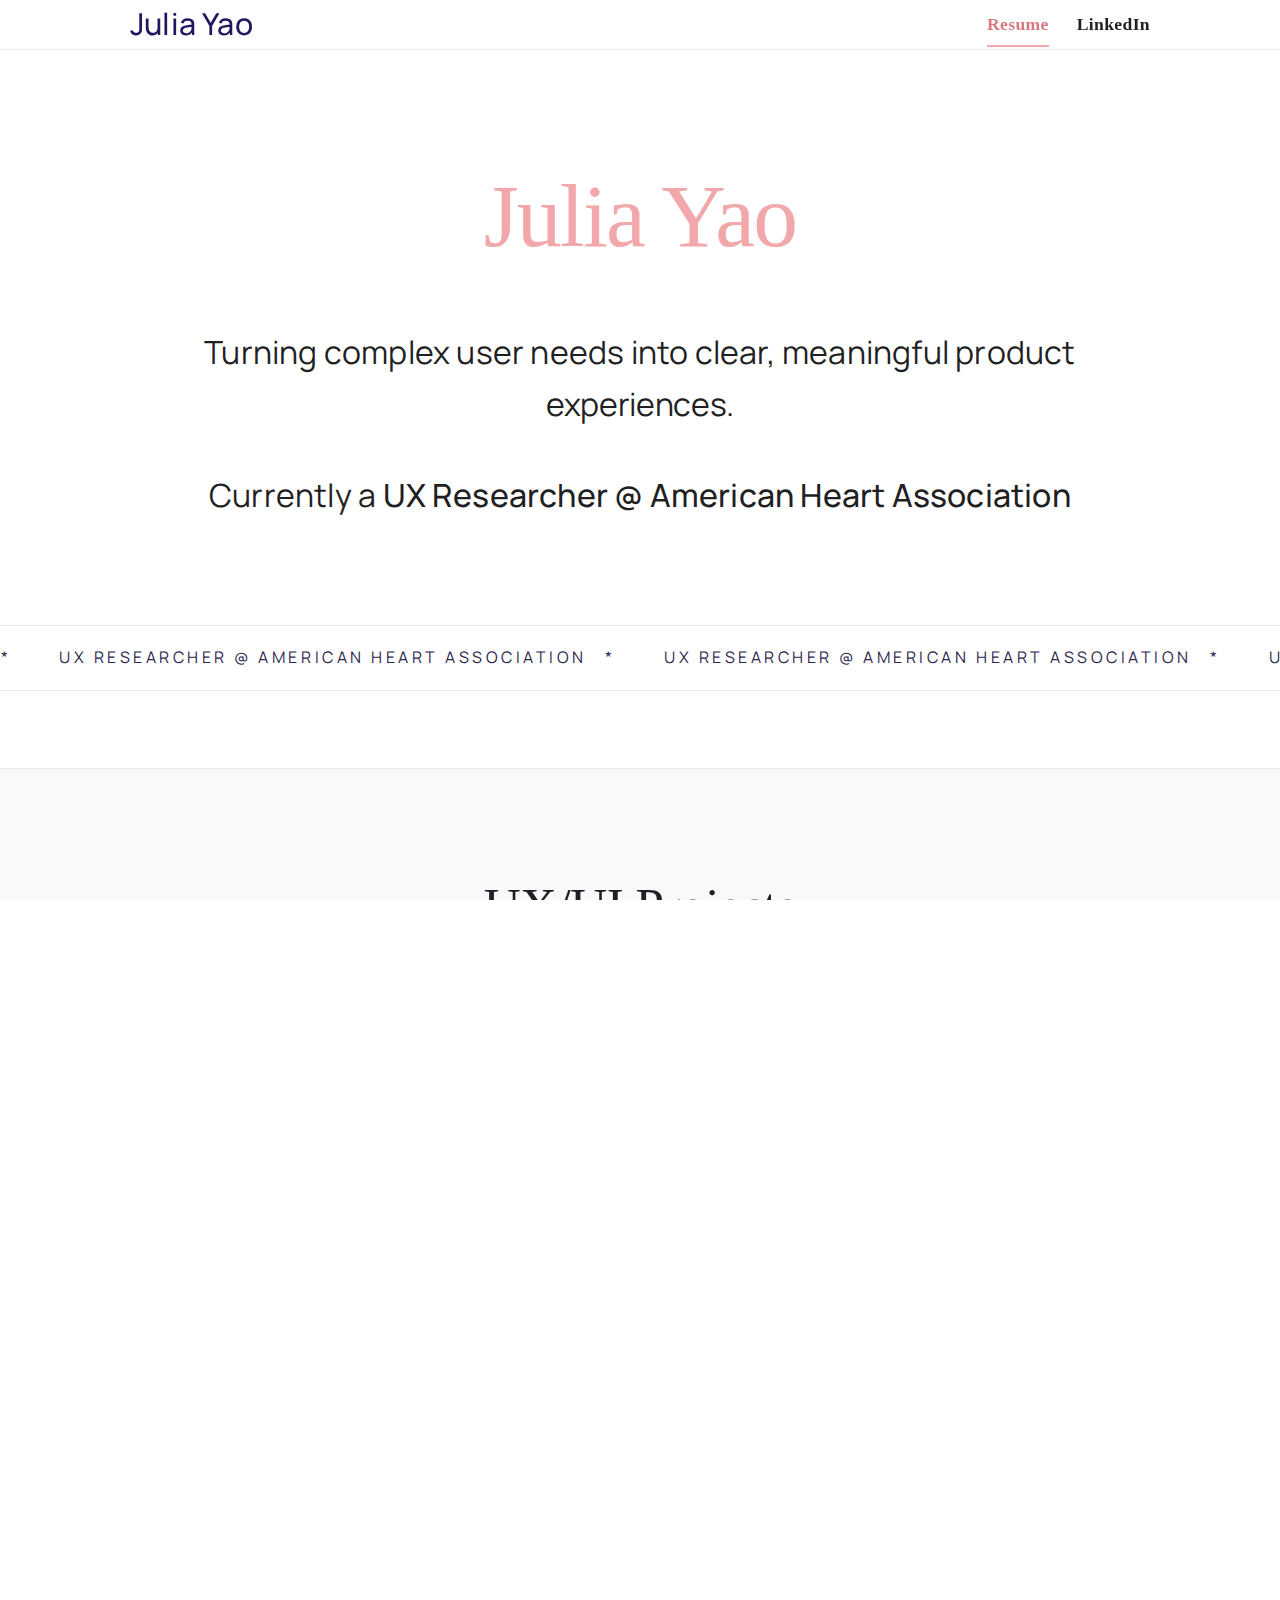
<file: index.html>
<!doctype html>
<html lang="en">

<head>
  <meta charset="utf-8">
  <meta name="viewport" content="width=device-width,initial-scale=1">
  <title>Jyue-An (Julia) Yao — Portfolio</title>
  <meta name="description" content="Responsive homepage with Flexbox layout linking to Projects.">
  <link rel="stylesheet" href="styles/style.css">
  <link rel="stylesheet" href="styles/animation.css">
  <!-- Using system SF font stack via styles/style.css; removed external Google Fonts -->

  <style>
    :root {
      --bg: #ffffff;
      --ink: #141416;
      --ink-2: #1f1f24;
      --ink-3: #6b7280;
      --accent: #f2a7aa;
      --accent-dark: #d87881;
      --card-w: min(980px, 92vw);
      --speed: .35s;
    }

    html, body {
      height: 100%;
      margin: 0;
      padding: 0;
    }

    body {
      background: var(--bg);
      font-family: var(--body-font);
      color: var(--ink);
      line-height: 1.6;
    }

    /* Hero Section Styles */
    .landing-hero {
      background: #ffffff;
      padding: clamp(7rem, 12vw, 9rem) clamp(1.5rem, 6vw, 5rem) clamp(3.5rem, 6vw, 5rem);
      display: flex;
      justify-content: center;
      align-items: center;
      text-align: center;
      min-height: calc(100vh - 140px);
    }

    .landing-hero__inner {
      width: min(920px, 100%);
      display: grid;
      gap: clamp(1.5rem, 4vw, 2.5rem);
      justify-items: center;
    }

    .landing-hero__name {
      font-size: clamp(3.8rem, 9vw, 5.6rem);
      margin: 0;
      font-weight: 500;
      letter-spacing: -0.02em;
      color: var(--accent);
      font-family: "Playfair Display", "Times New Roman", serif;
    }

    .landing-hero__tagline,
    .landing-hero__role {
      margin: 0;
      font-size: clamp(1.4rem, 3.2vw, 2rem);
      font-weight: 400;
      color: var(--ink-2);
    }

    .landing-hero__tagline {
      letter-spacing: -0.01em;
    }

    .landing-hero__role strong {
      font-weight: 500;
    }

    .landing-hero__ticker {
      margin-top: clamp(2.5rem, 5vw, 4rem);
      border-top: 1px solid rgba(20, 20, 22, 0.1);
      border-bottom: 1px solid rgba(20, 20, 22, 0.1);
      overflow: hidden;
      background: #ffffff;
    }

    .landing-hero__ticker-track {
      display: flex;
      gap: 3rem;
      padding: 1.2rem 0;
      white-space: nowrap;
      animation: ticker-scroll 28s linear infinite;
      font-size: 1rem;
      color: var(--ink-3);
      text-transform: uppercase;
      letter-spacing: 0.22em;
    }

    .landing-hero__ticker-track span::after {
      content: " *";
      margin-left: 0.75rem;
    }

    @keyframes ticker-scroll {
      from {
        transform: translateX(0);
      }
      to {
        transform: translateX(-50%);
      }
    }

    /* Header overrides */
    .header {
      background: #ffffffeb;
      border-bottom: 1px solid rgba(20, 20, 22, 0.08);
      box-shadow: none;
      backdrop-filter: blur(14px);
    }

    .nav {
      padding: 1.65rem 0;
    }

    .brand {
      font-family: "Playfair Display", "Times New Roman", serif;
      font-size: 1.9rem;
      font-weight: 500;
      color: var(--ink-2);
    }

    .brand:hover {
      color: var(--accent-dark);
    }

    .nav__links {
      gap: 1.75rem;
      align-items: center;
    }

    .nav__links a {
      font-family: "Playfair Display", "Times New Roman", serif;
      font-size: 1.1rem;
      letter-spacing: 0.02em;
      text-transform: none;
      color: var(--ink-2);
      padding: 0.1rem 0;
      border-radius: 0;
      position: relative;
      transition: color 0.2s ease;
    }

    .nav__links a::after {
      content: "";
      position: absolute;
      left: 0;
      bottom: -0.45rem;
      width: 100%;
      height: 2px;
      background: transparent;
      transition: background 0.2s ease;
    }

    .nav__links a:first-child::after {
      background: var(--accent);
    }

    .nav__links a:first-child {
      color: var(--accent-dark);
    }

    .nav__links a:hover::after {
      background: var(--accent);
    }

    .nav__links a:hover {
      color: var(--accent-dark);
      background: transparent;
    }

    @media (max-width: 768px) {
      .landing-hero {
        padding: clamp(6rem, 16vw, 7rem) clamp(1.25rem, 5vw, 2rem) clamp(3rem, 10vw, 4rem);
        min-height: auto;
      }

      .landing-hero__ticker-track {
        font-size: 0.85rem;
        gap: 2rem;
      }

      .nav {
        padding: 1.25rem 0;
      }

      .nav__links {
        gap: 1.15rem;
      }

      .container {
        padding: 0 1.5rem;
      }

      .projects-grid {
        gap: 1.5rem;
      }

      .project-card {
        padding: 1.65rem;
        border-radius: 20px;
      }

      .project-title {
        font-size: clamp(1.4rem, 6vw, 1.8rem);
      }
    }

    /* Projects Section */
    .home-projects {
      padding: clamp(4.5rem, 9vw, 6rem) 0 clamp(4rem, 8vw, 5.5rem);
      background: #f8f9fb;
      border-top: 1px solid rgba(20, 20, 22, 0.06);
    }

    .container {
      max-width: 1100px;
      margin: 0 auto;
      padding: 0 2.5rem;
    }

    .section__title {
      text-align: center;
      margin-bottom: 1rem;
      font-family: "Playfair Display", "Times New Roman", serif;
      font-size: clamp(2.2rem, 4vw, 3.2rem);
      font-weight: 500;
      color: var(--ink-2);
      letter-spacing: -0.01em;
    }

    .section__subtitle {
      text-align: center;
      color: var(--ink-3);
      font-size: clamp(1.05rem, 2.4vw, 1.2rem);
      margin-bottom: clamp(2.5rem, 5vw, 3.5rem);
      max-width: 640px;
      margin-left: auto;
      margin-right: auto;
      line-height: 1.8;
    }

    .projects-grid {
      display: grid;
      grid-template-columns: repeat(auto-fit, minmax(320px, 1fr));
      gap: clamp(1.75rem, 3vw, 2.5rem);
    }

    .project-card {
      background: #ffffff;
      border-radius: 24px;
      padding: clamp(1.85rem, 4vw, 2.4rem);
      border: 1px solid rgba(20, 20, 22, 0.06);
      text-decoration: none;
      color: inherit;
      display: grid;
      gap: 1.25rem;
      transition: transform 0.25s ease, box-shadow 0.25s ease;
      box-shadow: 0 24px 45px rgba(15, 23, 42, 0.08);
    }

    .project-card:hover {
      transform: translateY(-6px);
      box-shadow: 0 30px 60px rgba(15, 23, 42, 0.12);
    }

    .project-image {
      aspect-ratio: 16/10;
      overflow: hidden;
      border-radius: 18px;
      border: 1px solid rgba(20, 20, 22, 0.05);
    }

    .project-image img {
      width: 100%;
      height: 100%;
      object-fit: cover;
      transition: transform 0.4s ease;
    }

    .project-card:hover .project-image img {
      transform: scale(1.02);
    }

    .project-title {
      font-family: "Playfair Display", "Times New Roman", serif;
      font-size: clamp(1.6rem, 3vw, 2rem);
      color: var(--ink-2);
      margin: 0;
    }

    .project-meta {
      font-size: 0.95rem;
      color: var(--ink-3);
      letter-spacing: 0.08em;
      text-transform: uppercase;
    }

    .project-description {
      font-size: 1.05rem;
      color: var(--ink-2);
      line-height: 1.65;
    }

    .project-tags {
      display: flex;
      flex-wrap: wrap;
      gap: 0.6rem;
    }

    .project-tag {
      background: #f1f3f6;
      border: 1px solid rgba(20, 20, 22, 0.08);
      padding: 0.35rem 0.85rem;
      border-radius: 999px;
      font-size: 0.75rem;
      color: var(--ink-3);
      font-weight: 600;
      letter-spacing: 0.18em;
      text-transform: uppercase;
    }

    /* Project Filter Buttons */
    .project-filters {
      display: flex;
      justify-content: center;
      gap: 1rem;
      margin-bottom: 3rem;
      flex-wrap: wrap;
    }

    .filter-btn {
      padding: 0.75rem 1.75rem;
      border: 2px solid var(--cardinal);
      background: white;
      color: var(--cardinal);
      border-radius: 25px;
      font-weight: 600;
      cursor: pointer;
      transition: all 0.3s ease;
      font-size: 0.95rem;
      position: relative;
      overflow: hidden;
    }

    .filter-btn::before {
      content: '';
      position: absolute;
      top: 0;
      left: -100%;
      width: 100%;
      height: 100%;
      background: var(--cardinal);
      z-index: -1;
      transition: left 0.3s ease;
    }

    .filter-btn:hover::before {
      left: 0;
    }

    .filter-btn:hover {
      color: white;
      background: transparent;
    }

    .filter-btn.active {
      background: var(--cardinal);
      color: white;
    }

    .project-card {
      animation: fadeIn 0.3s ease;
    }

    .project-card.hidden {
      display: none;
    }

    @keyframes fadeIn {
      from {
        opacity: 0;
        transform: translateY(10px);
      }
      to {
        opacity: 1;
        transform: translateY(0);
      }
    }

    footer {
      padding: 2rem 0;
      color: var(--ink-3);
      text-align: center;
      background: white;
    }

    /* Responsive Design */
    @media (max-width: 768px) {
      .projects-grid {
        grid-template-columns: 1fr;
      }
    }
  </style>
</head>

<body>
  <header class="header"></header>
  <script src="components/navbar.js"></script>

  <section class="landing-hero">
    <div class="landing-hero__inner">
      <h1 class="landing-hero__name">Julia Yao</h1>
      <p class="landing-hero__tagline">Turning complex user needs into clear, meaningful product experiences.</p>
      <p class="landing-hero__role">Currently a <strong>UX Researcher @ American Heart Association</strong></p>
      <div class="landing-hero__ticker" aria-hidden="true">
        <div class="landing-hero__ticker-track">
          <span>UX Researcher @ American Heart Association</span>
          <span>UX Researcher @ American Heart Association</span>
          <span>UX Researcher @ American Heart Association</span>
          <span>UX Researcher @ American Heart Association</span>
        </div>
      </div>
    </div>
  </section>

  <section class="home-projects" id="projects">
    <div class="container">
      <h1 class="section__title">UX/UI Projects</h1>
      <p class="section__subtitle">A collection of my UX/UI design projects and development work that showcase my skills in solving real-world problems</p>
      
      <!-- Category Filter Buttons - COMMENTED OUT
      <div class="project-filters">
        <button class="filter-btn active" data-filter="all">All Projects</button>
        <button class="filter-btn" data-filter="design">UI/UX Design Project</button>
        <button class="filter-btn" data-filter="coding">Coding Project</button>
      </div>
      -->

      <div class="projects-grid">
        
        <!-- Thrive -->
        <a href="thrive.html" class="project-card" data-category="design">
          <div class="project-image">
            <img src="img/AHA/New Thrive.png" alt="Thrive app mockup">
          </div>
          <h3 class="project-title">Thrive</h3>
          <p class="project-meta">UIUX Designer/ Researcher (Pro bono consulting) · Aug. 2025 - Present</p>
          <p class="project-description">An entry-level AI health coach that helps users start moving through personalized micro-goals and embedded health education.</p>
          
        </a>
       
 <!-- TechCare -->
        <a href="techcare.html" class="project-card" data-category="design">
          <div class="project-image">
            <img src="img/Techcare/combine.PNG" alt="TechCare cover">
          </div>
          <h3 class="project-title">TechCare (Capstone Project)</h3>
          <p class="project-meta">UIUX Designer · Researcher · Data Analyst Aug. 2020 – Dec. 2021</p>
          <p class="project-description">UX-based solution to improve efficiency in long-term care facilities</p>
          <div class="project-tags">
            <span class="project-tag">AdobeXD</span>
            <span class="project-tag">Prototyping</span>
            <span class="project-tag">UX Research</span>
          </div>
        </a>
        <!-- Recycle Go -->
        <a href="recycle.html" class="project-card" data-category="design">
          <div class="project-image">
            <img src="img/Recycle.png" alt="Recycle Go cover">
          </div>
          <h3 class="project-title">Recycle Go</h3>
          <p class="project-meta">UX Researcher Mar. 2022 - Sept. 2022</p>
          <p class="project-description">Using Design Thinking to Address Packaging Waste</p>
          <div class="project-tags">
            <span class="project-tag">UX Research</span>
            <span class="project-tag">Design Thinking</span>
            <span class="project-tag">UIUX Design</span>
          </div>
        </a>

        <!-- EasyTap -->
        <a href="easytap.html" class="project-card" data-category="coding">
          <div class="project-image">
            <img src="img/EasyTap/Shoe try on.png" alt="EasyTap app mockup">
          </div>
          <h3 class="project-title">EasyTap</h3>
          <p class="project-meta">UIUX Designer/Researcher · Aug. 2025 - Present</p>
          <p class="project-description">Detachable tap dance shoes for dancer</p>
          <div class="project-tags">
            <span class="project-tag">Product Design</span>
            <span class="project-tag">UIUX Design</span>
            <span class="project-tag">User Research</span>
          </div>
        </a>

        

      </div>
    </div>
  </section>

  <footer class="footer">
    <div class="container footer__row" id="contact">
      <p>© <span id="year"></span> Jyue-An Yao</p>
      <!-- <p><a href="projects.html">Projects</a> · <a href="#about">About</a></p> -->
    </div>
  </footer>

  <script>document.getElementById('year').textContent = new Date().getFullYear();</script>
  <script>
    (function () {
      var btn = document.querySelector('.nav-toggle');
      if (!btn) return;
      btn.addEventListener('click', function () {
        var open = document.body.classList.toggle('nav-open');
        btn.setAttribute('aria-expanded', open);
      });
    })();
  </script>

  <!-- Project Filter Script - COMMENTED OUT
  <script>
    document.addEventListener('DOMContentLoaded', function() {
      const filterBtns = document.querySelectorAll('.filter-btn');
      const projectCards = document.querySelectorAll('.project-card');

      filterBtns.forEach(btn => {
        btn.addEventListener('click', function() {
          const filter = this.getAttribute('data-filter');

          // Update active button
          filterBtns.forEach(b => b.classList.remove('active'));
          this.classList.add('active');

          // Filter project cards
          projectCards.forEach(card => {
            const category = card.getAttribute('data-category');
            
            if (filter === 'all' || category === filter) {
              card.classList.remove('hidden');
            } else {
              card.classList.add('hidden');
            }
          });
        });
      });
    });
  </script>
  -->

  <!-- Custom Cursor Bubble Script -->
  <script>
    // Hide default cursor
    document.body.style.cursor = 'none';

    // Create custom cursor bubble
    const cursorBubble = document.createElement('div');
    cursorBubble.className = 'custom-cursor';
    document.body.appendChild(cursorBubble);

    let mouseX = 0;
    let mouseY = 0;

    document.addEventListener('mousemove', (e) => {
      mouseX = e.clientX;
      mouseY = e.clientY;

      // Update cursor bubble position
      cursorBubble.style.left = (mouseX - 10) + 'px';
      cursorBubble.style.top = (mouseY - 10) + 'px';
    });

    // Show cursor bubble on mouse enter
    document.addEventListener('mouseenter', () => {
      cursorBubble.style.opacity = '1';
    });

    // Hide cursor bubble on mouse leave
    document.addEventListener('mouseleave', () => {
      cursorBubble.style.opacity = '0';
    });
  </script>

</body>

</html>
</file>
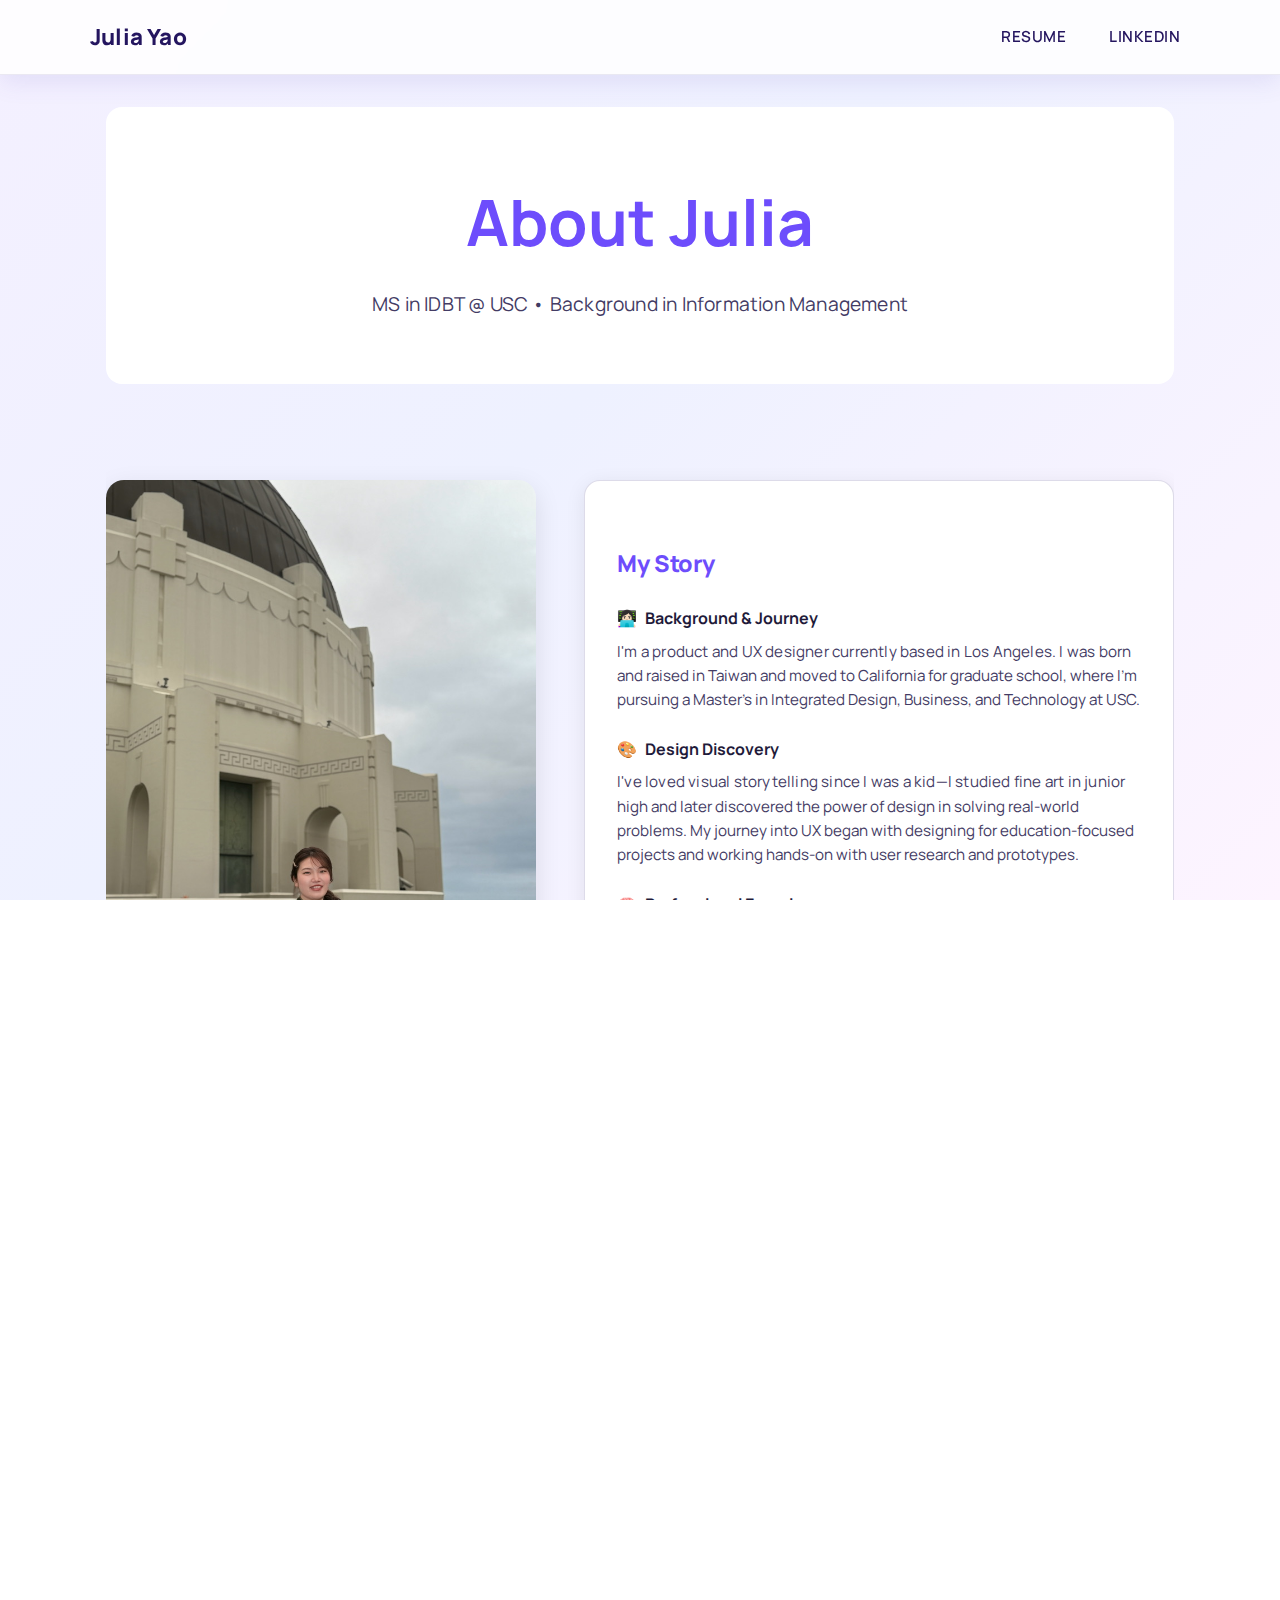
<file: about.html>
<!doctype html>
<html lang="en">
<head>
  <meta charset="utf-8">
  <meta name="viewport" content="width=device-width,initial-scale=1">
  <title>About — Jyue-An (Julia) Yao</title>
  <meta name="description" content="Learn more about Julia Yao - UX/UI Designer and her journey in design.">
  <link rel="stylesheet" href="styles/style.css">
  <!-- Using system SF font stack via styles/style.css; removed external Google Fonts -->
</head>
<body>
  <header class="header"></header>
  <script src="components/navbar.js"></script>

  <main class="container">
    <!-- Hero Section -->
    <section class="hero-about" style="padding: 4rem 2rem; text-align: center; background: white; margin-top: 2rem; border-radius: 16px;">
  <h1 style="font-size: clamp(2.5rem, 5vw, 4rem); margin-bottom: 1rem; color: var(--cardinal); font-family: var(--sf-font);">About Julia</h1>
      <p style="font-size: 1.2rem; color: var(--ink-2); max-width: 600px; margin: 0 auto;">MS in IDBT @ USC • Background in Information Management</p>
    </section>

    <!-- About Content -->
    <section class="section container" id="about">
      <div class="about-grid" style="display:flex; flex-wrap:wrap; gap:3rem; align-items:flex-start; margin-top: 3rem;">
        <!-- Left side image -->
        <div class="about__image" style="flex:1 1 40%; min-width:280px;">
          <img src="img/griffithtop.jpeg" alt="Photo of Jyue-An at Griffith Observatory" style="width:100%; border-radius:18px; box-shadow:0 8px 26px rgba(0,0,0,.1);">
          
          <!-- Quick Facts Card -->
          <div style="background: white; border: 1px solid var(--border); border-radius: 16px; padding: 1.5rem; margin-top: 2rem; box-shadow: 0 4px 20px rgba(0,0,0,.08);">
            <h3 style="margin-bottom: 1rem; color: var(--cardinal);">Quick Facts</h3>
            <div style="display: grid; gap: 0.75rem;">
              <div style="display: flex; align-items: center; gap: 0.75rem;">
                <span style="font-size: 1.2rem;">🎓</span>
                <span><strong>Education:</strong> MS in IDBT, USC</span>
              </div>
              <div style="display: flex; align-items: center; gap: 0.75rem;">
                <span style="font-size: 1.2rem;">📍</span>
                <span><strong>Location:</strong> Los Angeles, CA</span>
              </div>
              <div style="display: flex; align-items: center; gap: 0.75rem;">
                <span style="font-size: 1.2rem;">🌏</span>
                <span><strong>Origin:</strong> Taiwan</span>
              </div>
              <div style="display: flex; align-items: center; gap: 0.75rem;">
                <span style="font-size: 1.2rem;">💼</span>
                <span><strong>Focus:</strong> UX/UI Design</span>
              </div>
              <div style="display: flex; align-items: center; gap: 0.75rem;">
                <span style="font-size: 1.2rem;">🎨</span>
                <span><strong>Passion:</strong> User-Centered Design</span>
              </div>
            </div>
          </div>
        </div>
        
        <!-- Right side text -->
        <div class="about__text" style="flex:1 1 55%; min-width:300px;">
          <div style="background: white; border: 1px solid var(--border); border-radius: 16px; padding: 2rem; box-shadow: 0 4px 20px rgba(0,0,0,.08); margin-bottom: 2rem;">
            <h2 style="color: var(--cardinal); margin-bottom: 1.5rem;">My Story</h2>
            
            <div style="display: grid; gap: 1.5rem;">
              <div>
                <h4 style="color: var(--ink); margin-bottom: 0.5rem; display: flex; align-items: center; gap: 0.5rem;">
                  <span style="color: var(--cardinal);">👩🏻‍💻</span> Background & Journey
                </h4>
                <p style="color: var(--ink-2); font-size: 0.95rem;">I'm a product and UX designer currently based in Los Angeles. I was born and raised in Taiwan and moved to California for graduate school, where I'm pursuing a Master's in Integrated Design, Business, and Technology at USC.</p>
              </div>
              
              <div>
                <h4 style="color: var(--ink); margin-bottom: 0.5rem; display: flex; align-items: center; gap: 0.5rem;">
                  <span style="color: var(--cardinal);">🎨</span> Design Discovery
                </h4>
                <p style="color: var(--ink-2); font-size: 0.95rem;">I've loved visual storytelling since I was a kid—I studied fine art in junior high and later discovered the power of design in solving real-world problems. My journey into UX began with designing for education-focused projects and working hands-on with user research and prototypes.</p>
              </div>
              
              <div>
                <h4 style="color: var(--ink); margin-bottom: 0.5rem; display: flex; align-items: center; gap: 0.5rem;">
                  <span style="color: var(--cardinal);">🧠</span> Professional Experience
                </h4>
                <p style="color: var(--ink-2); font-size: 0.95rem;">I've worked on cross-disciplinary teams involving data analytics, IT, and design. My capstone project aimed to improve service experiences in Taiwan's long-term care system, and I've also created digital learning tools for young students in rural areas.</p>
              </div>
              
              <div>
                <h4 style="color: var(--ink); margin-bottom: 0.5rem; display: flex; align-items: center; gap: 0.5rem;">
                  <span style="color: var(--cardinal);">📸</span> Creative Pursuits
                </h4>
                <p style="color: var(--ink-2); font-size: 0.95rem;">I also love capturing moments through my iPhone 16 Pro—whether it's spontaneous street scenes, quiet light, or short-form video. Photography and video editing are creative habits that fuel my design sense and storytelling intuition.</p>
              </div>
              
              <div>
                <h4 style="color: var(--ink); margin-bottom: 0.5rem; display: flex; align-items: center; gap: 0.5rem;">
                  <span style="color: var(--cardinal);">🕺</span> Life Balance
                </h4>
                <p style="color: var(--ink-2); font-size: 0.95rem;">Outside of work, I tap dance to clear my mind, go jogging to stay energized, read to explore new ideas, and meditate to reconnect with myself. Balance is part of my creative rhythm.</p>
              </div>
            </div>
          </div>

          <!-- Design Philosophy -->
          <div style="background: white; border: 1px solid var(--border); border-radius: 16px; padding: 2rem; box-shadow: 0 4px 20px rgba(0,0,0,.08);">
            <h2 style="color: var(--cardinal); margin-bottom: 1.5rem;">Design Philosophy</h2>
            
            <div style="display: grid; gap: 1.5rem;">
              <div>
                <h4 style="color: var(--ink); margin-bottom: 0.5rem; display: flex; align-items: center; gap: 0.5rem;">
                  <span style="color: var(--cardinal);">🎯</span> User-Centered Approach
                </h4>
                <p style="color: var(--ink-2); font-size: 0.95rem;">I believe great design starts with deep empathy for users and understanding their real needs, not just their expressed wants.</p>
              </div>
              
              <div>
                <h4 style="color: var(--ink); margin-bottom: 0.5rem; display: flex; align-items: center; gap: 0.5rem;">
                  <span style="color: var(--cardinal);">⚡</span> Iterative Process
                </h4>
                <p style="color: var(--ink-2); font-size: 0.95rem;">Through rapid prototyping and continuous testing, I create solutions that evolve with user feedback and changing requirements.</p>
              </div>
              
              <div>
                <h4 style="color: var(--ink); margin-bottom: 0.5rem; display: flex; align-items: center; gap: 0.5rem;">
                  <span style="color: var(--cardinal);">🌟</span> Accessible Design
                </h4>
                <p style="color: var(--ink-2); font-size: 0.95rem;">Inclusive design isn't an afterthought—it's fundamental to creating products that work for everyone, regardless of ability or background.</p>
              </div>
            </div>
          </div>
        </div>
      </div>

      <!-- Skills Section -->
      <div style="margin-top: 4rem; text-align: center;">
        <h2 style="color: var(--cardinal); margin-bottom: 2rem; font-size: clamp(1.5rem, 3vw, 2rem);">Skills & Expertise</h2>
        
        <!-- Skills Grid -->
        <div style="display: grid; grid-template-columns: repeat(auto-fit, minmax(250px, 1fr)); gap: 2rem; margin-bottom: 3rem;">
          
          <!-- Design Skills -->
          <div style="background: white; border: 1px solid var(--border); border-radius: 16px; padding: 2rem; box-shadow: 0 4px 20px rgba(0,0,0,.08);">
            <h3 style="color: var(--cardinal); margin-bottom: 1rem; display: flex; align-items: center; justify-content: center; gap: 0.5rem;">
              <span style="font-size: 1.5rem;">🎨</span> Design Skills
            </h3>
            <div class="skills" style="display: flex; flex-wrap: wrap; gap: 0.5rem; justify-content: center;">
              <span class="pill">UI/UX Design</span>
              <span class="pill">User Research</span>
              <span class="pill">Prototyping</span>
              <span class="pill">Information Architecture</span>
              <span class="pill">Usability Testing</span>
              <span class="pill">Design Systems</span>
            </div>
          </div>

          <!-- Technical Skills -->
          <div style="background: white; border: 1px solid var(--border); border-radius: 16px; padding: 2rem; box-shadow: 0 4px 20px rgba(0,0,0,.08);">
            <h3 style="color: var(--cardinal); margin-bottom: 1rem; display: flex; align-items: center; justify-content: center; gap: 0.5rem;">
              <span style="font-size: 1.5rem;">💻</span> Technical Skills
            </h3>
            <div class="skills" style="display: flex; flex-wrap: wrap; gap: 0.5rem; justify-content: center;">
              <span class="pill">HTML/CSS</span>
              <span class="pill">JavaScript</span>
              <span class="pill">Figma</span>
              <span class="pill">Adobe XD</span>
              <span class="pill">Photoshop</span>
              <span class="pill">Data Analysis</span>
            </div>
          </div>

          <!-- Soft Skills -->
          <div style="background: white; border: 1px solid var(--border); border-radius: 16px; padding: 2rem; box-shadow: 0 4px 20px rgba(0,0,0,.08);">
            <h3 style="color: var(--cardinal); margin-bottom: 1rem; display: flex; align-items: center; justify-content: center; gap: 0.5rem;">
              <span style="font-size: 1.5rem;">🤝</span> Soft Skills
            </h3>
            <div class="skills" style="display: flex; flex-wrap: wrap; gap: 0.5rem; justify-content: center;">
              <span class="pill">Team Collaboration</span>
              <span class="pill">Problem Solving</span>
              <span class="pill">Communication</span>
              <span class="pill">Leadership</span>
              <span class="pill">Adaptability</span>
              <span class="pill">Creative Thinking</span>
            </div>
          </div>
        </div>
      </div>

      <!-- Personal Interests -->
      <div style="background: white; border-radius: 16px; padding: 3rem 2rem; margin-top: 3rem; text-align: center;">
        <h2 style="color: var(--cardinal); margin-bottom: 2rem;">Outside of work</h2>
        <div style="display: grid; grid-template-columns: repeat(auto-fit, minmax(200px, 1fr)); gap: 1.5rem; max-width: 800px; margin: 0 auto;">
          
          <div style="display: flex; flex-direction: column; align-items: center; gap: 0.5rem;">
            <span style="font-size: 3rem;">🕺</span>
            <h4 style="margin: 0; color: var(--ink);">Tap Dancing</h4>
            <p style="margin: 0; color: var(--ink-2); font-size: 0.9rem;">Rhythm and movement help clear my mind</p>
          </div>

          <div style="display: flex; flex-direction: column; align-items: center; gap: 0.5rem;">
            <span style="font-size: 3rem;">📸</span>
            <h4 style="margin: 0; color: var(--ink);">Photography</h4>
            <p style="margin: 0; color: var(--ink-2); font-size: 0.9rem;">Capturing moments and visual storytelling</p>
          </div>

          <div style="display: flex; flex-direction: column; align-items: center; gap: 0.5rem;">
            <span style="font-size: 3rem;">🏃‍♀️</span>
            <h4 style="margin: 0; color: var(--ink);">Running</h4>
            <p style="margin: 0; color: var(--ink-2); font-size: 0.9rem;">Staying energized and finding focus</p>
          </div>

          <div style="display: flex; flex-direction: column; align-items: center; gap: 0.5rem;">
            <span style="font-size: 3rem;">🧘‍♀️</span>
            <h4 style="margin: 0; color: var(--ink);">Meditation</h4>
            <p style="margin: 0; color: var(--ink-2); font-size: 0.9rem;">Reconnecting with myself and finding balance</p>
          </div>
        </div>
      </div>


     
    </section>
  </main>

  <footer class="footer">
    <div class="container footer__row">
      <p>© <span id="year"></span> Jyue-An Yao</p>
     
    </div>
  </footer>

  <script>document.getElementById('year').textContent = new Date().getFullYear();</script>

  <!-- Mobile Responsive Styles -->
  <style>
    .pill {
      background: white;
      border: 1px solid var(--border, #e5e7eb);
      padding: 0.5rem 0.75rem;
      border-radius: 999px;
      font-size: 0.85rem;
      color: var(--ink-2);
      transition: all 0.2s ease;
    }
    
    .pill:hover {
      border-color: var(--cardinal);
      color: var(--cardinal);
      transform: translateY(-1px);
    }

    .btn:hover {
      transform: translateY(-2px);
      box-shadow: 0 6px 20px rgba(0,0,0,0.15);
    }

    @media (max-width: 768px) {
      .about-grid {
        flex-direction: column !important;
        gap: 2rem !important;
      }
      
      .hero-about {
        padding: 2rem 1rem !important;
        margin-top: 1rem !important;
      }

      .about__image, .about__text {
        flex: 1 1 100% !important;
        min-width: auto !important;
      }
    }
  </style>
</body>
</html>
</file>
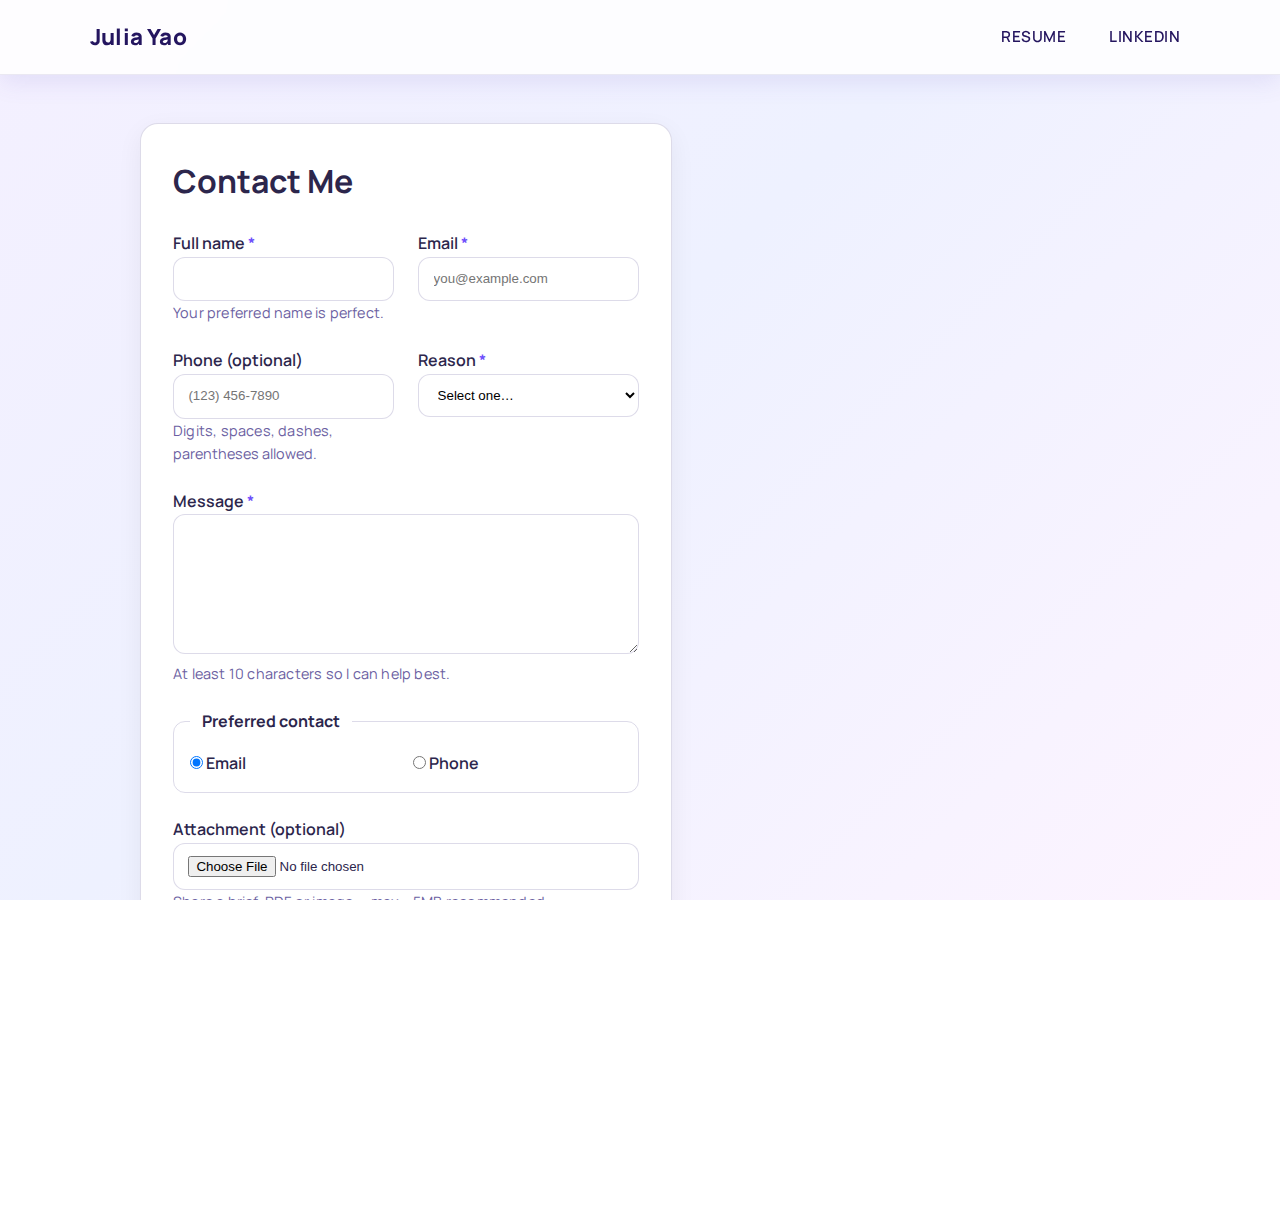
<file: contact.html>
<!DOCTYPE html>
<!--
AI DISCLOSURE: This HTML document was created with assistance from GitHub Copilot AI.
AI was used to help structure the semantic HTML, organize content sections, and enhance
the biographical information based on provided resume details. All personal information,
career history, and achievements are factually accurate and belong to Jake Spurlock.
The professor (Jake Spurlock) provided the content direction, personal details, and
made manual edits to ensure accuracy and completeness.
-->
<html lang="en">
<head>
  <meta charset="utf-8" />
  <meta name="viewport" content="width=device-width, initial-scale=1" />
  <title>Contact — Jyue‑An (Julia) Yao</title>
  <meta name="description" content="Contact form for Julia Yao — UX / Product Designer." />

  <!-- Re‑use your shared site styles -->
  <link rel="stylesheet" href="styles/style.css" />

  <!-- Form‑only styles (scoped)  -->
  <style>
    :root{
      --focus: var(--gold);
      --error:#b42318; /* accessible red */
      --okay:#047857; /* accessible green */
    }
    .main {
  padding: var(--s6) 0;
  display: flex;
  justify-content: center;
}

.form-wrap {
  display: grid;
  grid-template-columns: 1.1fr .9fr;
  gap: var(--s5);
  max-width: 1000px;
  width: 100%;
}

    .form-card{background:var(--white);border:1px solid var(--border);border-radius:var(--r2);padding:var(--s5);box-shadow:0 8px 26px rgba(0,0,0,.06)}
    .form-card h1{font-size:clamp(1.5rem,3vw,2rem);margin-bottom:var(--s3)}

    form{display:grid;gap:var(--s4)}
    .row{display:grid;grid-template-columns:1fr 1fr;gap:var(--s4)}

    label{font-weight:600}
    .hint{color:var(--ink-3);font-size:.9rem}
    .required::after{content:" *";color:var(--cardinal)}

    input[type="text"], input[type="email"], input[type="tel"], input[type="file"],
    select, textarea{
      width:100%;padding:.75rem .9rem;border:1px solid var(--border);border-radius:12px;line-height:1.4;background:#fff
    }
    textarea{min-height:140px;resize:vertical}
    input:focus, select:focus, textarea:focus{outline:3px solid var(--focus);outline-offset:3px}

    fieldset{border:1px solid var(--border);border-radius:12px;padding:var(--s3)}
    legend{padding:0 var(--s2);font-weight:700}

    .actions{display:flex;gap:var(--s3);align-items:center}
    .btn[disabled]{opacity:.6;cursor:not-allowed}

    /* Validation visuals */
    .is-invalid{border-color:var(--error)}
    .errors{color:var(--error);font-size:.95rem}
    .sr-only{position:absolute;width:1px;height:1px;padding:0;margin:-1px;overflow:hidden;clip:rect(0,0,0,0);white-space:nowrap;border:0}

    .sidebar{display:flex;flex-direction:column;gap:var(--s4)}
    .tip{background:#fff;border:1px solid var(--border);border-radius:var(--r1);padding:var(--s4)}
    .tip h3{font-size:1.05rem;margin-bottom:.25rem}
    .success{display:none;margin-top:var(--s3);background:#ecfdf5;border:1px solid #a7f3d0;color:var(--okay);padding:var(--s3);border-radius:12px}

    @media (max-width: 900px){
      .form-wrap{grid-template-columns:1fr}
    }
  </style>
</head>
<body>
  <!-- Site Header (re‑use Week03 nav styles) -->
  <header class="header"></header>
  <script src="components/navbar.js"></script>

  <main class="main container" id="main">
    <div class="form-wrap">

      <!-- Contact Form Card -->
      <section class="form-card" aria-labelledby="contactTitle">
        <h1 id="contactTitle">Contact Me</h1>
        <p class="section__subtitle"></p>

        <!-- Accessible live region for form status -->
        <div id="formStatus" class="sr-only" role="status" aria-live="polite"></div>

        <form id="contactForm" novalidate>
          <!-- Honeypot for basic bot filtering -->
          <div aria-hidden="true" style="position:absolute;left:-5000px;">
            <label for="company">Company</label>
            <input type="text" id="company" name="company" tabindex="-1" autocomplete="off" />
          </div>

          <div class="row">
            <div>
              <label for="name" class="required">Full name</label>
              <input id="name" name="name" type="text" inputmode="text" autocomplete="name" required aria-describedby="nameHint" />
              <p id="nameHint" class="hint">Your preferred name is perfect.</p>
            </div>
            <div>
              <label for="email" class="required">Email</label>
              <input id="email" name="email" type="email" autocomplete="email" placeholder="you@example.com" required />
            </div>
          </div>

          <div class="row">
            <div>
              <label for="phone">Phone (optional)</label>
              <input id="phone" name="phone" type="tel" inputmode="tel" placeholder="(123) 456-7890" pattern="^\+?[0-9().\-\s]{7,}$" aria-describedby="phoneHint" />
              <p id="phoneHint" class="hint">Digits, spaces, dashes, parentheses allowed.</p>
            </div>
            <div>
              <label for="reason" class="required">Reason</label>
              <select id="reason" name="reason" required>
                <option value="" disabled selected>Select one…</option>
                <option>Project inquiry</option>
                <option>Collaboration</option>
                <option>Speaking / event</option>
                <option>Other</option>
              </select>
            </div>
          </div>

          <div>
            <label for="message" class="required">Message</label>
            <textarea id="message" name="message" required minlength="10" maxlength="2000" aria-describedby="msgHint"></textarea>
            <p id="msgHint" class="hint">At least 10 characters so I can help best.</p>
          </div>

          <fieldset>
            <legend>Preferred contact</legend>
            <div class="row" style="grid-template-columns:auto auto;align-items:center">
              <label><input type="radio" name="contact_pref" value="email" checked /> Email</label>
              <label><input type="radio" name="contact_pref" value="phone" /> Phone</label>
            </div>
          </fieldset>

          <div>
            <label for="attachment">Attachment (optional)</label>
            <input id="attachment" name="attachment" type="file" accept=".pdf,.png,.jpg,.jpeg" />
            <p class="hint">Share a brief, PDF or image — max ~5MB recommended.</p>
          </div>

          <label class="" style="display:flex;gap:.6rem;align-items:center">
            <input id="newsletter" name="newsletter" type="checkbox" />
            <span>Get occasional updates (few per year)</span>
          </label>

          <div id="errorList" class="errors" aria-live="polite"></div>
          <div class="success" id="success">
            ✅ Thanks! Your message was validated on the client side and would be sent to my inbox on a live backend.
          </div>

          <div class="actions">
            <button class="btn btn--primary" type="submit" id="submitBtn">Send message</button>
            <button class="btn btn--ghost" type="reset">Reset</button>
          </div>
        </form>
      </section>

      </aside>
    </div>
  </main>

  <footer class="footer">
    <div class="container footer__row">
      <p>© <span id="year"></span> Jyue‑An Yao</p>
  <p><a href="projects.html">Experience</a> · <a href="favorite.html">Favorites</a></p>
    </div>
  </footer>

  <script>
    // Set year in footer
    document.getElementById('year').textContent = new Date().getFullYear();

    // Client‑side validation with helpful messages
    const form = document.getElementById('contactForm');
    const errorList = document.getElementById('errorList');
    const status = document.getElementById('formStatus');
    const success = document.getElementById('success');

    // Utility: mark invalid/valid
    function toggleInvalid(el){
      if (!el.checkValidity()) el.classList.add('is-invalid');
      else el.classList.remove('is-invalid');
    }

    // Validate while typing / changing
    form.querySelectorAll('input, select, textarea').forEach(el => {
      el.addEventListener('input', () => toggleInvalid(el));
      el.addEventListener('blur', () => toggleInvalid(el));
    });

    form.addEventListener('submit', (e) => {
      e.preventDefault();

      // Basic honeypot check
      const botField = form.querySelector('#company');
      if (botField && botField.value.trim() !== '') {
        status.textContent = 'Bot detected — submission blocked.';
        errorList.textContent = 'Submission blocked.';
        return;
      }

      // Build an error summary
      const fields = ['name','email','message','reason'];
      const problems = [];
      fields.forEach(id => {
        const el = document.getElementById(id);
        toggleInvalid(el);
        if (!el.checkValidity()) {
          const label = form.querySelector(`label[for="${id}"]`)?.textContent?.replace(' *','') || id;
          problems.push(`${label} is required or invalid.`);
        }
      });

      const phone = document.getElementById('phone');
      if (phone.value && !phone.checkValidity()) {
        problems.push('Phone format looks invalid.');
        phone.classList.add('is-invalid');
      }

      if (problems.length){
        errorList.innerHTML = '<ul>' + problems.map(p=>`<li>${p}</li>`).join('') + '</ul>';
        status.textContent = 'Please fix the form errors.';
        errorList.focus?.();
        return;
      }

      // If valid: show success, reset form (demo only)
      errorList.textContent = '';
      success.style.display = 'block';
      status.textContent = 'Form validated and submitted (demo).';
      form.reset();

      // Move focus to success for a11y
      success.setAttribute('tabindex','-1');
      success.focus();
      setTimeout(()=>success.removeAttribute('tabindex'), 100);
    });
  </script>
</body>
</html>
</file>
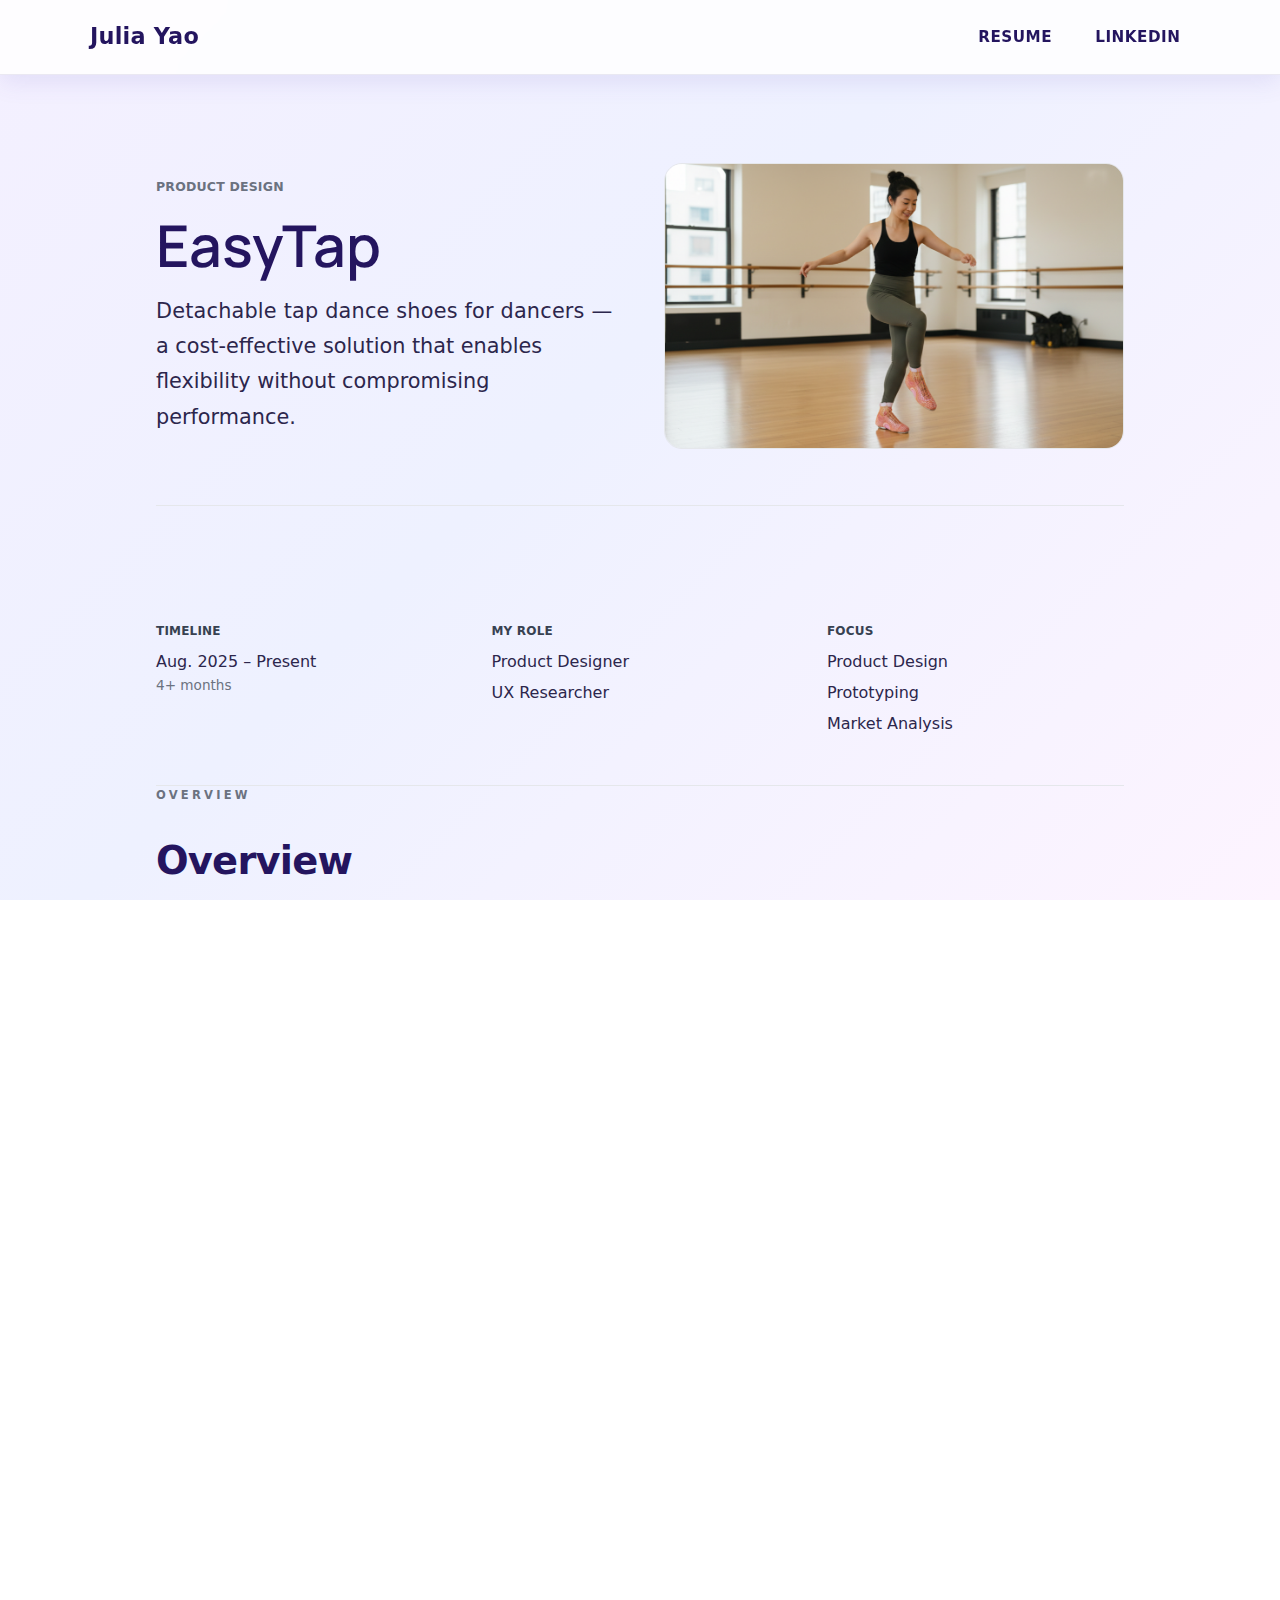
<file: easytap.html>
<!doctype html>
<html lang="en">
<head>
  <meta charset="utf-8">
  <meta name="viewport" content="width=device-width,initial-scale=1">
  <title>EasyTap — Detachable Tap Shoes — Project</title>
  <meta name="description" content="EasyTap — innovative product design for detachable tap shoes.">
  <link rel="stylesheet" href="styles/style.css">
  <link rel="preconnect" href="https://fonts.googleapis.com">
  <link rel="preconnect" href="https://fonts.gstatic.com" crossorigin>
  <link href="https://fonts.googleapis.com/css2?family=Jockey+One&display=swap" rel="stylesheet">
  <!-- SF Pro Display font - using system font stack for SF -->
  <style>
    @supports (font-family: "SF Pro Display") {
      :root {
        --sf-font: "SF Pro Display", -apple-system, BlinkMacSystemFont, "Segoe UI", system-ui, sans-serif;
      }
    }
    @supports not (font-family: "SF Pro Display") {
      :root {
        --sf-font: -apple-system, BlinkMacSystemFont, "Segoe UI", system-ui, sans-serif;
      }
    }

    .case-page {
      width: 100%;
      margin: 0;
      padding: 0 0 5rem;
      background: #f6f5ff;
    }

    .hero-full {
      width: 100%;
      display: flex;
      justify-content: center;
      background: linear-gradient(180deg, #f5f4ff 0%, rgba(255, 255, 255, 0.4) 100%);
      padding: clamp(3rem, 8vw, 6rem) clamp(2rem, 9vw, 6.5rem);
    }

    .hero-right {
      width: min(1100px, 100%);
    }

    .hero-right img {
      width: 100%;
      height: auto;
      border-radius: 20px;
      box-shadow: 0 28px 60px rgba(30, 41, 59, 0.18);
    }

    .case-study-container {
      width: 100%;
      margin: 0;
      padding: 0;
    }

    .case-content {
      display: grid;
      gap: 0;
    }

    .case-content section {
      width: 100%;
      margin: 0;
      padding: clamp(3rem, 8vw, 5rem) 0;
      background: linear-gradient(180deg, rgba(110, 104, 255, 0.08) 0%, rgba(255, 255, 255, 0.85) 100%);
      scroll-margin-top: 100px;
    }

    .case-content section:nth-of-type(even) {
      background: linear-gradient(180deg, rgba(255, 255, 255, 0.95) 0%, rgba(110, 104, 255, 0.06) 100%);
    }

    .section-inner {
      width: min(1100px, 92vw);
      margin: 0 auto;
      background: #ffffff;
      border-radius: 28px;
      padding: clamp(2.5rem, 5vw, 3.75rem);
      box-shadow: 0 28px 60px rgba(15, 23, 42, 0.12);
      display: grid;
      gap: clamp(1.5rem, 4vw, 2.5rem);
    }

    .section-inner h2 {
      margin: 0;
    }

    @media (max-width: 768px) {
      .hero-full {
        padding: clamp(2.5rem, 12vw, 4.5rem) clamp(1.5rem, 8vw, 3rem);
      }

      .section-inner {
        border-radius: 20px;
        padding: clamp(2rem, 8vw, 3rem);
      }
    }
  </style>
</head>
<body>
  <header class="header"></header>
  <script src="components/navbar.js"></script>

  <main class="case-shell">
    <section class="hero-banner">
      <div class="hero-copy">
        <p class="hero-eyebrow">Product Design</p>
        <h1 class="hero-title">EasyTap</h1>
        <p class="hero-summary">Detachable tap dance shoes for dancers — a cost-effective solution that enables flexibility without compromising performance.</p>
      </div>
      <div class="hero-art">
        <img src="img/EasyTap/Shoe try on.png" alt="EasyTap Product Mockup">
      </div>
    </section>

    <section>
      <!-- Meta Row (Thrive-style) -->
      <div class="case-meta-row">
        <article class="meta-card">
          <p class="meta-label">Timeline</p>
          <ul class="meta-list">
            <li>Aug. 2025 – Present <span>4+ months</span></li>
          </ul>
        </article>
        <article class="meta-card">
          <p class="meta-label">My Role</p>
          <ul class="meta-list">
            <li>Product Designer</li>
            <li>UX Researcher</li>
          </ul>
        </article>
        <article class="meta-card">
          <p class="meta-label">Focus</p>
          <ul class="meta-list">
            <li>Product Design</li>
            <li>Prototyping</li>
            <li>Market Analysis</li>
          </ul>
        </article>
      </div>

      <!-- Case Study with Left Navigation -->
      <div class="case-study-container">
        <!-- <nav class="case-nav">
          <h3>Case Study</h3>
          <ul>
            <li><a href="#overview" class="active">Overview</a></li>
            <li><a href="#research">Research</a></li>
            <li><a href="#ideation">Ideation</a></li>
            <li><a href="#solution">Solution</a></li>
          </ul>
        </nav> -->

        <div>
          <section id="overview" class="case-section">
            <span class="section-tag">Overview</span>
            <h2 class="section-title">Overview</h2>
            <div class="insight-grid">
                <div>
                  <h3 style="color: var(--heading-color); font-family: var(--sf-font);">Impact — For Dancers</h3>
                  <ul style="color: var(--text-color);">
                    <li>Reduced financial burden on tap dancing</li>
                    <li>Increased flexibility in shoe choices</li>
                    <li>Better portability for travel and training</li>
                    <li>Access to quality tap dancing for more people</li>
                  </ul>
                </div>
                <div>
                  <h3 style="color: var(--heading-color); font-family: var(--sf-font);">Impact — For the Industry</h3>
                  <ul style="color: var(--text-color);">
                    <li>More accessible tap dancing to wider audience</li>
                    <li>Innovative approach to traditional product</li>
                    <li>Growing market for affordable solutions</li>
                  </ul>
                </div>
            </div>
          </section>
          <section id="research" class="case-section">
            <span class="section-tag">Research</span>
            <h2 class="section-title">Research</h2>
            <p class="section-lead">
              Dancers face challenges with traditional tap shoes: high cost, difficulty in transportation, and the burden of carrying multiple pairs. Many dancers wish for a more flexible, cost-effective solution that doesn't compromise on performance.
            </p>
          </section>

          <section id="ideation" class="case-section">
            <span class="section-tag">Ideation</span>
            <h2 class="section-title">Ideation</h2>
            <p class="section-lead">
              <strong style="color: #0052a3;">How might we</strong> create an affordable, portable tap shoe solution that enables dancers to reduce costs and carrying burden while maintaining performance quality?
            </p>
          </section>

          <section id="solution" class="case-section">
            <span class="section-tag">Solution</span>
            <h2 class="section-title">Solution</h2>
            <p class="section-lead">
              <strong style="color: #8B0000;">EasyTap</strong> is a detachable tap shoe system that allows dancers to convert regular dance shoes into tap shoes, reducing cost and carrying burden while providing professional-grade performance.
            </p>

              <div class="persona-gallery">
                <div class="persona-stage">
                  <div class="persona-slide is-active" id="persona-1">
                    <img src="img/EasyTap/EasytapPersona1.png" alt="EasyTap Persona 1">
                  </div>
                  <div class="persona-slide" id="persona-2">
                    <img src="img/EasyTap/EasyTapPersona2.png" alt="EasyTap Persona 2">
                  </div>
                  <button class="persona-nav-btn" type="button" onclick="prevPersona()">‹</button>
                  <button class="persona-nav-btn" type="button" onclick="nextPersona()">›</button>
                </div>
                <div class="persona-dots">
                  <span class="persona-dot active" onclick="showPersona(1)" id="dot-1"></span>
                  <span class="persona-dot" onclick="showPersona(2)" id="dot-2"></span>
                </div>
              </div>

              <section>
                <h3>Key Features</h3>
                <div style="display: grid">
                  <div>
                    <ul class="cols">
                      <li><strong>Detachable Design</strong> — easily attach and detach tap soles</li>
                      <li><strong>Cost-Effective</strong> — reduce investment in multiple tap shoes</li>
                      <li><strong>Lightweight</strong> — portable and easy to carry</li>
                      <li><strong>Professional Sound</strong> — high-quality tap performance</li>
                      <li><strong>Universal Compatibility</strong> — works with various dance shoes</li>
                    </ul>
                  </div>
                </div>
              </section>

              <section>
                <h3>Design Approach</h3>
                <p>
                  The design prioritizes accessibility and affordability while maintaining the performance quality that professional and amateur dancers expect. Every detail was considered to balance functionality, cost, and user experience.
                </p>
              </section>

              <section>
                <h3>Sketches</h3>
                <div class="section-image">
                  <img src="img/EasyTap/EasyTap.png" alt="EasyTap Features">
                </div>
              </section>

              <section>
                <h3>Illustrator Colorway</h3>
                <div class="section-image">
                  <img src="img/EasyTap/illustrator.png" alt="EasyTap Features">
                </div>
              </section>

              <div class="case-footer">
                <p class="case-footer__title">Thanks for reading EasyTap</p>
                <div class="case-footer__actions">
                  <a href="projects.html" class="btn btn--ghost">Back to Projects</a>
                  <a href="thrive.html" class="btn btn--primary">Read Thrive →</a>
                </div>
              </div>
          </section>
        </div>
      </div>
    </section>
  </main>

  <footer class="footer">
    <div class="container footer__row">
      <p>© <span id="year"></span> Jyue-An Yao</p>
    </div>
  </footer>

  <script>document.getElementById('year').textContent = new Date().getFullYear();</script>
  <script src="components/navbar.js"></script>
  <!-- Persona slider and smooth scrolling -->
  <script>
    let currentPersona = 1;

    function showPersona(n) {
      currentPersona = n;
      updatePersonaDisplay();
    }

    function nextPersona() {
      currentPersona = currentPersona === 1 ? 2 : 1;
      updatePersonaDisplay();
    }

    function prevPersona() {
      currentPersona = currentPersona === 1 ? 2 : 1;
      updatePersonaDisplay();
    }

    function updatePersonaDisplay() {
      const slides = document.querySelectorAll('.persona-slide');
      const dots = document.querySelectorAll('.persona-dot');
      slides.forEach((slide, index) => {
        slide.classList.toggle('is-active', index === currentPersona - 1);
      });
      dots.forEach((dot, index) => {
        dot.classList.toggle('active', index === currentPersona - 1);
      });
    }

    updatePersonaDisplay();

    // Smooth scrolling for navigation links
    document.querySelectorAll('.case-nav a').forEach(link => {
      link.addEventListener('click', function(e) {
        e.preventDefault();
        const targetId = this.getAttribute('href').substring(1);
        const targetSection = document.getElementById(targetId);
        if (targetSection) {
          window.scrollTo({ top: targetSection.offsetTop - 80, behavior: 'smooth' });
        }
      });
    });

    // Update active state on scroll
    window.addEventListener('scroll', () => {
      const sections = document.querySelectorAll('.case-content section');
      const navLinks = document.querySelectorAll('.case-nav a');
      let current = '';
      sections.forEach(section => {
        const sectionTop = section.offsetTop;
        if (window.pageYOffset >= sectionTop - 150) {
          current = section.getAttribute('id');
        }
      });
      navLinks.forEach(link => {
        link.classList.remove('active');
        if (link.getAttribute('href') === '#' + current) {
          link.classList.add('active');
        }
      });
    });
  </script>
  <style>
    /* Thrive-style container and section layout */
    .case-shell {
      max-width: 1080px;
      margin: 0 auto;
      padding: clamp(4rem, 8vw, 5.5rem) clamp(1.5rem, 5vw, 3.5rem) clamp(6rem, 9vw, 7rem);
      display: grid;
      gap: clamp(3rem, 7vw, 4.5rem);
    }

    .hero-banner {
      display: grid;
      grid-template-columns: repeat(auto-fit, minmax(280px, 1fr));
      gap: clamp(1.75rem, 4vw, 3rem);
      align-items: center;
      padding-bottom: clamp(2.5rem, 5vw, 3.5rem);
      border-bottom: 1px solid #e5e7eb;
    }

    .hero-copy { display: grid; gap: 1.15rem; }
    .hero-eyebrow { font-size: 0.78rem; text-transform: uppercase; letter-spacing: 0.28em; font-weight: 700; color: #6b7280; }
    .hero-title { margin: 0; font-size: clamp(3rem, 5vw, 3.6rem); font-weight: 600; line-height: 1.05; color: var(--heading-color); }
    .hero-summary { font-size: clamp(1.1rem, 2.2vw, 1.3rem); line-height: 1.7; max-width: 48ch; color: var(--text-color); }

    .hero-art img { width: 100%; display: block; border-radius: 18px; border: 1px solid #e5e7eb; }

    .case-meta-row {
      display: grid;
      grid-template-columns: repeat(3, minmax(0, 1fr));
      gap: clamp(1.5rem, 3vw, 2.5rem);
      padding-top: clamp(1.75rem, 4vw, 2.75rem);
      padding-bottom: clamp(2rem, 5vw, 3rem);
      border-bottom: 1px solid #e5e7eb;
    }
    .meta-card { display: grid; gap: 0.5rem; align-content: start; }
    .meta-label { font-size: 0.75rem; text-transform: uppercase; letter-spacing: 0.28em; font-weight: 700; color: #374151; }
    .meta-list { list-style: none; padding: 0; margin: 0; display: grid; gap: 0.35rem; font-size: 1rem; color: var(--text-color); }
    .meta-list li span { display: block; font-size: 0.85rem; color: #6b7280; }

    .case-section {
      padding: 0 0 clamp(2.4rem, 6vw, 3.2rem);
      border-bottom: 1px solid #e5e7eb;
      display: grid;
      gap: clamp(1.3rem, 3vw, 2.2rem);
    }
    .case-section:last-of-type { border-bottom: none; }
    .section-tag { font-size: 0.72rem; text-transform: uppercase; letter-spacing: 0.28em; font-weight: 700; color: #6b7280; }
    .section-title { margin: 0; font-size: clamp(1.9rem, 4.5vw, 2.4rem); line-height: 1.1; font-weight: 700; color: var(--heading-color); }
    .section-lead { font-size: clamp(1.05rem, 2.1vw, 1.22rem); line-height: 1.7; color: var(--text-color); max-width: 68ch; }

    .insight-grid { display: grid; grid-template-columns: repeat(auto-fit, minmax(260px, 1fr)); gap: clamp(1.25rem, 3vw, 2.2rem); }
      width: min(1100px, 92vw);
      margin: clamp(-6rem, -12vw, -4rem) auto clamp(3rem, 7vw, 5rem);
      padding: clamp(2.5rem, 5vw, 3.75rem);
      background: #ffffff;
      border-radius: 32px;
      box-shadow: 0 34px 70px rgba(15, 23, 42, 0.16);
      display: grid;
      gap: clamp(2rem, 5vw, 3.25rem);
    }

    /* Legacy EasyTap styles below, kept for gallery/components */

    .case p {
      font-size: 1.05rem;
    }

    h2 {
      font-size: clamp(1.6rem, 4vw, 2.1rem);
      color: var(--heading-color);
      font-family: var(--sf-font);
      font-weight: 700;
      letter-spacing: -0.02em;
    }

    p, li, div, span {
      font-family: var(--sf-font);
      color: var(--text-color);
    }

    h3 {
      margin: 0;
      font-size: clamp(1.15rem, 3vw, 1.4rem);
      font-family: var(--sf-font);
      color: var(--heading-color);
    }

    ul {
      padding-left: 18px;
      margin: 1rem 0 0;
    }

    .cols {
      columns: 2;
      column-gap: 24px;
    }

    /* Use Thrive's .insight-grid instead of .impact-grid */

    .persona-gallery {
      display: grid;
      gap: 1.5rem;
    }

    .persona-stage {
      position: relative;
      min-height: clamp(320px, 40vw, 460px);
      display: flex;
      align-items: center;
      justify-content: center;
      overflow: hidden;
    }

    .persona-slide {
      position: absolute;
      top: 50%;
      left: 50%;
      transform: translate(-50%, -50%);
      width: min(720px, 90%);
      opacity: 0;
      transition: opacity 0.45s ease;
      pointer-events: none;
    }

    .persona-slide.is-active {
      opacity: 1;
      pointer-events: auto;
    }

    .persona-slide img {
      width: 100%;
      height: auto;
      border-radius: 20px;
      box-shadow: 0 32px 70px rgba(30, 41, 59, 0.18);
    }

    .persona-nav-btn {
      position: absolute;
      top: 50%;
      transform: translateY(-50%);
      width: 52px;
      height: 52px;
      border-radius: 50%;
      border: none;
      background: rgba(255, 255, 255, 0.85);
      color: #1f2937;
      font-size: 1.65rem;
      font-weight: 500;
      cursor: pointer;
      display: flex;
      align-items: center;
      justify-content: center;
      box-shadow: 0 12px 28px rgba(15, 23, 42, 0.18);
      transition: background 0.3s ease, transform 0.3s ease;
    }

    .persona-nav-btn:first-of-type {
      left: clamp(0.5rem, 3vw, 1.5rem);
    }

    .persona-nav-btn:last-of-type {
      right: clamp(0.5rem, 3vw, 1.5rem);
    }

    .persona-nav-btn:hover {
      background: rgba(255, 255, 255, 1);
      transform: translateY(-50%) scale(1.03);
    }

    .persona-dots {
      display: flex;
      justify-content: center;
      gap: 0.6rem;
    }

    .persona-dot {
      width: 12px;
      height: 12px;
      border-radius: 50%;
      background: #e5e7eb;
      cursor: pointer;
      transition: background 0.3s ease, transform 0.3s ease;
    }

    .persona-dot.active {
      background: #C41E3A;
      transform: scale(1.1);
    }

    .section-image img {
      width: 100%;
      height: auto;
      border-radius: 22px;
      box-shadow: 0 32px 70px rgba(15, 23, 42, 0.14);
    }

    @media (max-width: 800px) {
      .cols {
        columns: 1;
      }

      .persona-nav-btn {
        width: 46px;
        height: 46px;
        font-size: 1.4rem;
      }
    }

    /* Case Footer (bottom callout) */
    .case-footer {
      margin-top: clamp(2rem, 4vw, 3rem);
      padding: clamp(1.5rem, 4vw, 2rem);
      text-align: center;
      background: rgba(255, 255, 255, 0.95);
      border: 1px solid var(--border);
      border-radius: 18px;
    }

    .case-footer__title {
      font-family: "Playfair Display", "Times New Roman", serif;
      font-weight: 500;
      letter-spacing: -0.015em;
      color: var(--heading-color);
      font-size: clamp(1.2rem, 2.4vw, 1.6rem);
      margin: 0 0 0.75rem;
    }

    .case-footer__actions {
      display: flex;
      justify-content: center;
      gap: var(--s3);
      flex-wrap: wrap;
    }
  </style>
</body>
</html>
</file>
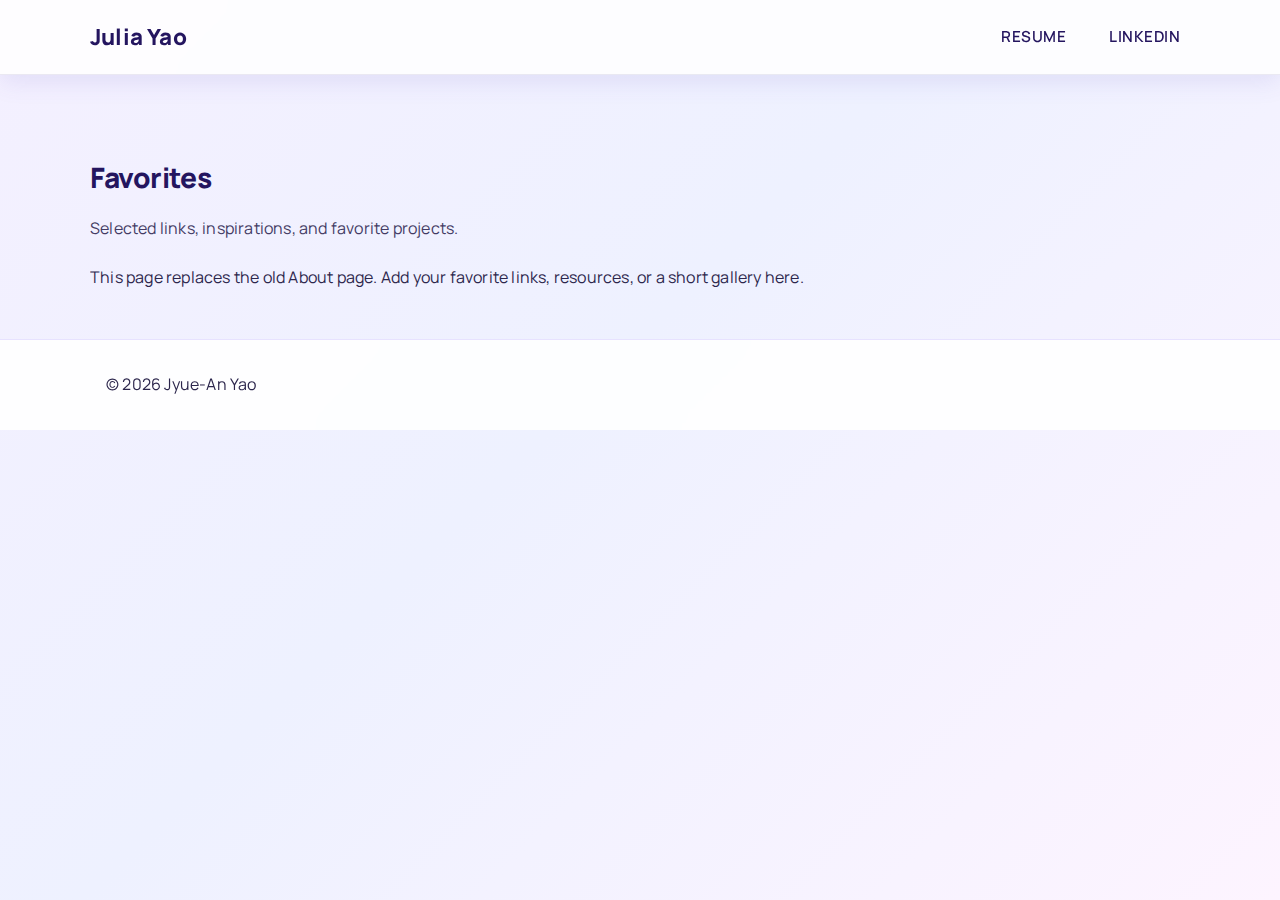
<file: favorite.html>
<!doctype html>
<html lang="en">
<head>
  <meta charset="utf-8">
  <meta name="viewport" content="width=device-width,initial-scale=1">
  <title>Favorites — Jyue-An (Julia) Yao</title>
  <link rel="stylesheet" href="styles/style.css">
</head>
<body>

<header class="header"></header>
<script src="components/navbar.js"></script>
 
 <section class="section container" id="favorites">
    <h2 class="section__title">Favorites</h2>
    <p class="section__subtitle">Selected links, inspirations, and favorite projects.</p>
    <div class="panel">
      <p>This page replaces the old About page. Add your favorite links, resources, or a short gallery here.</p>
    </div>
  </section>

   <footer class="footer">
    <div class="container footer__row" id="contact">
      <p>© <span id="year"></span> Jyue-An Yao</p>
    </div>
  </footer>

  <script>document.getElementById('year').textContent = new Date().getFullYear();</script>
</body>
</html>
</file>
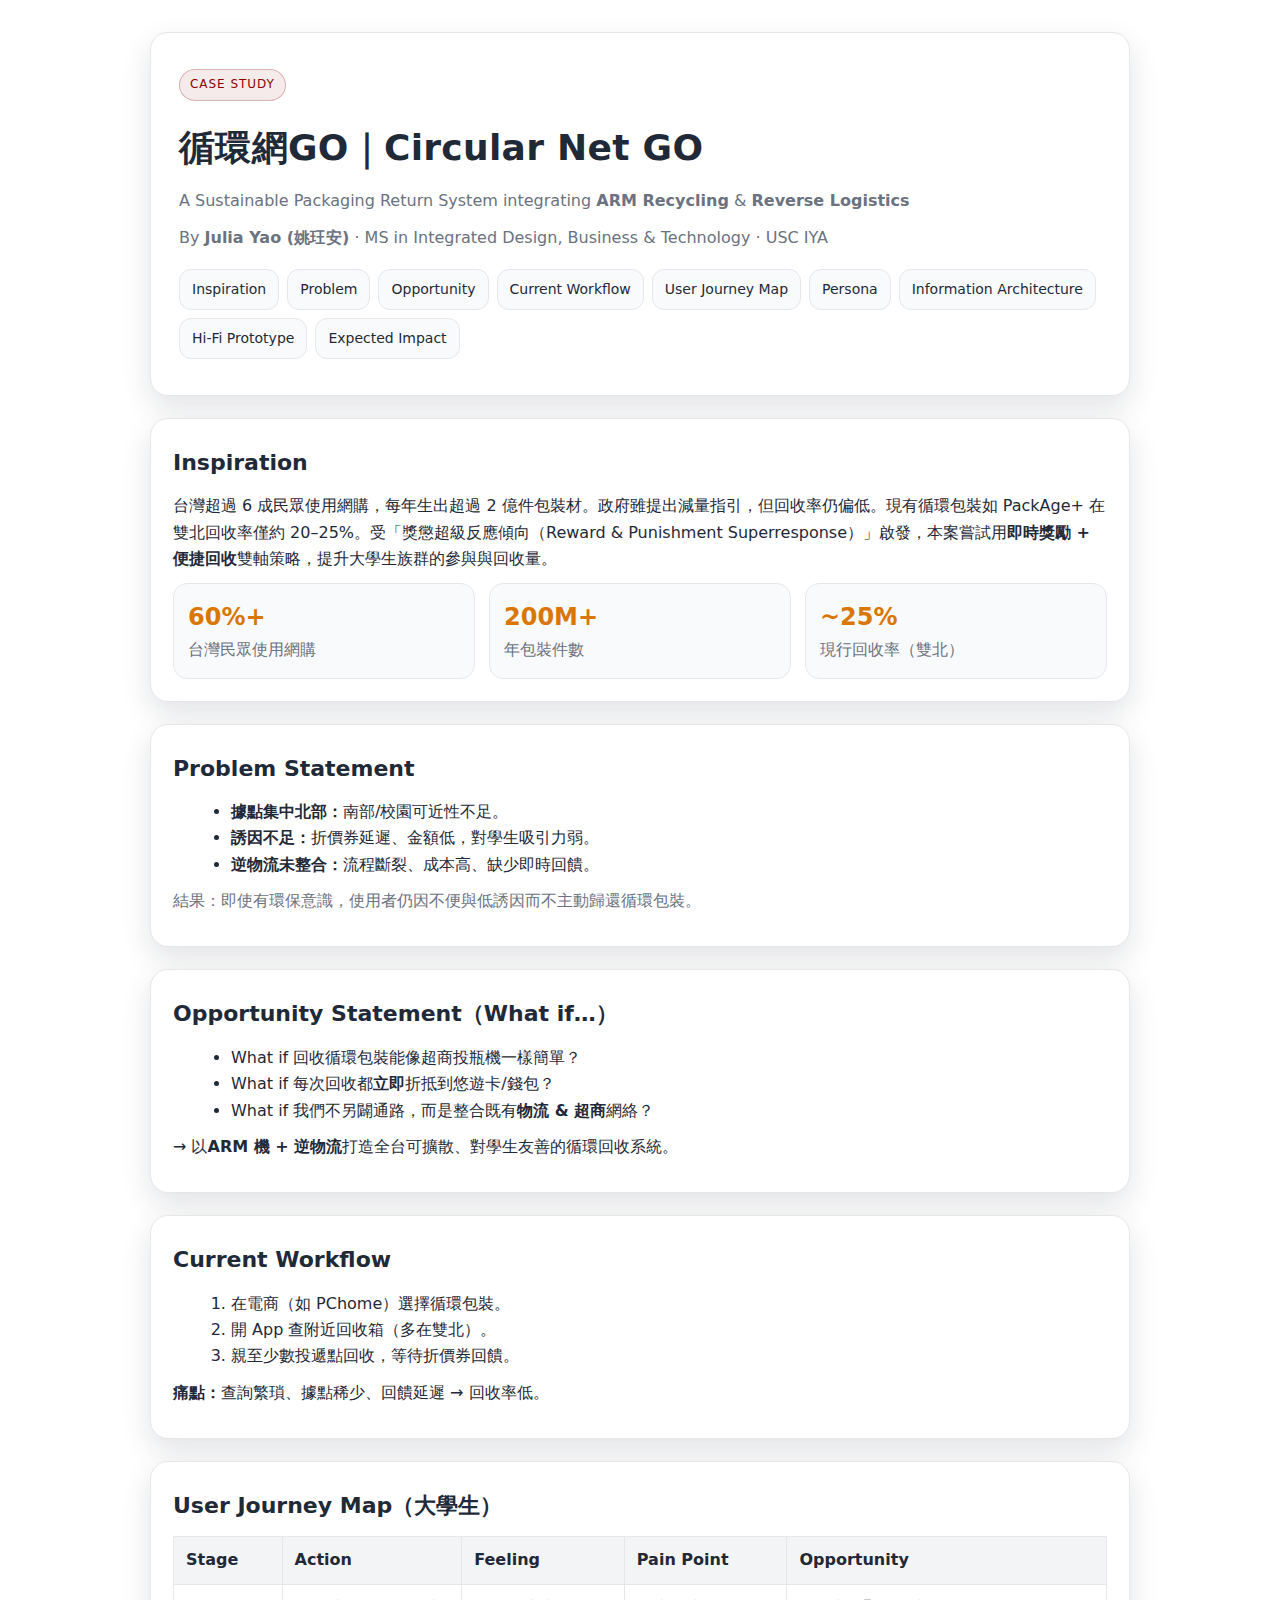
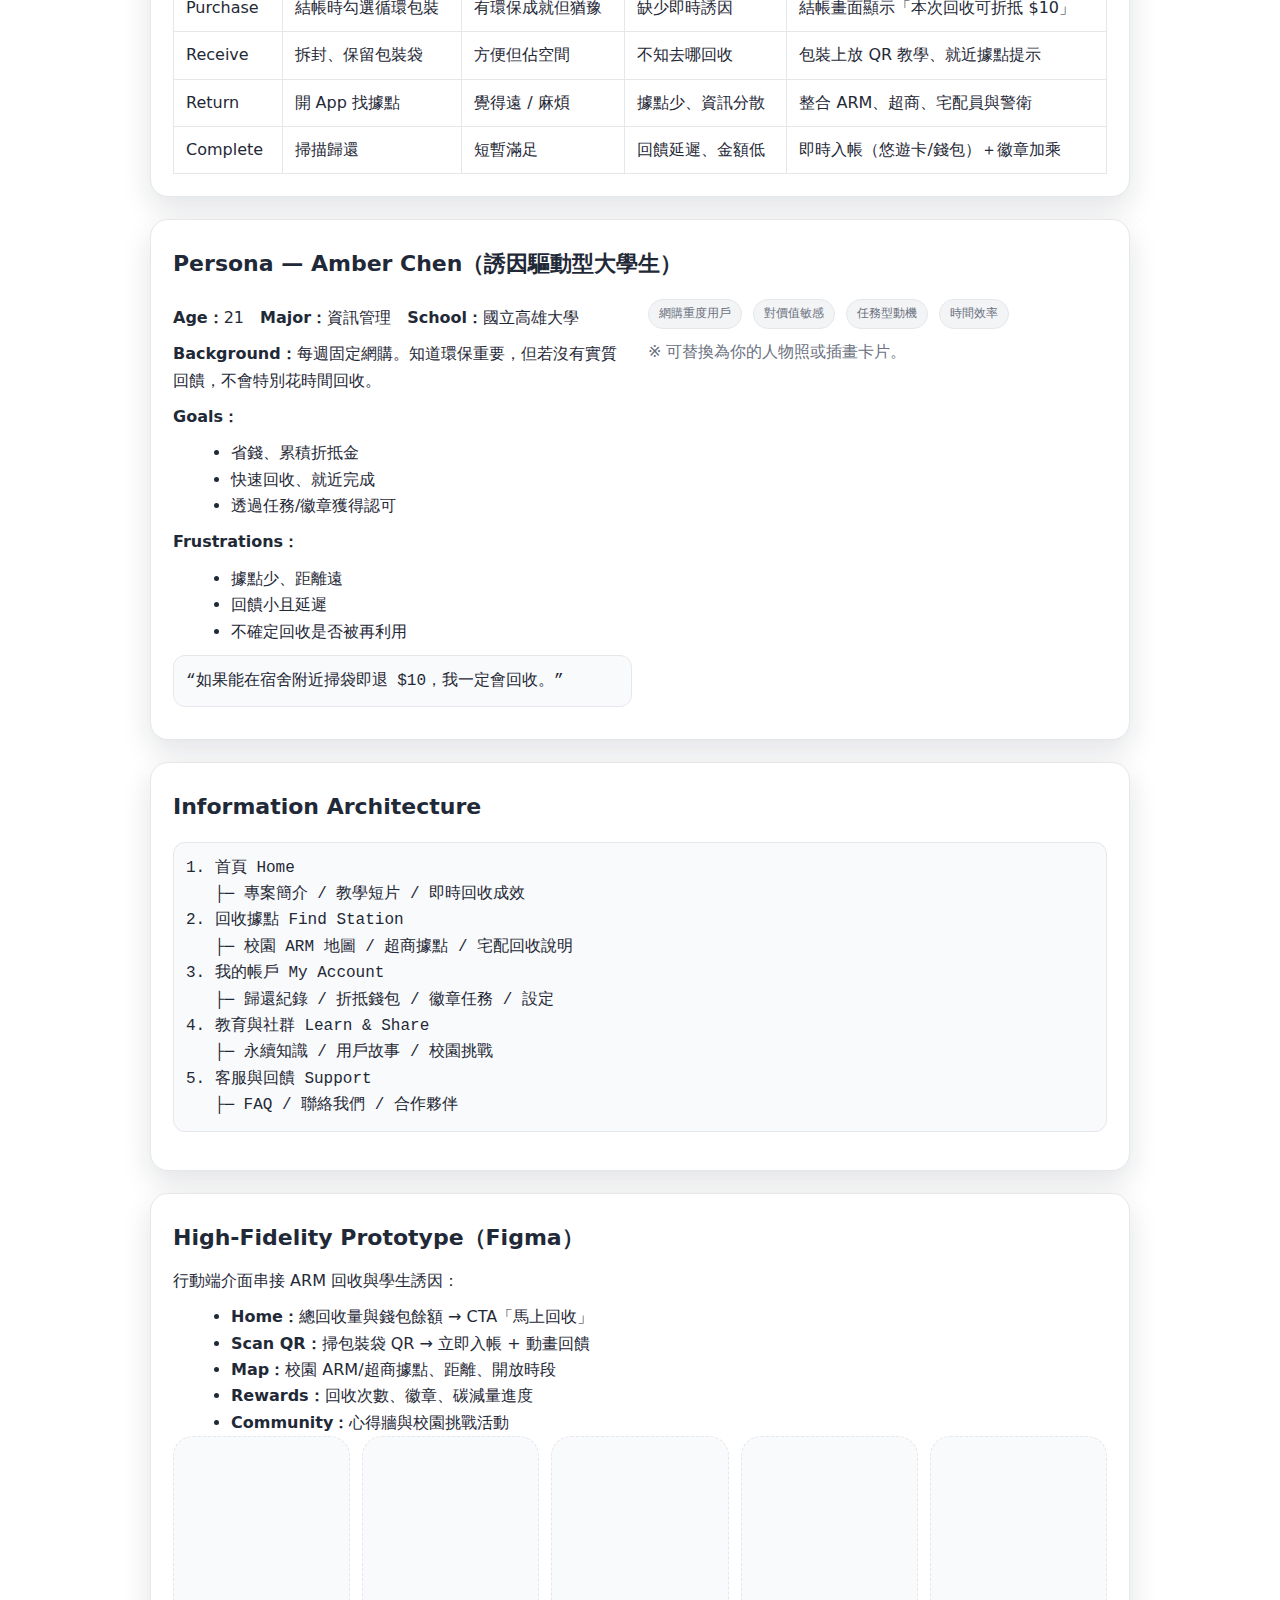
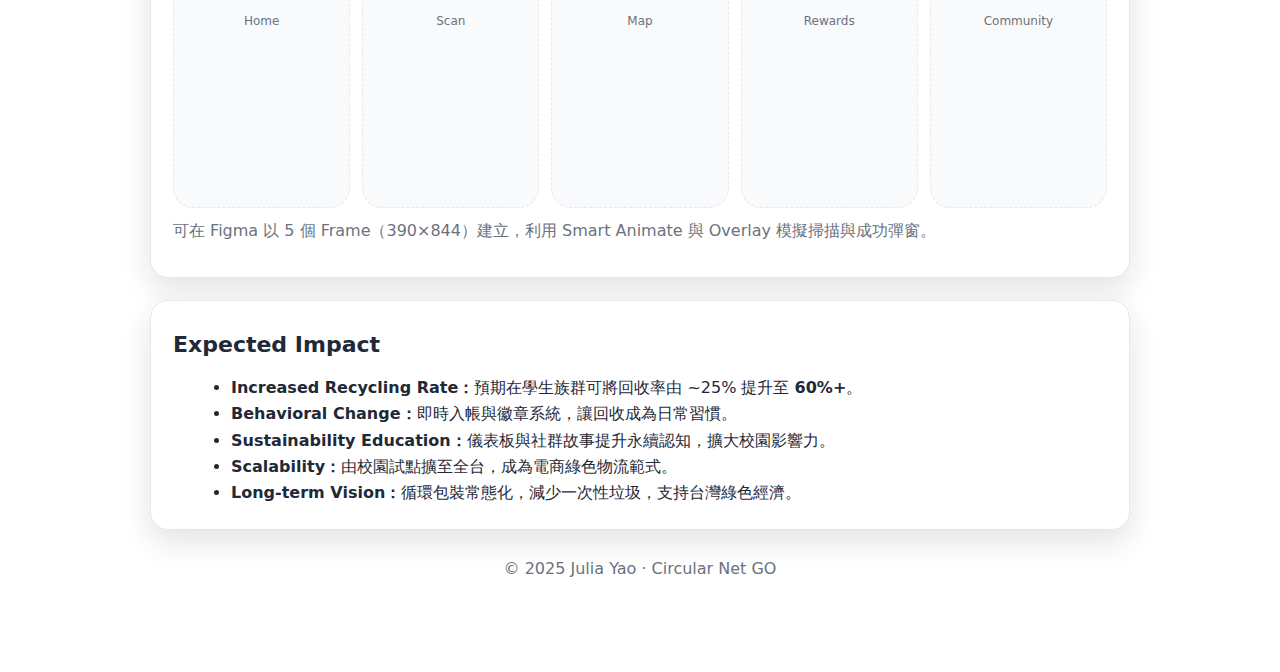
<file: newrecycle.html>
<!DOCTYPE html>
<html lang="zh-Hant">
<head>
<meta charset="UTF-8" />
<meta name="viewport" content="width=device-width, initial-scale=1" />
<title>循環網GO｜Case Study – Julia Yao</title>
<style>
  :root{
    --bg:#ffffff;
    --card:#ffffff;
    --text:#1f2937;
    --muted:#6b7280;
    --accent:#8B0000;
    --accent-2:#b91c1c;
    --cta:#d97706;
    --shadow:0 12px 30px rgba(15,23,42,.12);
    --radius:18px;
    --border:#e5e7eb;
    /* Typography to match hero page */
    --heading-font:"SF Pro Display", -apple-system, BlinkMacSystemFont, "PingFang TC", "Segoe UI", system-ui, sans-serif;
    --body-font:"SF Pro Display", -apple-system, BlinkMacSystemFont, "PingFang TC", "Segoe UI", system-ui, sans-serif;
  }
  html,body{margin:0;padding:0;background:var(--bg);color:var(--text);font-family:var(--body-font);line-height:1.65}
  a{color:var(--accent);text-decoration:none}
  a:hover{opacity:.85;text-decoration:underline}
  .container{max-width:980px;margin:0 auto;padding:32px 20px 80px}
  .hero{padding:36px 28px;border-radius:var(--radius);background:white;border:1px solid var(--border);box-shadow:var(--shadow)}
  .badge{display:inline-block;background:rgba(139,0,0,.08);color:var(--accent);border:1px solid rgba(139,0,0,.25);padding:5px 10px;border-radius:999px;font-size:12px;letter-spacing:.08em;text-transform:uppercase;margin-bottom:10px}
  h1{font-size:36px;letter-spacing:.3px;margin:.2em 0 .3em;font-family:var(--heading-font)}
  .sub{color:var(--muted);margin-top:6px}
  nav.toc{display:flex;flex-wrap:wrap;gap:8px;margin:18px 0 0}
  nav.toc a{background:#f9fafb;border:1px solid var(--border);color:var(--text);padding:8px 12px;border-radius:12px;font-size:14px}
  nav.toc a:hover{background:#f3f4f6}
  section{background:var(--card);border:1px solid var(--border);margin-top:22px;padding:22px;border-radius:var(--radius);box-shadow:var(--shadow)}
  h2{font-size:22px;margin:4px 0 12px;font-family:var(--heading-font)}
  p{margin:10px 0}
  ul,ol{margin:10px 0 0 18px}
  .grid{display:grid;gap:16px}
  .grid-2{grid-template-columns:1fr}
  .grid-3{grid-template-columns:1fr}
  .tag{display:inline-block;margin:4px 6px 0 0;padding:4px 10px;background:#f3f4f6;border:1px solid var(--border);border-radius:999px;color:var(--muted);font-size:12px}
  .kpi{display:flex;gap:14px;flex-wrap:wrap;margin-top:10px}
  .kpi .card{flex:1 1 180px;background:#f9fafb;border:1px solid var(--border);border-radius:14px;padding:14px}
  .kpi .n{font-size:24px;font-weight:700;color:var(--cta)}
  .muted{color:var(--muted)}
  .journey{width:100%;border-collapse:collapse;overflow:auto}
  .journey th,.journey td{border:1px solid var(--border);padding:10px 12px;vertical-align:top}
  .journey th{background:#f3f4f6;text-align:left}
  .mono{font-family:ui-monospace,SFMono-Regular,Menlo,Consolas,monospace;background:#f9fafb;border:1px solid var(--border);border-radius:12px;padding:12px;white-space:pre-wrap;color:var(--text)}
  .screens{display:grid;grid-template-columns:repeat(5,1fr);gap:12px}
  .screen{background:#f9fafb;border:1px dashed var(--border);border-radius:20px;aspect-ratio:9/19;display:flex;align-items:center;justify-content:center;color:var(--muted);font-size:12px}
  footer{margin-top:26px;color:var(--muted);text-align:center}
  @media (min-width:720px){
    .grid-2{grid-template-columns:1fr 1fr}
    .grid-3{grid-template-columns:repeat(3,1fr)}
  }
</style>
</head>
<body>
  <div class="container">
    <header class="hero">
      <span class="badge">Case Study</span>
      <h1>循環網GO｜Circular Net GO</h1>
      <p class="sub">A Sustainable Packaging Return System integrating <strong>ARM Recycling</strong> &amp; <strong>Reverse Logistics</strong></p>
      <p class="muted">By <strong>Julia Yao (姚玨安)</strong> · MS in Integrated Design, Business &amp; Technology · USC IYA</p>
      <nav class="toc">
        <a href="#inspiration">Inspiration</a>
        <a href="#problem">Problem</a>
        <a href="#opportunity">Opportunity</a>
        <a href="#workflow">Current Workflow</a>
        <a href="#journey">User Journey Map</a>
        <a href="#persona">Persona</a>
        <a href="#ia">Information Architecture</a>
        <a href="#prototype">Hi‑Fi Prototype</a>
        <a href="#impact">Expected Impact</a>
      </nav>
    </header>

    <section id="inspiration">
      <h2>Inspiration</h2>
      <p>台灣超過 6 成民眾使用網購，每年生出超過 2 億件包裝材。政府雖提出減量指引，但回收率仍偏低。現有循環包裝如 PackAge+ 在雙北回收率僅約 20–25%。受「獎懲超級反應傾向（Reward &amp; Punishment Superresponse）」啟發，本案嘗試用<strong>即時獎勵 + 便捷回收</strong>雙軸策略，提升大學生族群的參與與回收量。</p>
      <div class="kpi">
        <div class="card"><div class="n">60%+</div><div class="muted">台灣民眾使用網購</div></div>
        <div class="card"><div class="n">200M+</div><div class="muted">年包裝件數</div></div>
        <div class="card"><div class="n">~25%</div><div class="muted">現行回收率（雙北）</div></div>
      </div>
    </section>

    <section id="problem">
      <h2>Problem Statement</h2>
      <ul>
        <li><strong>據點集中北部：</strong>南部/校園可近性不足。</li>
        <li><strong>誘因不足：</strong>折價券延遲、金額低，對學生吸引力弱。</li>
        <li><strong>逆物流未整合：</strong>流程斷裂、成本高、缺少即時回饋。</li>
      </ul>
      <p class="muted">結果：即使有環保意識，使用者仍因不便與低誘因而不主動歸還循環包裝。</p>
    </section>

    <section id="opportunity">
      <h2>Opportunity Statement（What if…）</h2>
      <ul>
        <li>What if 回收循環包裝能像超商投瓶機一樣簡單？</li>
        <li>What if 每次回收都<strong>立即</strong>折抵到悠遊卡/錢包？</li>
        <li>What if 我們不另闢通路，而是整合既有<strong>物流 &amp; 超商</strong>網絡？</li>
      </ul>
      <p>→ 以<strong>ARM 機 + 逆物流</strong>打造全台可擴散、對學生友善的循環回收系統。</p>
    </section>

    <section id="workflow">
      <h2>Current Workflow</h2>
      <ol>
        <li>在電商（如 PChome）選擇循環包裝。</li>
        <li>開 App 查附近回收箱（多在雙北）。</li>
        <li>親至少數投遞點回收，等待折價券回饋。</li>
      </ol>
      <p><strong>痛點：</strong>查詢繁瑣、據點稀少、回饋延遲 → 回收率低。</p>
    </section>

    <section id="journey">
      <h2>User Journey Map（大學生）</h2>
      <div style="overflow:auto">
        <table class="journey">
          <thead>
            <tr><th>Stage</th><th>Action</th><th>Feeling</th><th>Pain Point</th><th>Opportunity</th></tr>
          </thead>
          <tbody>
            <tr>
              <td>Purchase</td>
              <td>結帳時勾選循環包裝</td>
              <td>有環保成就但猶豫</td>
              <td>缺少即時誘因</td>
              <td>結帳畫面顯示「本次回收可折抵 $10」</td>
            </tr>
            <tr>
              <td>Receive</td>
              <td>拆封、保留包裝袋</td>
              <td>方便但佔空間</td>
              <td>不知去哪回收</td>
              <td>包裝上放 QR 教學、就近據點提示</td>
            </tr>
            <tr>
              <td>Return</td>
              <td>開 App 找據點</td>
              <td>覺得遠 / 麻煩</td>
              <td>據點少、資訊分散</td>
              <td>整合 ARM、超商、宅配員與警衛</td>
            </tr>
            <tr>
              <td>Complete</td>
              <td>掃描歸還</td>
              <td>短暫滿足</td>
              <td>回饋延遲、金額低</td>
              <td>即時入帳（悠遊卡/錢包）＋徽章加乘</td>
            </tr>
          </tbody>
        </table>
      </div>
    </section>

    <section id="persona">
      <h2>Persona — Amber Chen（誘因驅動型大學生）</h2>
      <div class="grid grid-2">
        <div>
          <p><strong>Age：</strong>21　<strong>Major：</strong>資訊管理　<strong>School：</strong>國立高雄大學</p>
          <p><strong>Background：</strong>每週固定網購。知道環保重要，但若沒有實質回饋，不會特別花時間回收。</p>
          <p><strong>Goals：</strong></p>
          <ul>
            <li>省錢、累積折抵金</li>
            <li>快速回收、就近完成</li>
            <li>透過任務/徽章獲得認可</li>
          </ul>
          <p><strong>Frustrations：</strong></p>
          <ul>
            <li>據點少、距離遠</li>
            <li>回饋小且延遲</li>
            <li>不確定回收是否被再利用</li>
          </ul>
          <p class="mono">“如果能在宿舍附近掃袋即退 $10，我一定會回收。”</p>
        </div>
        <div>
          <span class="tag">網購重度用戶</span>
          <span class="tag">對價值敏感</span>
          <span class="tag">任務型動機</span>
          <span class="tag">時間效率</span>
          <p class="muted" style="margin-top:10px;">※ 可替換為你的人物照或插畫卡片。</p>
        </div>
      </div>
    </section>

    <section id="ia">
      <h2>Information Architecture</h2>
<pre class="mono">1. 首頁 Home
   ├─ 專案簡介 / 教學短片 / 即時回收成效
2. 回收據點 Find Station
   ├─ 校園 ARM 地圖 / 超商據點 / 宅配回收說明
3. 我的帳戶 My Account
   ├─ 歸還紀錄 / 折抵錢包 / 徽章任務 / 設定
4. 教育與社群 Learn &amp; Share
   ├─ 永續知識 / 用戶故事 / 校園挑戰
5. 客服與回饋 Support
   ├─ FAQ / 聯絡我們 / 合作夥伴</pre>
    </section>

    <section id="prototype">
      <h2>High‑Fidelity Prototype（Figma）</h2>
      <p>行動端介面串接 ARM 回收與學生誘因：</p>
      <ul>
        <li><strong>Home：</strong>總回收量與錢包餘額 → CTA「馬上回收」</li>
        <li><strong>Scan QR：</strong>掃包裝袋 QR → 立即入帳 + 動畫回饋</li>
        <li><strong>Map：</strong>校園 ARM/超商據點、距離、開放時段</li>
        <li><strong>Rewards：</strong>回收次數、徽章、碳減量進度</li>
        <li><strong>Community：</strong>心得牆與校園挑戰活動</li>
      </ul>
      <div class="screens" aria-label="Prototype Screens Placeholders">
        <div class="screen">Home</div>
        <div class="screen">Scan</div>
        <div class="screen">Map</div>
        <div class="screen">Rewards</div>
        <div class="screen">Community</div>
      </div>
      <p class="muted">可在 Figma 以 5 個 Frame（390×844）建立，利用 Smart Animate 與 Overlay 模擬掃描與成功彈窗。</p>
    </section>

    <section id="impact">
      <h2>Expected Impact</h2>
      <ul>
        <li><strong>Increased Recycling Rate：</strong>預期在學生族群可將回收率由 ~25% 提升至 <strong>60%+</strong>。</li>
        <li><strong>Behavioral Change：</strong>即時入帳與徽章系統，讓回收成為日常習慣。</li>
        <li><strong>Sustainability Education：</strong>儀表板與社群故事提升永續認知，擴大校園影響力。</li>
        <li><strong>Scalability：</strong>由校園試點擴至全台，成為電商綠色物流範式。</li>
        <li><strong>Long‑term Vision：</strong>循環包裝常態化，減少一次性垃圾，支持台灣綠色經濟。</li>
      </ul>
    </section>

    <footer>
      <p>© 2025 Julia Yao · Circular Net GO</p>
    </footer>
  </div>
</body>
</html>
</file>
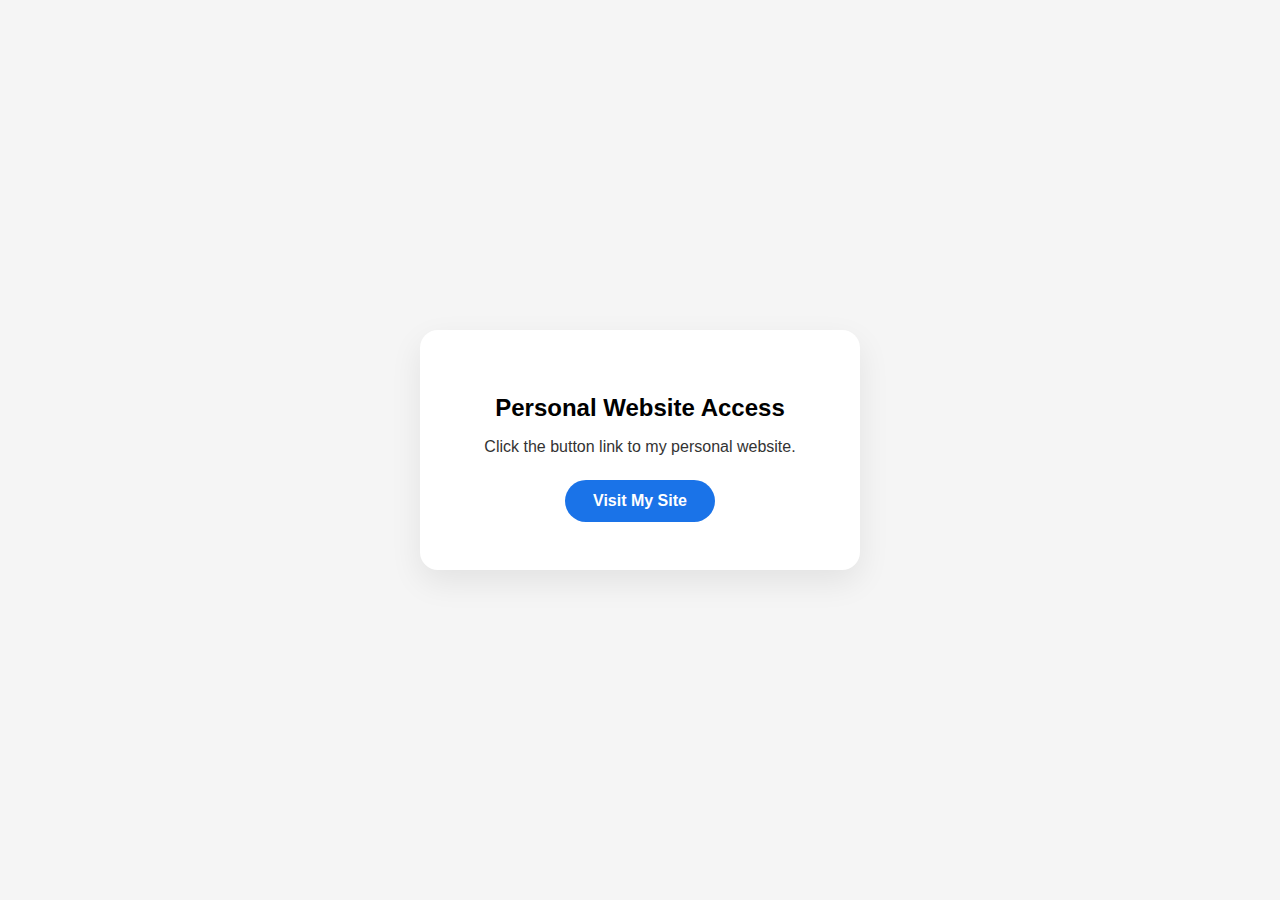
<file: personal-link.html>
<!DOCTYPE html>
<html lang="en">
  <head>
    <meta charset="UTF-8" />
    <meta name="viewport" content="width=device-width, initial-scale=1.0" />
    <title>Personal Website Link</title>
    <style>
      body {
        font-family: Arial, sans-serif;
        display: flex;
        flex-direction: column;
        align-items: center;
        justify-content: center;
        min-height: 100vh;
        margin: 0;
        background-color: #f5f5f5;
      }
      .wrapper {
        text-align: center;
        background: #ffffff;
        padding: 48px 64px;
        box-shadow: 0 12px 32px rgba(0, 0, 0, 0.08);
        border-radius: 18px;
      }
      h1 {
        margin-bottom: 16px;
        font-size: 24px;
      }
      p {
        margin: 0 0 24px 0;
        font-size: 16px;
        color: #333333;
      }
      .btn {
        display: inline-block;
        padding: 12px 28px;
        background-color: #1a73e8;
        color: #ffffff;
        text-decoration: none;
        border-radius: 24px;
        font-weight: 600;
        transition: background-color 0.2s ease-in-out;
      }
      .btn:hover {
        background-color: #0f59c5;
      }
    </style>
  </head>
  <body>
    <div class="wrapper">
      <h1>Personal Website Access</h1>
      <p>Click the button link to my personal website.</p>
      <a class="btn" href="https://jyuean.github.io/" target="_blank" rel="noopener">Visit My Site</a>
    </div>
  </body>
</html>
</file>
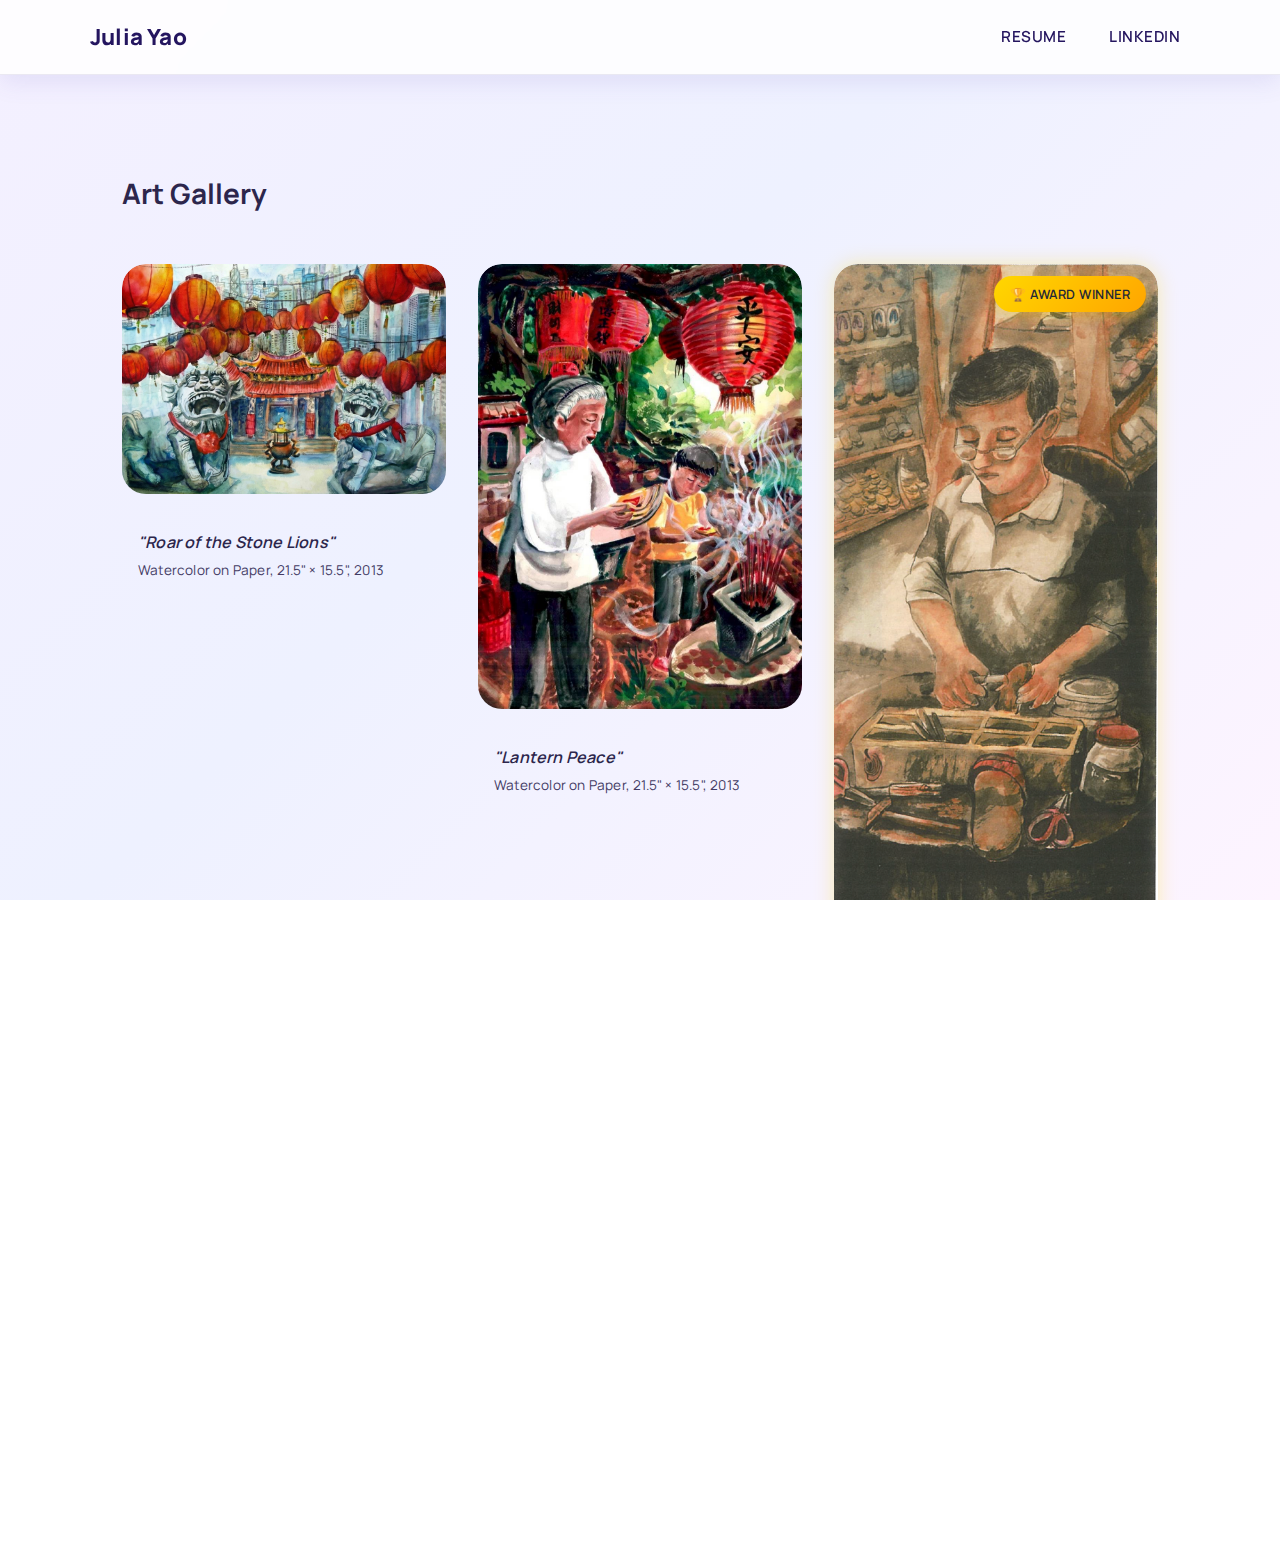
<file: portfolio.html>
<!doctype html>
<html lang="en">
<head>
  <meta charset="utf-8">
  <meta name="viewport" content="width=device-width,initial-scale=1">
  <title>Art Gallery — Julia Yao</title>
  <meta name="description" content="Art portfolio showcasing paintings, watercolors, and sketches.">
  <link rel="stylesheet" href="styles/style.css">
  <style>
    .art-container {
      display: flex;
      flex-direction: column;
      gap: 2rem;
      padding: 2rem 0;
      align-items: center;
    }

    .art-sidebar {
      display: flex;
      flex-direction: row;
      gap: 2rem;
      align-items: center;
      justify-content: center;
      border-bottom: 2px solid #e5e7eb;
      padding-bottom: 1rem;
      width: 100%;
      overflow-x: auto;
    }

    .art-category {
      text-decoration: none;
      color: var(--text-color);
      font-weight: 600;
      font-size: 0.85rem;
      text-transform: uppercase;
      letter-spacing: 0.5px;
      transition: all 0.3s ease;
      cursor: pointer;
      padding-bottom: 0.5rem;
      border-bottom: 3px solid transparent;
      white-space: nowrap;
    }

    .art-category:hover {
      color: #3b82f6;
    }

    .art-category.active,
    .art-category:first-child {
      color: #3b82f6;
      border-bottom-color: #3b82f6;
    }

    .art-gallery {
      display: grid;
      grid-template-columns: repeat(3, 1fr);
      gap: 2rem;
      width: 100%;
    }

    .art-item {
      overflow: hidden;
      border-radius: 24px;
      position: relative;
    }

    .art-item--award {
      box-shadow: 0 0 20px rgba(255, 215, 0, 0.3);
    }

    .award-badge {
      position: absolute;
      top: 12px;
      right: 12px;
      background: linear-gradient(135deg, #FFD700 0%, #FFA500 100%);
      color: #1f2937;
      padding: 0.5rem 1rem;
      border-radius: 20px;
      font-weight: 600;
      font-size: 0.8rem;
      z-index: 10;
      box-shadow: 0 4px 12px rgba(255, 215, 0, 0.3);
      text-transform: uppercase;
      letter-spacing: 0.5px;
    }

    .art-item img {
      width: 100%;
      height: auto;
      display: block;
      border-radius: 24px;
    }

    .art-item-value {
      font-weight: 600;
      color: var(--cardinal);
      font-size: 0.9rem;
      margin-top: 0.25rem;
    }

    /* Photography Profile Card */
    .photography-profile-card {
      background: linear-gradient(135deg, #fce7f3 0%, #e0f2fe 50%, #cffafe 100%);
      padding: 2rem;
      border-radius: 24px;
      display: flex;
      align-items: center;
      justify-content: center;
      min-height: 200px;
      box-shadow: 0 8px 24px rgba(0, 0, 0, 0.08);
    }

    .profile-content {
      display: flex;
      align-items: center;
      gap: 2rem;
      text-align: center;
      width: 100%;
      justify-content: center;
      flex-direction: column;
    }

    .profile-avatar {
      width: 120px;
      height: 120px;
      border-radius: 50%;
      object-fit: cover;
      border: 5px solid white;
      box-shadow: 0 6px 20px rgba(0, 0, 0, 0.15);
    }

    .profile-info h3 {
      font-size: 1.5rem;
      color: var(--text-color);
      margin: 0 0 0.5rem 0;
      font-weight: 700;
    }

    .profile-info p {
      color: var(--ink-2);
      font-size: 1rem;
      margin: 0;
      max-width: 500px;
      line-height: 1.5;
    }

    .art-item-info {
      margin-top: 1rem;
      padding: 0.75rem 1rem;
    }

    .art-item-title {
      font-weight: 600;
      color: var(--text-color);
      margin: 0.5rem 0 0.25rem;
      font-style: italic;
    }

    .art-item-medium {
      font-size: 0.85rem;
      color: var(--ink-2);
    }

    /* Instagram Section Styles */
    .instagram-section {
      width: 100%;
      max-width: 600px;
      margin: 4rem auto 2rem;
      padding: 0 1rem;
    }

    .instagram-card {
      background: linear-gradient(135deg, #feda75 0%, #fa7e1e 50%, #d92e7f 100%);
      padding: 2rem;
      border-radius: 24px;
      text-align: center;
      color: #1f2937;
      box-shadow: 0 10px 30px rgba(217, 46, 127, 0.3);
    }

    .instagram-profile {
      margin-bottom: 1.5rem;
      display: flex;
      justify-content: center;
    }

    .instagram-avatar {
      width: 100px;
      height: 100px;
      border-radius: 50%;
      object-fit: cover;
      border: 4px solid rgba(255, 255, 255, 0.5);
      box-shadow: 0 4px 12px rgba(0, 0, 0, 0.15);
    }

    .instagram-header {
      display: flex;
      align-items: center;
      justify-content: space-between;
      margin-bottom: 1rem;
      flex-wrap: wrap;
      gap: 1rem;
    }

    .instagram-link {
      display: flex;
      align-items: center;
      gap: 0.75rem;
      color: #1f2937;
      text-decoration: none;
      font-weight: 600;
      font-size: 1.1rem;
      transition: opacity 0.3s ease;
    }

    .instagram-link:hover {
      opacity: 0.7;
    }

    .instagram-icon {
      font-size: 1.5rem;
    }

    .instagram-handle {
      text-transform: lowercase;
    }

    .follow-btn {
      background: rgba(255, 255, 255, 0.4);
      color: #1f2937;
      border: 2px solid #1f2937;
      padding: 0.75rem 1.5rem;
      border-radius: 20px;
      text-decoration: none;
      font-weight: 600;
      font-size: 0.9rem;
      transition: all 0.3s ease;
      cursor: pointer;
    }

    .follow-btn:hover {
      background: white;
      color: #d92e7f;
      border-color: white;
    }

    .instagram-bio {
      margin: 0;
      font-size: 0.95rem;
      opacity: 0.95;
      color: #1f2937;
    }

    @media (max-width: 768px) {
      .art-sidebar {
        gap: 1rem;
        padding-bottom: 0.75rem;
      }

      .art-category {
        font-size: 0.75rem;
      }

      .art-gallery {
        grid-template-columns: repeat(2, 1fr);
        gap: 1.5rem;
      }
    }

    @media (max-width: 480px) {
      .art-gallery {
        grid-template-columns: 1fr;
      }
    }
  </style>
</head>
<body>
  <header class="header"></header>
  <script src="components/navbar.js"></script>

  <main class="container" style="padding: 2rem;">
    <section style="margin-top: 4rem;">
      <h1 class="section__title">Art Gallery</h1>
      
      <div class="art-container">
        <!-- Sidebar Categories
        <div class="art-sidebar">
          <a class="art-category" data-category="paintings">PAINTINGS</a>
          <a class="art-category" data-category="drawings">DRAWINGS</a>
          <a class="art-category" data-category="photography">PHOTOGRAPHY</a>
        </div> -->

        <!-- Art Gallery Grid -->
        <div class="art-gallery">
           <!-- Painting 2 - Roar of the Stone Lions -->
          <div class="art-item" data-type="paintings">
            <img src="./img/Art/2.jpg" alt="Roar of the Stone Lions - Watercolor on Paper">
            <div class="art-item-info">
              <p class="art-item-title">"Roar of the Stone Lions"</p>
              <p class="art-item-medium">Watercolor on Paper, 21.5" × 15.5", 2013</p>
            </div>
          </div>
           <!-- Painting 1 - Lantern Peace -->
          <div class="art-item" data-type="paintings">
            <img src="./img/Art/1.JPG" alt="Lantern Peace - Watercolor on Paper">
            <div class="art-item-info">
              <p class="art-item-title">"Lantern Peace"</p>
              <p class="art-item-medium">Watercolor on Paper, 21.5" × 15.5", 2013</p>
            </div>
          </div>

          <!-- Painting 3 - The Cobbler -->
          <div class="art-item art-item--award" data-type="paintings">
            <div class="award-badge">🏆 Award Winner</div>
            <img src="./img/Art/3.png" alt="The Cobbler- Ink Wash Painting">
            <div class="art-item-info">
              <p class="art-item-title">"The Cobbler"</p>
              <p class="art-item-medium">Ink Wash Painting, 27" × 13.5", 2014</p>
              <p class="art-item-value">💎 $130 USD</p>
            </div>
          </div>

          <!-- Drawing 1 -->
          <div class="art-item" data-type="drawings">
            <img src="./img/Art/Drawings1.png" alt="Drawing 1">
            <div class="art-item-info">
              <p class="art-item-medium">11" × 14", 2013</p>
            </div>
          </div>

          <!-- Drawing 2 -->
          <div class="art-item" data-type="drawings">
            <img src="./img/Art/Drawings2.png" alt="Drawing 2">
            <div class="art-item-info">
              <p class="art-item-medium">11" × 14",2014</p>
            </div>
          </div>

          <!-- Drawing 3 -->
          <div class="art-item" data-type="drawings">
            <img src="./img/Art/Drawings3.jpg" alt="Drawing 3">
            <div class="art-item-info">
              <p class="art-item-medium">11" × 14",2015</p>
            </div>
          </div>
       
        </div>
      </div>
    </section>
  </main>

  <footer class="footer">
    <div class="container footer__row">
      <p>© <span id="year"></span> Jyue-An Yao</p>
    </div>
  </footer>

  <script>document.getElementById('year').textContent = new Date().getFullYear();</script>
  <script>
    // Art Category Filter
    const artCategories = document.querySelectorAll('.art-category');
    const artItems = document.querySelectorAll('.art-item');

    artCategories.forEach(category => {
      category.addEventListener('click', (e) => {
        e.preventDefault();
        
        // Update active category
        artCategories.forEach(cat => cat.classList.remove('active'));
        category.classList.add('active');
        
        // Filter items
        const selectedCategory = category.getAttribute('data-category');
        artItems.forEach(item => {
          if (selectedCategory === 'all' || item.getAttribute('data-type') === selectedCategory) {
            item.style.display = 'block';
          } else {
            item.style.display = 'none';
          }
        });
      });
    });
  </script>
  <script>
    (function(){
      var btn = document.querySelector('.nav-toggle');
      if(!btn) return;
      btn.addEventListener('click', function(){
        var open = document.body.classList.toggle('nav-open');
        btn.setAttribute('aria-expanded', open);
      });
    })();
  </script>
</body>
</html>
</file>
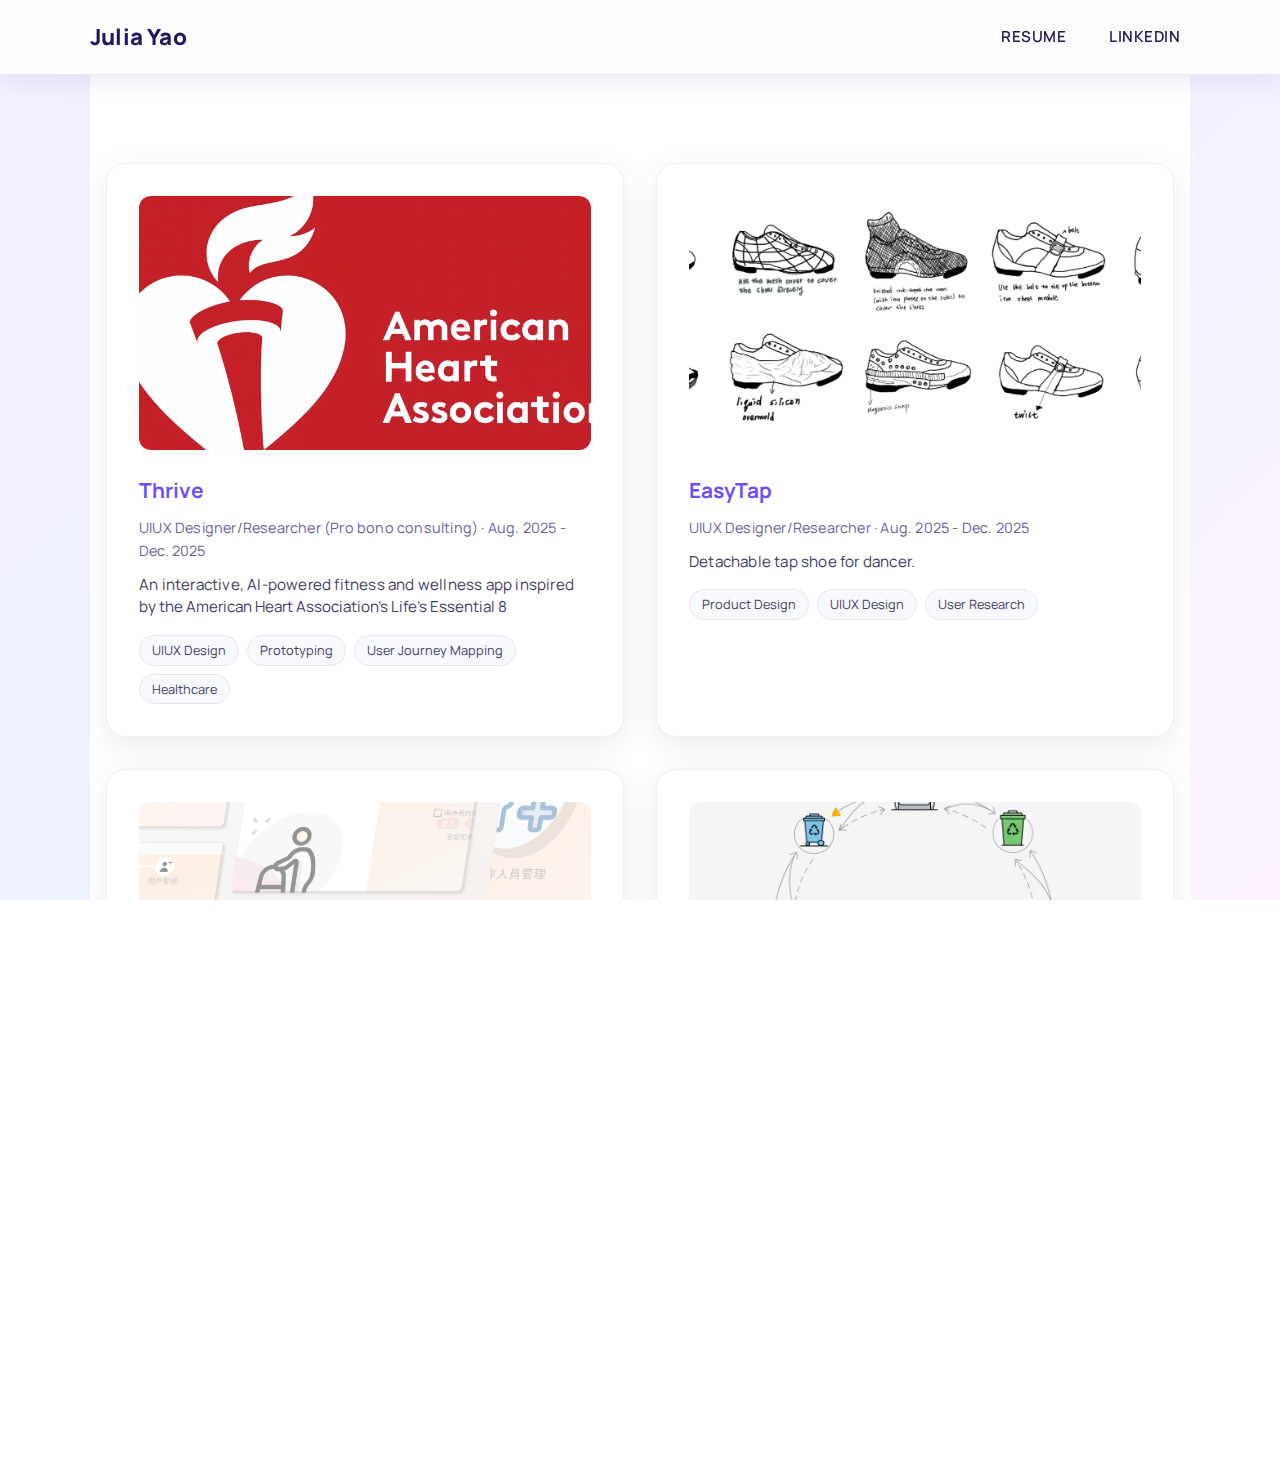
<file: projects.html>
<!doctype html>
<html lang="en">
<head>
  <meta charset="utf-8">
  <meta name="viewport" content="width=device-width,initial-scale=1">
  <title>Projects — Jyue-An (Julia) Yao</title>
  <meta name="description" content="Projects page with at least two projects, text and visuals.">
  <link rel="stylesheet" href="styles/style.css">
</head>
<body>
  <header class="header"></header>
  <script src="components/navbar.js"></script>

  <main class="container projects-page" style="padding: 4rem 0; background: white;">
    <section class="section">
      <div class="container">
        <!-- <h1 class="section__title" style="text-align: center; margin-bottom: 1rem;">Project Experiences</h1>
        <p class="section__subtitle" style="text-align: center; margin-bottom: 3rem;">Here are some of my selected works</p> -->

        <div style="display: grid; grid-template-columns: repeat(auto-fit, minmax(350px, 1fr)); gap: 2rem; max-width: 1200px; margin: 0 auto;">

          <!-- Thrive (Move More) -->
          <a href="thrive.html" style="text-decoration:none;color:inherit;">
            <div style="background: white; border-radius: 20px; padding: 2rem; box-shadow: 0 8px 30px rgba(0,0,0,.08); border: 1px solid #f0f0f0; transition: transform 0.2s ease, box-shadow 0.2s ease; height: 100%;">
              <div style="aspect-ratio: 16/9; overflow: hidden; border-radius: 12px; margin-bottom: 1.5rem;">
                <img src="img/AHA/AHA red.png" alt="Thrive app mockup" style="width: 100%; height: 100%; object-fit: cover;">
              </div>
              <h3 style="color: var(--cardinal); margin-bottom: 0.5rem; font-size: 1.3rem;">Thrive</h3>
              <p style="color: var(--ink-3); font-size: 0.9rem; margin-bottom: 0.75rem;">UIUX Designer/Researcher (Pro bono consulting) · Aug. 2025 - Dec. 2025</p>
              <p style="color: var(--ink-2); font-size: 0.95rem; margin-bottom: 1rem; line-height: 1.5;">An interactive, AI-powered fitness and wellness app inspired by the American Heart Association's Life's Essential 8</p>
              <div style="display: flex; flex-wrap: wrap; gap: 0.5rem;">
                <span style="background: #f8f9ff; border: 1px solid #e5e7eb; padding: 0.25rem 0.75rem; border-radius: 15px; font-size: 0.8rem; color: var(--ink-2);">UIUX Design</span>
                <span style="background: #f8f9ff; border: 1px solid #e5e7eb; padding: 0.25rem 0.75rem; border-radius: 15px; font-size: 0.8rem; color: var(--ink-2);">Prototyping</span>
                <span style="background: #f8f9ff; border: 1px solid #e5e7eb; padding: 0.25rem 0.75rem; border-radius: 15px; font-size: 0.8rem; color: var(--ink-2);">User Journey Mapping</span>
                <span style="background: #f8f9ff; border: 1px solid #e5e7eb; padding: 0.25rem 0.75rem; border-radius: 15px; font-size: 0.8rem; color: var(--ink-2);">Healthcare</span>
              </div>
            </div>
          </a>

          <!-- Portfolio Website
          <a href="portfolio.html" style="text-decoration:none;color:inherit;">
            <div style="background: white; border-radius: 20px; padding: 2rem; box-shadow: 0 8px 30px rgba(0,0,0,.08); border: 1px solid #f0f0f0; transition: transform 0.2s ease, box-shadow 0.2s ease; height: 100%;">
              <div style="aspect-ratio: 16/9; overflow: hidden; border-radius: 12px; margin-bottom: 1.5rem;">
                <img src="img/website.png" alt="Multi-page portfolio website screenshot" style="width: 100%; height: 100%; object-fit: cover;">
              </div>
              <h3 style="color: var(--cardinal); margin-bottom: 0.5rem; font-size: 1.3rem;">Portfolio Website</h3>
              <p style="color: var(--ink-3); font-size: 0.9rem; margin-bottom: 0.75rem;">HTML/CSS/JS · 2025</p>
              <p style="color: var(--ink-2); font-size: 0.95rem; margin-bottom: 1rem; line-height: 1.5;">Flexbox-first multi-page site with transitions, accessibility, and jQuery interactions.</p>
              <div style="display: flex; flex-wrap: wrap; gap: 0.5rem;">
                <span style="background: #f8f9ff; border: 1px solid #e5e7eb; padding: 0.25rem 0.75rem; border-radius: 15px; font-size: 0.8rem; color: var(--ink-2);">Front-end</span>
                <span style="background: #f8f9ff; border: 1px solid #e5e7eb; padding: 0.25rem 0.75rem; border-radius: 15px; font-size: 0.8rem; color: var(--ink-2);">Accessibility</span>
                <span style="background: #f8f9ff; border: 1px solid #e5e7eb; padding: 0.25rem 0.75rem; border-radius: 15px; font-size: 0.8rem; color: var(--ink-2);">jQuery</span>
              </div>
            </div>
          </a> -->

          <!-- EasyTap -->
          <a href="easytap.html" style="text-decoration:none;color:inherit;">
            <div style="background: white; border-radius: 20px; padding: 2rem; box-shadow: 0 8px 30px rgba(0,0,0,.08); border: 1px solid #f0f0f0; transition: transform 0.2s ease, box-shadow 0.2s ease; height: 100%;">
              <div style="aspect-ratio: 16/9; overflow: hidden; border-radius: 12px; margin-bottom: 1.5rem;">
                <img src="img/EasyTap/EasyTap.png" alt="EasyTap app mockup" style="width: 100%; height: 100%; object-fit: cover;">
              </div>
              <h3 style="color: var(--cardinal); margin-bottom: 0.5rem; font-size: 1.3rem;">EasyTap</h3>
              <p style="color: var(--ink-3); font-size: 0.9rem; margin-bottom: 0.75rem;">UIUX Designer/Researcher · Aug. 2025 - Dec. 2025</p>
              <p style="color: var(--ink-2); font-size: 0.95rem; margin-bottom: 1rem; line-height: 1.5;">Detachable tap shoe for dancer.</p>
              <div style="display: flex; flex-wrap: wrap; gap: 0.5rem;">
                <span style="background: #f8f9ff; border: 1px solid #e5e7eb; padding: 0.25rem 0.75rem; border-radius: 15px; font-size: 0.8rem; color: var(--ink-2);">Product Design</span>
                <span style="background: #f8f9ff; border: 1px solid #e5e7eb; padding: 0.25rem 0.75rem; border-radius: 15px; font-size: 0.8rem; color: var(--ink-2);">UIUX Design</span>
                <span style="background: #f8f9ff; border: 1px solid #e5e7eb; padding: 0.25rem 0.75rem; border-radius: 15px; font-size: 0.8rem; color: var(--ink-2);">User Research</span>
              </div>
            </div>
          </a>

          <!-- TechCare -->
          <a href="techcare.html" style="text-decoration:none;color:inherit;">
            <div style="background: white; border-radius: 20px; padding: 2rem; box-shadow: 0 8px 30px rgba(0,0,0,.08); border: 1px solid #f0f0f0; transition: transform 0.2s ease, box-shadow 0.2s ease; height: 100%;">
              <div style="aspect-ratio: 16/9; overflow: hidden; border-radius: 12px; margin-bottom: 1.5rem;">
                <img src="img/Techcare/techcarelogo.png" alt="TechCare cover" style="width: 100%; height: 100%; object-fit: cover;">
              </div>
              <h3 style="color: var(--cardinal); margin-bottom: 0.5rem; font-size: 1.3rem;">TechCare (Capstone Project)</h3>
              <p style="color: var(--ink-3); font-size: 0.9rem; margin-bottom: 0.75rem;">UIUX Designer · Researcher · Data Analyst Aug. 2020 – Dec. 2021</p>
              <p style="color: var(--ink-2); font-size: 0.95rem; margin-bottom: 1rem; line-height: 1.5;">UX-based solution to improve efficiency in long-term care facilities.</p>
              <div style="display: flex; flex-wrap: wrap; gap: 0.5rem;">
                <span style="background: #f8f9ff; border: 1px solid #e5e7eb; padding: 0.25rem 0.75rem; border-radius: 15px; font-size: 0.8rem; color: var(--ink-2);">AdobeXD</span>
                <span style="background: #f8f9ff; border: 1px solid #e5e7eb; padding: 0.25rem 0.75rem; border-radius: 15px; font-size: 0.8rem; color: var(--ink-2);">Prototyping</span>
                <span style="background: #f8f9ff; border: 1px solid #e5e7eb; padding: 0.25rem 0.75rem; border-radius: 15px; font-size: 0.8rem; color: var(--ink-2);">UX Research</span>
              </div>
            </div>
          </a>

          <!-- Recycle Go -->
          <a href="recycle.html" style="text-decoration:none;color:inherit;">
            <div style="background: white; border-radius: 20px; padding: 2rem; box-shadow: 0 8px 30px rgba(0,0,0,.08); border: 1px solid #f0f0f0; transition: transform 0.2s ease, box-shadow 0.2s ease; height: 100%;">
              <div style="aspect-ratio: 16/9; overflow: hidden; border-radius: 12px; margin-bottom: 1.5rem;">
                <img src="img/Recycle.png" alt="Recycle Go cover" style="width: 100%; height: 100%; object-fit: cover;">
              </div>
              <h3 style="color: var(--cardinal); margin-bottom: 0.5rem; font-size: 1.3rem;">Recycle Go</h3>
              <p style="color: var(--ink-3); font-size: 0.9rem; margin-bottom: 0.75rem;">UX Researcher Mar. 2022 - Sept. 2022</p>
              <p style="color: var(--ink-2); font-size: 0.95rem; margin-bottom: 1rem; line-height: 1.5;">Using Design Thinking to Address Packaging Waste.</p>
              <div style="display: flex; flex-wrap: wrap; gap: 0.5rem;">
                <span style="background: #f8f9ff; border: 1px solid #e5e7eb; padding: 0.25rem 0.75rem; border-radius: 15px; font-size: 0.8rem; color: var(--ink-2);">UX Research</span>
                <span style="background: #f8f9ff; border: 1px solid #e5e7eb; padding: 0.25rem 0.75rem; border-radius: 15px; font-size: 0.8rem; color: var(--ink-2);">Design Thinking</span>
                <span style="background: #f8f9ff; border: 1px solid #e5e7eb; padding: 0.25rem 0.75rem; border-radius: 15px; font-size: 0.8rem; color: var(--ink-2);">UIUX Design</span>
              </div>
            </div>
          </a>

        </div>
      </div>
    </section>
  </main>

  <footer class="footer">
    <div class="container footer__row">
      <p>© <span id="year"></span> Jyue-An Yao</p>
      <!-- <p><a href="index.html">Home</a> · <a href="projects.html">Projects</a></p> -->
    </div>
  </footer>

  <script>document.getElementById('year').textContent = new Date().getFullYear();</script>
  <script>
    (function(){
      var btn = document.querySelector('.nav-toggle');
      if(!btn) return;
      btn.addEventListener('click', function(){
        var open = document.body.classList.toggle('nav-open');
        btn.setAttribute('aria-expanded', open);
      });
    })();
  </script>
</body>
</html>
</file>
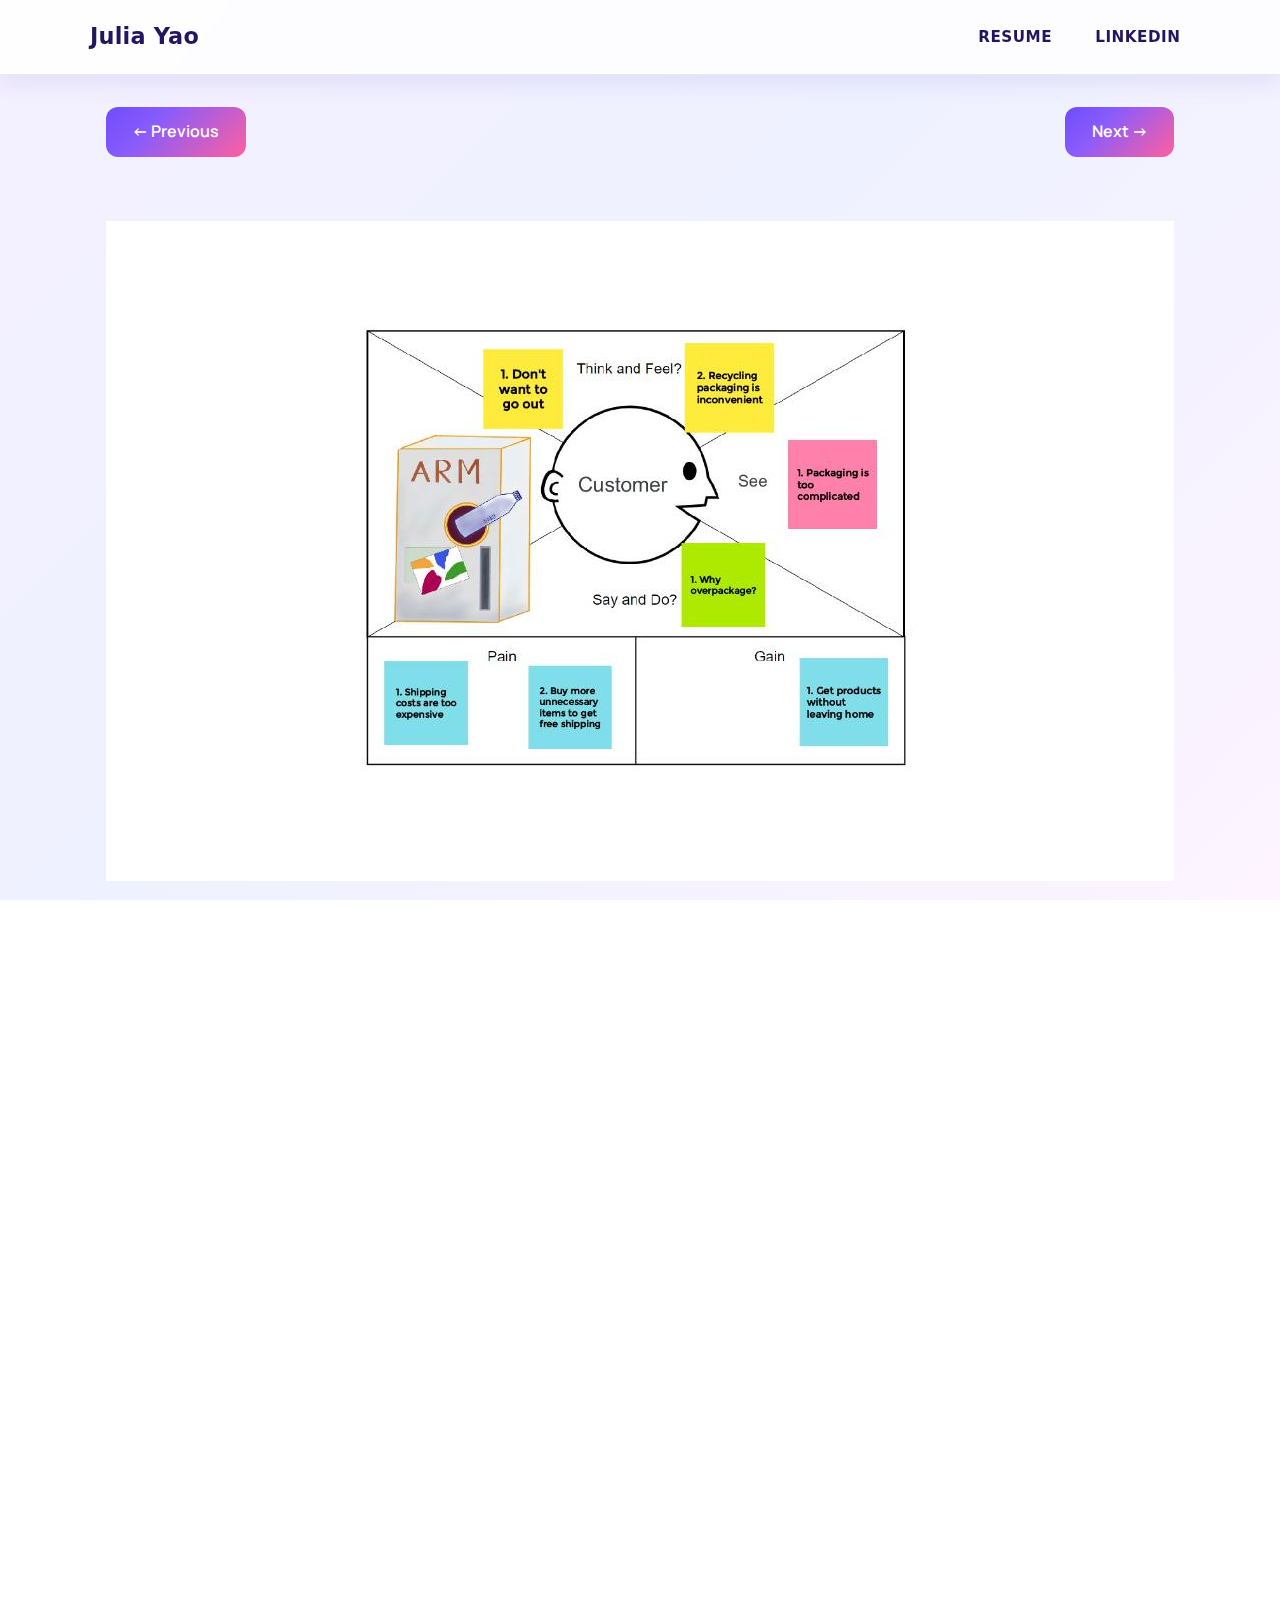
<file: recycle.html>
<!doctype html>
<html lang="en">
<head>
  <meta charset="utf-8">
  <meta name="viewport" content="width=device-width,initial-scale=1">
  <title>Recycle Go — Project</title>
  <meta name="description" content="Recycle Go — campus ARM x PackAge+ incentive system to increase reusable e-commerce packaging return rates.">
  <link rel="stylesheet" href="styles/style.css">
  <!-- Using system SF font stack via styles/style.css; removed external Google Fonts -->
  <!-- SF Pro Display font - using system font stack for SF -->
  <style>
    @supports (font-family: "SF Pro Display") {
      :root {
        --sf-font: "SF Pro Display", -apple-system, BlinkMacSystemFont, "Segoe UI", system-ui, sans-serif;
      }
    }
    @supports not (font-family: "SF Pro Display") {
      :root {
        --sf-font: -apple-system, BlinkMacSystemFont, "Segoe UI", system-ui, sans-serif;
      }
    }
  </style>
</head>
<body>
  <header class="header"></header>
  <script src="components/navbar.js"></script>

  <main class="container">
    <!-- Project Navigation -->
    <div class="project-nav">
      <a href="techcare.html" class="nav-btn nav-btn--prev">← Previous</a>
      <a href="thrive.html" class="nav-btn nav-btn--next">Next →</a>
    </div>

    <!-- Hero -->
    <section class="hero-full">
      <div class="hero-right">
        <div style="margin: 2rem 0;">
          <img src="img/Recycle/recyclego.jpeg" alt="Recycle Go project cover" style="max-width: 100%; height: auto; border-radius: 12px;">
        </div>
      </div>
    </section>

    <section class="case">
      <!-- Project Description -->
      <div style="margin-bottom: 3rem;">
        <h1 style="font-size: 3rem; font-weight: 900; color: var(--heading-color); margin-bottom: 1rem; font-family: var(--sf-font);">Recycle Go</h1>
        <p style="font-size: 1.2rem; color: var(--text-color); line-height: 1.6; max-width: 800px;">
          Campus ARM × PackAge+ — Increasing return rates for reusable e-commerce packaging through innovative circular packaging system
        </p>
      </div>

      <!-- Four Column Info Layout like FlameKeepers -->
      <div style="display: grid; grid-template-columns: repeat(4, 1fr); gap: 2rem; margin-bottom: 3rem; padding: 2rem 0; border-top: 1px solid #e5e7eb; border-bottom: 1px solid #e5e7eb;">
        <div>
          <h4 style="color: #FF9800; font-size: 0.9rem; font-weight: 600; margin-bottom: 0.5rem; font-family: var(--sf-font);">TIMELINE</h4>
          <p style="font-size: 0.9rem; color: var(--text-color);">Mar. 2022 - Sept. 2022</p>
          <p style="font-size: 0.8rem; color: var(--text-color);">[6 Months]</p>
        </div>
        <div>
          <h4 style="color: #FF9800; font-size: 0.9rem; font-weight: 600; margin-bottom: 0.5rem; font-family: var(--sf-font);">TEAM</h4>
          <p style="font-size: 0.9rem; color: var(--text-color);">2 Research &</p>
          <p style="font-size: 0.9rem; color: var(--text-color);">Design specialists</p>
        </div>
        <div>
          <h4 style="color: #FF9800; font-size: 0.9rem; font-weight: 600; margin-bottom: 0.5rem; font-family: var(--sf-font);">ROLE</h4>
          <p style="font-size: 0.9rem; color: var(--text-color);">UX Researcher,</p>
          <p style="font-size: 0.9rem; color: var(--text-color);">Project Lead</p>
        </div>
        <div>
          <h4 style="color: #FF9800; font-size: 0.9rem; font-weight: 600; margin-bottom: 0.5rem; font-family: var(--sf-font);">SKILLS</h4>
          <p style="font-size: 0.9rem; color: var(--text-color);">User Research, System Design</p>
          <p style="font-size: 0.9rem; color: var(--text-color);">Sustainability Research</p>
        </div>
      </div>

      <!-- Impact Section
      <section class="impact-grid" style="margin: 3rem 0;">
        <div>
          <h3 style="color: var(--heading-color); font-family: var(--sf-font);">Impact — For Environment</h3>
          <ul style="color: var(--text-color);">
            <li>Reduced e-commerce packaging waste</li>
            <li>Increased reusable packaging adoption</li>
            <li>Enhanced circular economy model</li>
            <li>Taiwan Sustainable Energy Innovation Award</li>
          </ul>
        </div>
        <div>
          <h3 style="color: var(--heading-color); font-family: var(--sf-font);">Impact — For Users</h3>
          <ul style="color: var(--text-color);">
            <li>Convenient campus return locations</li>
            <li>Digital incentive mechanisms</li>
            <li>Simplified recycling process</li>
            <li>Awareness of sustainable practices</li>
          </ul>
        </div>
      </section> -->

      <!-- Expected Impact with Numbers -->
      <section>
        <h2>Expected Impact</h2>
        <div style="background: #ecfdf5; padding: 2rem; border-radius: 12px; border: 1px solid #a7f3d0; margin: 2rem 0;">
          <h3 style="color: #065f46; margin-top: 0;">Research-Driven Results</h3>
          <div style="display: grid; grid-template-columns: repeat(auto-fit, minmax(280px, 1fr)); gap: 2rem;">
            <div style="text-align: center; background: white; padding: 1.5rem; border-radius: 8px;">
              <div style="font-size: 2.5rem; font-weight: bold; color: #C41E3A;">10+</div>
              <p style="margin: 0.5rem 0 0; font-weight: 600;">University Students Interviewed</p>
              <p style="font-size: 0.85rem; color: #6b7280;">Led behavioral insights research to uncover packaging return barriers</p>
            </div>
            <div style="text-align: center; background: white; padding: 1.5rem; border-radius: 8px;">
              <div style="font-size: 2.5rem; font-weight: bold; color: #C41E3A;">75%</div>
              <p style="margin: 0.5rem 0 0; font-weight: 600;">Drop-off Rate Identified</p>
              <p style="font-size: 0.85rem; color: #6b7280;">Synthesized insights revealing low convenience & weak incentives</p>
            </div>
            <div style="text-align: center; background: white; padding: 1.5rem; border-radius: 8px;">
              <div style="font-size: 2.5rem; font-weight: bold; color: #C41E3A;">5+</div>
              <p style="margin: 0.5rem 0 0; font-weight: 600;">Competitive Analyses</p>
              <p style="font-size: 0.85rem; color: #6b7280;">Conducted on circular packaging models to identify critical gaps</p>
            </div>
          </div>
        </div>

        <h3>Projected System Performance</h3>
        <div style="background: #fef7ed; padding: 2rem; border-radius: 8px; margin: 2rem 0;">
          <div style="display: grid; grid-template-columns: repeat(auto-fit, minmax(280px, 1fr)); gap: 2rem;">
            <div style="text-align: center; background: white; padding: 1.5rem; border-radius: 8px;">
              <div style="font-size: 2.5rem; font-weight: bold; color: #C41E3A;">25% → 60%+</div>
              <p style="margin: 0.5rem 0 0; font-weight: 600;">Return Rate Increase</p>
              <p style="font-size: 0.85rem; color: #6b7280;">ARM campus kiosks with PackAge+ stations integration</p>
            </div>
            <div style="text-align: center; background: white; padding: 1.5rem; border-radius: 8px;">
              <div style="font-size: 2.5rem; font-weight: bold; color: #C41E3A;">40%</div>
              <p style="margin: 0.5rem 0 0; font-weight: 600;">Packaging Waste Reduction</p>
              <p style="font-size: 0.85rem; color: #6b7280;">Single-use packaging waste reduction on pilot campuses</p>
            </div>
            <div style="text-align: center; background: white; padding: 1.5rem; border-radius: 8px;">
              <div style="font-size: 2.5rem; font-weight: bold; color: #C41E3A;">2.4x</div>
              <p style="margin: 0.5rem 0 0; font-weight: 600;">Return Rate Improvement</p>
              <p style="font-size: 0.85rem; color: #6b7280;">Designed recycling model with integrated campus infrastructure</p>
            </div>
          </div>
        </div>

        <h3>Innovation & Recognition</h3>
        <div style="background: #f0f9ff; padding: 2rem; border-radius: 8px; border-left: 4px solid #2563eb; margin: 2rem 0;">
          <div style="display: grid; grid-template-columns: repeat(auto-fit, minmax(300px, 1fr)); gap: 1.5rem;">
            <div>
              <h4 style="color: #1e40af; margin-top: 0; font-size: 1rem;">Research Innovation</h4>
              <ul style="margin: 0;">
                <li><strong>User-Centered Methodology:</strong> Comprehensive student behavior analysis</li>
                <li><strong>Market Gap Identification:</strong> Critical workflow gaps in return logistics</li>
                <li><strong>Data-Driven Design:</strong> Evidence-based system architecture</li>
              </ul>
            </div>
            <div>
              <h4 style="color: #1e40af; margin-top: 0; font-size: 1rem;">Award Recognition</h4>
              <ul style="margin: 0;">
                <li><strong>Taiwan Sustainable Energy Innovation Award:</strong> Recognized for circular economy contribution</li>
                <li><strong>Policy Influence:</strong> Research findings informing sustainability initiatives</li>
                <li><strong>Scalable Model:</strong> Framework applicable to multiple campus environments</li>
              </ul>
            </div>
          </div>
        </div>
      </section>

      <!-- Overview -->
      <section>
        <h2>Overview</h2>
        <p>
          <strong>Recycle Go</strong> is an innovative circular packaging system designed to address Taiwan's e-commerce packaging waste problem. This project proposes integrating <strong>ARM recycling machines</strong> with <strong>PackAge+</strong> reusable packaging systems by establishing convenient return points on university campuses, combined with digital incentive mechanisms to increase packaging return rates and reduce overall circulation costs.
        </p>
        <p>
          This project won the <strong>Taiwan Sustainable Energy Innovation Competition Award</strong>, demonstrating innovative contributions in sustainable development and circular economy.
        </p>
      </section>

      <!-- Research Methodology -->
      <section>
        <h2>Research Methodology</h2>
        <div style="display: grid; grid-template-columns: repeat(auto-fit, minmax(300px, 1fr)); gap: 2rem; margin: 2rem 0;">
          <div>
            <h3>User Research</h3>
            <ul>
              <li><strong>In-depth Interviews:</strong> 10+ university student user interviews</li>
              <li><strong>Survey Research:</strong> Packaging usage behavior and recycling motivation analysis</li>
              <li><strong>Behavioral Observation:</strong> Current recycling system usage pattern analysis</li>
            </ul>
          </div>
          <div>
            <h3>Market Analysis</h3>
            <ul>
              <li><strong>Competitive Analysis:</strong> In-depth comparison of 5+ circular packaging models</li>
              <li><strong>Policy Research:</strong> Taiwan EPA related policy analysis</li>
              <li><strong>Technical Assessment:</strong> ARM system and PackAge+ integration feasibility</li>
            </ul>
          </div>
        </div>
      </section>
      
      <!-- Problem Statement -->
      <section>
        <h2>Problem Statement</h2>
        <div style="background: #f8f9ff; padding: 2rem; border-radius: 12px; margin: 2rem 0;">
          <h3 style="color: #C41E3A; margin-top: 0;">Current Challenges</h3>
          <ul>
            <li><strong>Low return rates:</strong> Taiwan's e-commerce packaging return rate is only about 25%, with large amounts of reusable packaging being discarded</li>
            <li><strong>Uneven geographic distribution:</strong> Return points concentrated in urban areas, low participation in remote regions</li>
            <li><strong>Insufficient incentive mechanisms:</strong> Lack of effective motivation to drive consumer participation in recycling</li>
            <li><strong>Convenience issues:</strong> Complex existing return processes increase barriers to user participation</li>
          </ul>
        </div>
        
        <div style="display: grid; grid-template-columns: repeat(auto-fit, minmax(250px, 1fr)); gap: 1.5rem; margin: 2rem 0;">
          <div style="text-align: center; padding: 1.5rem; background: white; border-radius: 10px; box-shadow: 0 2px 10px rgba(0,0,0,0.1);">
            <div style="font-size: 2.5rem; color: #C41E3A; font-weight: bold;">25%</div>
            <p>Current packaging return rate</p>
          </div>
          <div style="text-align: center; padding: 1.5rem; background: white; border-radius: 10px; box-shadow: 0 2px 10px rgba(0,0,0,0.1);">
            <div style="font-size: 2.5rem; color: #C41E3A; font-weight: bold;">75%</div>
            <p>Packaging waste rate</p>
          </div>
          <div style="text-align: center; padding: 1.5rem; background: white; border-radius: 10px; box-shadow: 0 2px 10px rgba(0,0,0,0.1);">
            <div style="font-size: 2.5rem; color: #C41E3A; font-weight: bold;">60%+</div>
            <p>Target return rate</p>
          </div>
        </div>
      </section>

      <!-- Opportunity -->
      <section>
        <h2>Opportunity Statement</h2>
        <p>
          <strong style="color:#0052a3;">How might we</strong> use campus-based ARM and digital rewards to improve convenience and motivation for returning reusable packaging,
          expanding participation and stabilizing return volumes?
        </p>
      </section>

      <!-- Solution -->
      <section>
        <h2>Solution: Recycle Go Integration System</h2>
        <p>
          We designed an innovative circular packaging system targeting <strong>university students</strong> by establishing <strong>ARM recycling machines</strong> on campus connected to the <strong>PackAge+</strong> network. Students can scan and return packaging at nearby return stations, earning small rewards or points. After cleaning, packaging re-enters the usage cycle through reverse logistics, creating a closed-loop system that increases return rates while reducing costs.
        </p>
        
        <div style="display: grid; grid-template-columns: repeat(auto-fit, minmax(280px, 1fr)); gap: 2rem; margin: 3rem 0;">
          <div style="background: #f8f9ff; padding: 2rem; border-radius: 12px; border-left: 4px solid #0052a3;">
            <h3 style="color: #0052a3; margin-top: 0;">Target Users</h3>
            <p><strong>University Students (18-22 years)</strong></p>
            <ul style="margin: 0;">
              <li>High environmental awareness</li>
              <li>Sensitive to digital rewards</li>
              <li>Need convenience in campus life</li>
            </ul>
          </div>
          
          <div style="background: #f8f9ff; padding: 2rem; border-radius: 12px; border-left: 4px solid #C41E3A;">
            <h3 style="color: #C41E3A; margin-top: 0;">Core Partners</h3>
            <ul style="margin: 0;">
              <li><strong>Taiwan EPA</strong> - Policy support</li>
              <li><strong>PackAge+</strong> - Packaging system</li>
              <li><strong>Universities</strong> - Venues and promotion</li>
            </ul>
          </div>
          
          <div style="background: #f8f9ff; padding: 2rem; border-radius: 12px; border-left: 4px solid #FFD700;">
            <h3 style="color: #8B0000; margin-top: 0;">Core Value Proposition</h3>
            <p><strong>Convenience + Reward Mechanism</strong></p>
            <ul style="margin: 0;">
              <li>Increase return rates to 60%+</li>
              <li>Reduce logistics costs</li>
              <li>Enhance environmental participation</li>
            </ul>
          </div>
        </div>

        <!-- System Features -->
        <div style="margin: 3rem 0;">
          <h3>Core System Features</h3>
          <div style="display: grid; grid-template-columns: repeat(auto-fit, minmax(250px, 1fr)); gap: 1.5rem; margin-top: 1.5rem;">
            <div style="background: white; padding: 1.5rem; border-radius: 10px; box-shadow: 0 2px 10px rgba(0,0,0,0.1); text-align: center;">
              <div style="font-size: 2rem; margin-bottom: 1rem;">📱</div>
              <h4>Smart Scanning</h4>
              <p>QR Code rapid identification of packaging type and source</p>
            </div>
            <div style="background: white; padding: 1.5rem; border-radius: 10px; box-shadow: 0 2px 10px rgba(0,0,0,0.1); text-align: center;">
              <div style="font-size: 2rem; margin-bottom: 1rem;">🏆</div>
              <h4>Reward System</h4>
              <p>Dual incentives through points accumulation and cash rewards</p>
            </div>
            <div style="background: white; padding: 1.5rem; border-radius: 10px; box-shadow: 0 2px 10px rgba(0,0,0,0.1); text-align: center;">
              <div style="font-size: 2rem; margin-bottom: 1rem;">🔄</div>
              <h4>Reverse Logistics</h4>
              <p>Automated cleaning and redistribution system</p>
            </div>
            <div style="background: white; padding: 1.5rem; border-radius: 10px; box-shadow: 0 2px 10px rgba(0,0,0,0.1); text-align: center;">
              <div style="font-size: 2rem; margin-bottom: 1rem;">📊</div>
              <h4>Data Tracking</h4>
              <p>Real-time monitoring of return rates and environmental impact</p>
            </div>
          </div>
        </div>
      </section>

      <!-- System Flow (optional image) -->
      <section class="section section--image">
        <h2>User Journey & System Flow</h2>
        <!-- User Journey -->
        <div style="margin: 2rem 0;">
          <h3>User Journey</h3>
          <div style="display: flex; flex-wrap: wrap; gap: 1rem; margin: 2rem 0;">
            <div style="flex: 1; min-width: 200px; background: #f8f9ff; padding: 1.5rem; border-radius: 10px; text-align: center;">
              <div style="width: 50px; height: 50px; background: #0052a3; border-radius: 50%; margin: 0 auto 1rem; display: flex; align-items: center; justify-content: center; color: white; font-weight: bold;">1</div>
              <h4>Receive Packaging</h4>
              <p>Students receive online purchases with PackAge+ packaging</p>
            </div>
            <div style="flex: 1; min-width: 200px; background: #f8f9ff; padding: 1.5rem; border-radius: 10px; text-align: center;">
              <div style="width: 50px; height: 50px; background: #0052a3; border-radius: 50%; margin: 0 auto 1rem; display: flex; align-items: center; justify-content: center; color: white; font-weight: bold;">2</div>
              <h4>Retain After Use</h4>
              <p>After product use, keep the reusable packaging</p>
            </div>
            <div style="flex: 1; min-width: 200px; background: #f8f9ff; padding: 1.5rem; border-radius: 10px; text-align: center;">
              <div style="width: 50px; height: 50px; background: #0052a3; border-radius: 50%; margin: 0 auto 1rem; display: flex; align-items: center; justify-content: center; color: white; font-weight: bold;">3</div>
              <h4>Campus Return</h4>
              <p>Scan and deposit packaging at campus ARM machines</p>
            </div>
            <div style="flex: 1; min-width: 200px; background: #f8f9ff; padding: 1.5rem; border-radius: 10px; text-align: center;">
              <div style="width: 50px; height: 50px; background: #C41E3A; border-radius: 50%; margin: 0 auto 1rem; display: flex; align-items: center; justify-content: center; color: white; font-weight: bold;">4</div>
              <h4>Earn Rewards</h4>
              <p>Instantly receive points or cash rewards</p>
            </div>
          </div>
        </div>

        <!-- If you have a flow image, place it under /img/recycle-flow.png -->
        <!-- <img src="img/recycle-flow.png" alt="ARM + PackAge+ integration flow for Recycle Go" class="section__image" style="width:100%; border-radius:12px;"> -->
        <!-- <p class="caption">ARM × PackAge+ Integration — Campus return → Reverse logistics → Cleaning &amp; reuse.</p> -->
      </section>

      <!-- Research Insights -->
      <section>
        <h2>Key Research Insights</h2>
        <div style="display: grid; grid-template-columns: repeat(auto-fit, minmax(300px, 1fr)); gap: 2rem; margin: 2rem 0;">
          <div style="background: #fff3f3; padding: 2rem; border-radius: 12px; border-left: 4px solid #C41E3A;">
            <h3 style="color: #C41E3A; margin-top: 0;">Behavioral Barriers</h3>
            <ul>
              <li><strong>75% drop-off rate</strong>: Inconvenience and weak incentives lead to high abandonment</li>
              <li><strong>Distance sensitivity</strong>: Participation significantly decreases beyond 500 meters</li>
              <li><strong>Time cost</strong>: Students value quick and convenient return processes</li>
            </ul>
          </div>
          
          <div style="background: #f3f8ff; padding: 2rem; border-radius: 12px; border-left: 4px solid #0052a3;">
            <h3 style="color: #0052a3; margin-top: 0;">Motivation Drivers</h3>
            <ul>
              <li><strong>Environmental responsibility</strong>: University students generally have environmental awareness</li>
              <li><strong>Economic incentives</strong>: Small rewards effectively boost participation</li>
              <li><strong>Social influence</strong>: Friend recommendations are the strongest motivator</li>
            </ul>
          </div>
          
          <div style="background: #f8fff3; padding: 2rem; border-radius: 12px; border-left: 4px solid #4CAF50;">
            <h3 style="color: #4CAF50; margin-top: 0;">Technical Feasibility</h3>
            <ul>
              <li><strong>ARM System</strong>: Mature technology with reasonable deployment costs</li>
              <li><strong>PackAge+ Integration</strong>: Existing APIs support seamless integration</li>
              <li><strong>Campus Partnerships</strong>: Multiple universities expressed cooperation interest</li>
            </ul>
          </div>
        </div>
      </section>

      <!-- Design Process -->
      <section>
        <h2>Design Process</h2>
        <div style="margin: 2rem 0;">
          <div style="display: grid; grid-template-columns: repeat(auto-fit, minmax(250px, 1fr)); gap: 1.5rem;">
            <div style="background: white; padding: 1.5rem; border-radius: 10px; box-shadow: 0 2px 10px rgba(0,0,0,0.1);">
              <h4 style="color: #0052a3; margin-top: 0;">Research Phase</h4>
              <ul style="font-size: 0.9rem;">
                <li>User interviews and surveys</li>
                <li>Competitive analysis and market research</li>
                <li>Policy environment analysis</li>
              </ul>
            </div>
            <div style="background: white; padding: 1.5rem; border-radius: 10px; box-shadow: 0 2px 10px rgba(0,0,0,0.1);">
              <h4 style="color: #C41E3A; margin-top: 0;">Analysis Phase</h4>
              <ul style="font-size: 0.9rem;">
                <li>User behavior pattern analysis</li>
                <li>Pain point identification and prioritization</li>
                <li>Opportunity discovery</li>
              </ul>
            </div>
            <div style="background: white; padding: 1.5rem; border-radius: 10px; box-shadow: 0 2px 10px rgba(0,0,0,0.1);">
              <h4 style="color: #4CAF50; margin-top: 0;">Design Phase</h4>
              <ul style="font-size: 0.9rem;">
                <li>System architecture design</li>
                <li>User interface design</li>
                <li>Reward mechanism design</li>
              </ul>
            </div>
            <div style="background: white; padding: 1.5rem; border-radius: 10px; box-shadow: 0 2px 10px rgba(0,0,0,0.1);">
              <h4 style="color: #FF9800; margin-top: 0;">Validation Phase</h4>
              <ul style="font-size: 0.9rem;">
                <li>Prototype testing and validation</li>
                <li>Stakeholder feedback</li>
                <li>Business model validation</li>
              </ul>
            </div>
          </div>
        </div>
      </section>

      <!-- Project Outcomes & Next Steps -->
      <section>
        <h2>Project Outcomes & Recognition</h2>
        <div style="background: #f8f9ff; padding: 2rem; border-radius: 12px; margin: 2rem 0;">
          <div style="display: grid; grid-template-columns: repeat(auto-fit, minmax(250px, 1fr)); gap: 2rem;">
            <div>
              <h3 style="color: #C41E3A; margin-top: 0;">🏆 Awards & Recognition</h3>
              <ul>
                <li><strong>Taiwan Sustainable Energy Innovation Competition Award</strong></li>
                <li>Attention and discussion from policy-making agencies</li>
                <li>Cooperation interest expressed by multiple universities</li>
              </ul>
            </div>
            <div>
              <h3 style="color: #0052a3; margin-top: 0;">📊 Research Contributions</h3>
              <ul>
                <li>Established Taiwan circular packaging user behavior model</li>
                <li>Proposed campus-based recycling system design framework</li>
                <li>Validated impact of digital rewards on environmental behavior</li>
              </ul>
            </div>
          </div>
        </div>
        
        <div style="margin: 2rem 0;">
          <h3>Future Opportunities</h3>
          <div style="display: grid; grid-template-columns: repeat(auto-fit, minmax(280px, 1fr)); gap: 1.5rem;">
            <div style="background: white; padding: 1.5rem; border-radius: 10px; box-shadow: 0 2px 10px rgba(0,0,0,0.1);">
              <h4 style="color: #4CAF50;">Technology Expansion</h4>
              <ul style="font-size: 0.9rem;">
                <li>AI packaging identification system</li>
                <li>IoT smart recycling cabinets</li>
                <li>Blockchain tracking system</li>
              </ul>
            </div>
            <div style="background: white; padding: 1.5rem; border-radius: 10px; box-shadow: 0 2px 10px rgba(0,0,0,0.1);">
              <h4 style="color: #FF9800;">Scale Expansion</h4>
              <ul style="font-size: 0.9rem;">
                <li>Taiwan-wide university campus deployment</li>
                <li>Corporate park applications</li>
                <li>Community recycling point integration</li>
              </ul>
            </div>
            <div style="background: white; padding: 1.5rem; border-radius: 10px; box-shadow: 0 2px 10px rgba(0,0,0,0.1);">
              <h4 style="color: #9C27B0;">Partnership Expansion</h4>
              <ul style="font-size: 0.9rem;">
                <li>E-commerce platform integration</li>
                <li>Logistics company partnerships</li>
                <li>Government policy support</li>
              </ul>
            </div>
          </div>
        </div>
      </section>

 
    </section>
  </main>

  <footer class="footer">
    <div class="container footer__row">
      <p>© <span id="year"></span> Jyue-An Yao</p>
    </div>
  </footer>

  <script>document.getElementById('year').textContent = new Date().getFullYear();</script>
  <script src="components/navbar.js"></script>

  <!-- Local styles to match global SF font settings -->
  <style>
    .case {max-width: 960px; margin: 0 auto; padding: 24px;}
    .meta.grid {display: grid; grid-template-columns: repeat(auto-fit,minmax(220px,1fr)); gap: 12px; margin: 16px 0 24px;}
    
    /* H2 styles - now using global settings */
    h2 {
      margin-top: 28px; 
      font-size: 1.4rem; 
      color: var(--heading-color);
      font-family: var(--sf-font);
      font-weight: 700;
      letter-spacing: -0.02em;
    }
    
    /* Body text styles - black color */
    p, li, div, span {
      font-family: var(--sf-font);
      color: var(--text-color);
    }
    
    h3 {margin-top: 12px; font-size: 1.1rem; font-family: var(--sf-font); color: var(--heading-color);}
    ul {padding-left: 18px;}
    .cols {columns: 2; column-gap: 24px;}
    .impact-grid {display: grid; grid-template-columns: repeat(auto-fit,minmax(280px,1fr)); gap: 16px;}
    .section__image {width: 100%; border-radius: 8px; margin-top: 1rem;}
    .caption {font-size: .9rem; text-align: center; color: var(--text-color); margin-top: .5rem;}
    @media (max-width: 640px){ .cols {columns: 1;} }
  </style>
</body>
</html>
</file>
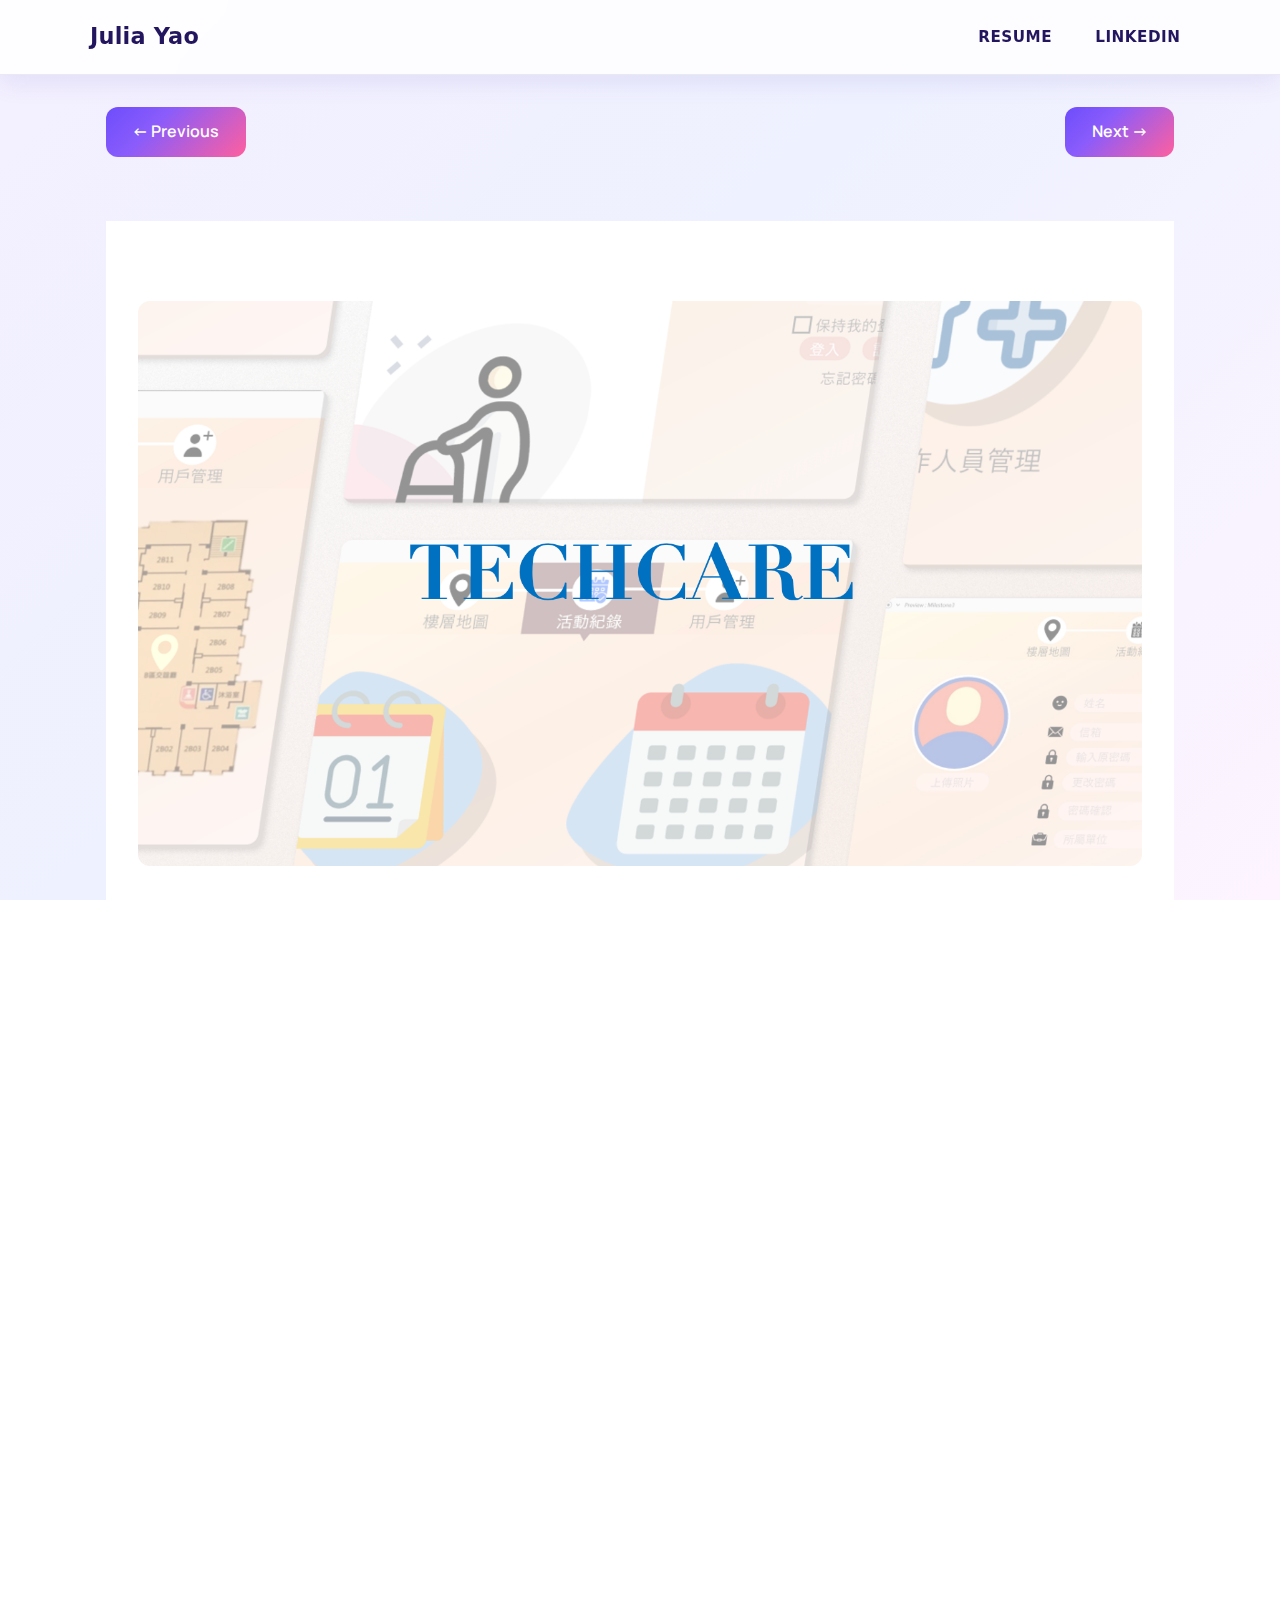
<file: techcare.html>
<!doctype html>
<html lang="en">
<head>
  <meta charset="utf-8">
  <meta name="viewport" content="width=device-width,initial-scale=1">
  <title>TechCare — Elderly Care Monitoring — Project</title>
  <meta name="description" content="TechCare — an elderly care monitoring system using BLE technology for dementia support.">
  <link rel="stylesheet" href="styles/style.css">
  <link rel="preconnect" href="https://fonts.googleapis.com">
  <link rel="preconnect" href="https://fonts.gstatic.com" crossorigin>
  <link href="https://fonts.googleapis.com/css2?family=Jockey+One&display=swap" rel="stylesheet">
  <!-- SF Pro Display font - using system font stack for SF -->
  <style>
    @supports (font-family: "SF Pro Display") {
      :root {
        --sf-font: "SF Pro Display", -apple-system, BlinkMacSystemFont, "Segoe UI", system-ui, sans-serif;
      }
    }
    @supports not (font-family: "SF Pro Display") {
      :root {
        --sf-font: -apple-system, BlinkMacSystemFont, "Segoe UI", system-ui, sans-serif;
      }
    }

    /* Case Study Layout with Left Navigation */
    .case-study-container {
      display: grid;
      grid-template-columns: 200px 1fr;
      gap: 3rem;
      max-width: 1200px;
      margin: 2rem auto;
      padding: 0 2rem;
    }
    
    .case-nav {
      position: sticky;
      top: 100px;
      height: fit-content;
    }
    
    .case-nav h3 {
      font-size: 0.75rem;
      text-transform: uppercase;
      letter-spacing: 0.5px;
      color: #6b7280;
      margin-bottom: 1rem;
    }
    
    .case-nav ul {
      list-style: none;
      padding: 0;
      margin: 0;
    }
    
    .case-nav li {
      margin-bottom: 0.75rem;
    }
    
    .case-nav a {
      text-decoration: none;
      color: #1f2937;
      font-weight: 500;
      font-size: 0.95rem;
      transition: color 0.2s;
      display: block;
      padding: 0.25rem 0;
    }
    
    .case-nav a:hover,
    .case-nav a.active {
      color: #C41E3A;
    }
    
    .case-content section {
      margin-bottom: 4rem;
      scroll-margin-top: 100px;
    }
    
    @media (max-width: 768px) {
      .case-study-container {
        grid-template-columns: 1fr;
      }
      
      .case-nav {
        position: static;
        margin-bottom: 2rem;
      }
      
      .case-nav ul {
        display: flex;
        flex-wrap: wrap;
        gap: 1rem;
      }
    }
  </style>
</head>
<body>
  <header class="header"></header>
  <script src="components/navbar.js"></script>

  <main class="container">
    <!-- Project Navigation -->
    <div class="project-nav">
      <a href="easytap.html" class="nav-btn nav-btn--prev">← Previous</a>
      <a href="recycle.html" class="nav-btn nav-btn--next">Next →</a>
    </div>

    <section class="hero-full">
      <div class="hero-right">
        <div style="margin: 2rem 0;">
          <img src="./img/Techcare/techcarelogo.png" alt="TechCare Hero" style="max-width: 100%; height: auto; border-radius: 12px;">
        </div>
      </div>
    </section>

    <section class="case">
      <!-- Project Description -->
      <div style="margin-bottom: 3rem;">
        <h1 style="font-size: 3rem; font-weight: 900; color: var(--heading-color); margin-bottom: 1rem; font-family: var(--sf-font);">TechCare</h1>
        <p style="font-size: 1.2rem; color: var(--text-color); line-height: 1.6; max-width: 800px;">
          Elderly care monitoring system using BLE technology for dementia support, providing real-time location tracking and safety management
        </p>
      </div>

      <!-- Four Column Info Layout like FlameKeepers -->
      <div style="display: grid; grid-template-columns: repeat(4, 1fr); gap: 2rem; margin-bottom: 3rem; padding: 2rem 0; border-top: 1px solid #e5e7eb; border-bottom: 1px solid #e5e7eb;">
        <div>
          <h4 style="color: #FF9800; font-size: 0.9rem; font-weight: 600; margin-bottom: 0.5rem; font-family: var(--sf-font);">TIMELINE</h4>
          <p style="font-size: 0.9rem; color: var(--text-color);">Aug. 2020 - Dec. 2021</p>
          <p style="font-size: 0.8rem; color: var(--text-color);">[1.5 Years]</p>
        </div>
        <div>
          <h4 style="color: #FF9800; font-size: 0.9rem; font-weight: 600; margin-bottom: 0.5rem; font-family: var(--sf-font);">TEAM</h4>
          <p style="font-size: 0.9rem; color: var(--text-color);">3 Cross-functional</p>
          <p style="font-size: 0.9rem; color: var(--text-color);">specialists</p>
        </div>
        <div>
          <h4 style="color: #FF9800; font-size: 0.9rem; font-weight: 600; margin-bottom: 0.5rem; font-family: var(--sf-font);">ROLE</h4>
          <p style="font-size: 0.9rem; color: var(--text-color);">UIUX Designer, Researcher</p>
          <p style="font-size: 0.9rem; color: var(--text-color);">Data Analyst</p>
        </div>
        <div>
          <h4 style="color: #FF9800; font-size: 0.9rem; font-weight: 600; margin-bottom: 0.5rem; font-family: var(--sf-font);">SKILLS</h4>
          <p style="font-size: 0.9rem; color: var(--text-color);">UI/UX Design, Research</p>
          <p style="font-size: 0.9rem; color: var(--text-color);">Data Analysis, BLE Technology</p>
        </div>
      </div>

      <!-- Case Study with Left Navigation -->
      <div class="case-study-container">
        <!-- Left Navigation -->
        <nav class="case-nav">
          <h3>Case Study</h3>
          <ul>
            <li><a href="#overview" class="active">Overview</a></li>
            <li><a href="#research">Research</a></li>
            <li><a href="#ideation">Ideation</a></li>
            <li><a href="#solution">Solution</a></li>
          </ul>
        </nav>

        <!-- Main Content -->
        <div class="case-content">
      <section id="overview">
        <h2>Overview</h2>
        <div style="background: #ecfdf5; padding: 2rem; border-radius: 12px; border: 1px solid #a7f3d0; margin: 2rem 0;">
          <h3 style="color: #065f46; margin-top: 0;">Expected Impact</h3>
          <div style="display: grid; grid-template-columns: repeat(3, 1fr); gap: 2rem;">
            <div style="text-align: center; background: white; padding: 1.5rem; border-radius: 8px;">
              <div style="font-size: 2.5rem; font-weight: bold; color: #8B0000;">40%</div>
              <p style="margin: 0.5rem 0 0; font-weight: 600;">Reduction in manual monitoring time</p>
              <p style="font-size: 0.85rem; color: #6b7280;">From 2-hour checks to real-time awareness</p>
            </div>
            <div style="text-align: center; background: white; padding: 1.5rem; border-radius: 8px;">
              <div style="font-size: 2.5rem; font-weight: bold; color: #8B0000;">60%</div>
              <p style="margin: 0.5rem 0 0; font-weight: 600;">Faster emergency response</p>
              <p style="font-size: 0.85rem; color: #6b7280;">Immediate alerts vs. delayed discovery</p>
            </div>
            <div style="text-align: center; background: white; padding: 1.5rem; border-radius: 8px;">
              <div style="font-size: 2.5rem; font-weight: bold; color: #8B0000;">3x</div>
              <p style="margin: 0.5rem 0 0; font-weight: 600;">Increased resident mobility</p>
              <p style="font-size: 0.85rem; color: #6b7280;">Safe free movement throughout facility</p>
            </div>
          </div>
        </div>

        <h3>System Innovation Achievements</h3>
        <div style="display: grid; grid-template-columns: repeat(auto-fit, minmax(300px, 1fr)); gap: 1.5rem; margin: 2rem 0;">
          <div style="background: #f8fafc; padding: 1.5rem; border-radius: 8px; border-left: 4px solid #3b82f6;">
            <h4 style="color: #1e40af; margin-top: 0; font-size: 1rem;">Technical Innovation</h4>
            <ul style="margin: 0;">
              <li><strong>BLE Integration:</strong> Low-power, reliable positioning system</li>
              <li><strong>MQTT Protocol:</strong> Efficient real-time data transmission</li>
              <li><strong>Scalable Architecture:</strong> Support for 100+ residents</li>
              <li><strong>Cross-platform Interface:</strong> Desktop, tablet, mobile access</li>
            </ul>
          </div>
          <div style="background: #f8fafc; padding: 1.5rem; border-radius: 8px; border-left: 4px solid #8b5cf6;">
            <h4 style="color: #7c3aed; margin-top: 0; font-size: 1rem;">UX Innovation</h4>
            <ul style="margin: 0;">
              <li><strong>Context-aware Personalization:</strong> Auto-triggered cultural experiences</li>
              <li><strong>Intuitive Care Interface:</strong> Designed for busy healthcare staff</li>
              <li><strong>Multi-generational Design:</strong> Accessible to veteran residents</li>
              <li><strong>Stress-reduction Focus:</strong> Calming, familiar interaction patterns</li>
            </ul>
          </div>
        </div>
      </section>

      <!-- 2. Background (include cultural & emotional benefits) -->
      <section id="research">
        <h2>Research</h2>
        <div style="background: #fef9e7; padding: 2rem; border-radius: 12px; border-left: 4px solid #f59e0b; margin: 2rem 0;">
          <h3 style="color: #92400e; margin-top: 0;">Banqiao Veterans Home - Project Context</h3>
          <p><strong>Target Facility:</strong> A long-term care center specifically serving veterans who came to Taiwan with the KMT government, providing specialized care for elderly residents with dementia.</p>
          
          <div style="display: grid; grid-template-columns: repeat(auto-fit, minmax(280px, 1fr)); gap: 1.5rem; margin: 2rem 0;">
            <div style="background: white; padding: 1.5rem; border-radius: 8px;">
              <h4 style="color: #8B0000; margin-top: 0; font-size: 1rem;">Staffing Challenge</h4>
              <ul style="margin-bottom: 0;">
                <li><strong>5 nurses</strong> - Each caring for 20-24 residents (100 beds total)</li>
                <li><strong>16 care assistants</strong> - Each caring for 5-6 residents</li>
                <li>Multiple rooms per floor with limited supervision</li>
              </ul>
            </div>
            <div style="background: white; padding: 1.5rem; border-radius: 8px;">
              <h4 style="color: #8B0000; margin-top: 0; font-size: 1rem;">Current Solutions</h4>
              <ul style="margin-bottom: 0;">
                <li><strong>Listening Station</strong> - Music therapy area</li>
                <li><strong>Virtual Train Station</strong> - Nostalgic experience</li>
                <li><strong>Art Classes</strong> - Calligraphy, painting workshops</li>
                <li><strong>Board Games</strong> - Chess and traditional games</li>
              </ul>
            </div>
          </div>
          
          <div style="background: #fef2f2; padding: 1.5rem; border-radius: 8px; border-left: 4px solid #dc2626; margin-top: 1.5rem;">
            <h4 style="color: #dc2626; margin-top: 0; font-size: 1rem;">Core Dilemma</h4>
            <p style="margin-bottom: 0;"><strong>Safety vs. Freedom:</strong> Staff must restrict resident movement to ensure safety, but this limitation negatively impacts residents' emotional well-being and increases care difficulty. The challenge is enabling safe free movement while maintaining real-time location awareness.</p>
          </div>
        </div>

        <h3>Taiwan's Aging Crisis</h3>
        <p>As Taiwan rapidly enters a super-aged society, long-term care facilities face unprecedented challenges. By 2025, approximately 290,000 people will have dementia, yet medical resources cannot accommodate everyone in institutional care, creating enormous demand for care innovation.</p>
        
        <div style="background: #f0f9ff; padding: 2rem; border-radius: 8px; margin: 2rem 0;">
          <h4 style="color: #1e40af; margin-top: 0;">Motivation for Innovation</h4>
          <ul>
            <li><strong>2025:</strong> Taiwan entering super-aged society</li>
            <li><strong>~290,000 people</strong> projected to have dementia</li>
            <li><strong>Limited institutional capacity</strong> - Not all can enter care facilities</li>
            <li><strong>Growing demand</strong> for specialized dementia care solutions</li>
          </ul>
        </div>

        <h3>Cultural & Emotional Benefits</h3>
        <div style="background: #fef7ed; padding: 2rem; border-radius: 8px; margin: 2rem 0;">
          <div style="display: grid; grid-template-columns: repeat(auto-fit, minmax(280px, 1fr)); gap: 2rem;">
            <div>
              <h4 style="color: #c2410c; margin-top: 0; font-size: 1.1rem;">Nostalgic Comfort</h4>
              <ul>
                <li><strong>Reduced homesickness</strong> through personalized cultural experiences</li>
                <li><strong>Emotional stability</strong> via familiar music and hometown connections</li>
                <li><strong>Cognitive stimulation</strong> through memory-triggering content</li>
                <li><strong>Social engagement</strong> around shared cultural backgrounds</li>
              </ul>
            </div>
            <div>
              <h4 style="color: #c2410c; margin-top: 0; font-size: 1.1rem;">Data-Driven Care</h4>
              <ul>
                <li><strong>Activity participation insights</strong> for personalized care plans</li>
                <li><strong>Behavioral pattern analysis</strong> for early intervention</li>
                <li><strong>Family engagement reports</strong> showing resident well-being</li>
                <li><strong>Facility optimization</strong> based on usage patterns</li>
              </ul>
            </div>
          </div>
        </div>
      </section>

      <!-- 3. Problem Statement -->
      <section id="ideation">
        <h2>Ideation</h2>
        <div style="background: #fff5f5; padding: 2rem; border-radius: 12px; border: 1px solid #fecaca; margin: 2rem 0;">
          <h3 style="color: #dc2626; margin-top: 0;">Key Pain Points Identified</h3>
          <div style="display: grid; grid-template-columns: repeat(auto-fit, minmax(250px, 1fr)); gap: 1.5rem;">
            <div>
              <h4 style="color: #8B0000; font-size: 1rem;">For Caregivers</h4>
              <ul>
                <li>Manual location checking every 2 hours</li>
                <li>High stress during emergency situations</li>
                <li>Inconsistent shift handover information</li>
                <li>No real-time visibility of resident status</li>
              </ul>
            </div>
            <div>
              <h4 style="color: #8B0000; font-size: 1rem;">For Residents</h4>
              <ul>
                <li>Loss of privacy during frequent checks</li>
                <li>Delayed emergency response</li>
                <li>Inconsistent care quality</li>
                <li>Feeling of being constantly watched</li>
              </ul>
            </div>
          </div>
        </div>
      </section>

      <!-- 4. Research Methodology -->
      <section>
        <h2>Research Methodology</h2>
        
        <!-- Primary Research Methods -->
        <div style="display: grid; grid-template-columns: repeat(auto-fit, minmax(320px, 1fr)); gap: 2rem; margin: 2rem 0;">
          
          <!-- 1. Contextual Inquiry / Field Observation -->
          <div style="background: #f8f9ff; padding: 2rem; border-radius: 12px; border-left: 4px solid #8B0000;">
            <h3 style="color: #8B0000; margin-top: 0; font-size: 1.1rem;">1. Contextual Inquiry (On-site Observation)</h3>
            <div style="background: rgba(139, 0, 0, 0.05); padding: 1rem; border-radius: 8px; margin: 1rem 0;">
              <p style="margin: 0; font-weight: 600; color: #8B0000;">Why: Understanding real-world context</p>
            </div>
            <ul style="margin-bottom: 1rem;">
              <li>Observed care staff workflows in actual environment</li>
              <li>Identified unspoken pain points and workarounds</li>
              <li>Captured non-verbal behaviors and environmental constraints</li>
              <li>Observed resident-staff interactions during care routines</li>
            </ul>
            <p style="font-size: 0.9rem; color: #6b7280; margin-bottom: 0;"><strong>When to use:</strong> Early-stage research to understand real user behaviors, not just what they say they do. Essential for healthcare settings with complex workflows.</p>
          </div>

          <!-- 2. User Interviews -->
          <div style="background: #f8f9ff; padding: 2rem; border-radius: 12px; border-left: 4px solid #8B0000;">
            <h3 style="color: #8B0000; margin-top: 0; font-size: 1.1rem;">2. In-depth Interviews</h3>
            <div style="background: rgba(139, 0, 0, 0.05); padding: 1rem; border-radius: 8px; margin: 1rem 0;">
              <p style="margin: 0; font-weight: 600; color: #8B0000;">Why: Capturing user motivations and pain points</p>
            </div>
            <ul style="margin-bottom: 1rem;">
              <li>Conducted 15+ interviews with nursing staff and caregivers</li>
              <li>Asked open-ended questions about daily challenges</li>
              <li>Understood emotional context (stress, safety concerns)</li>
              <li>Identified hidden needs not visible in observation</li>
            </ul>
            <p style="font-size: 0.9rem; color: #6b7280; margin-bottom: 0;"><strong>When to use:</strong> Best for exploring "why" behind behaviors. Qualitative data reveals motivations, concerns, and workarounds that observation alone cannot capture.</p>
          </div>

          <!-- 3. Surveys -->
          <div style="background: #f8f9ff; padding: 2rem; border-radius: 12px; border-left: 4px solid #8B0000;">
            <h3 style="color: #8B0000; margin-top: 0; font-size: 1.1rem;">3. Surveys & Questionnaires</h3>
            <div style="background: rgba(139, 0, 0, 0.05); padding: 1rem; border-radius: 8px; margin: 1rem 0;">
              <p style="margin: 0; font-weight: 600; color: #8B0000;">Why: Gathering quantifiable data from larger sample</p>
            </div>
            <ul style="margin-bottom: 1rem;">
              <li>Distributed to all 21 care staff members (nurses + assistants)</li>
              <li>Measured frequency of specific pain points</li>
              <li>Validated hypotheses from interviews with statistical backing</li>
              <li>Prioritized problems by severity and frequency</li>
            </ul>
            <p style="font-size: 0.9rem; color: #6b7280; margin-bottom: 0;"><strong>When to use:</strong> Efficient for quantifying patterns across larger populations. Validates qualitative findings and reveals statistically significant issues.</p>
          </div>

          <!-- 4. Usability Testing / Prototype Testing -->
          <div style="background: #f8f9ff; padding: 2rem; border-radius: 12px; border-left: 4px solid #8B0000;">
            <h3 style="color: #8B0000; margin-top: 0; font-size: 1.1rem;">4. Usability Testing (Iterative)</h3>
            <div style="background: rgba(139, 0, 0, 0.05); padding: 1rem; border-radius: 8px; margin: 1rem 0;">
              <p style="margin: 0; font-weight: 600; color: #8B0000;">Why: Validating design solutions with actual users</p>
            </div>
            <ul style="margin-bottom: 1rem;">
              <li>Tested low-fidelity and high-fidelity prototypes with care staff</li>
              <li>Conducted task-based testing (e.g., "Check resident location in 10 seconds")</li>
              <li>Measured task success rate and time-on-task</li>
              <li>Identified usability issues before full implementation</li>
            </ul>
            <p style="font-size: 0.9rem; color: #6b7280; margin-bottom: 0;"><strong>When to use:</strong> Critical for iterating on designs. Reveals how users actually interact with solutions and what needs adjustment before development.</p>
          </div>

        </div>

        <!-- Research Timeline
        <div style="background: #fef9e7; padding: 2rem; border-radius: 12px; margin: 2rem 0;">
          <h3 style="color: #92400e; margin-top: 0;">Research Timeline & Progression</h3>
          <table style="width: 100%; border-collapse: collapse;">
            <tr style="background: #fff8e1; border-bottom: 2px solid #f59e0b;">
              <th style="padding: 1rem; text-align: left; border: 1px solid #fcd34d;">Phase</th>
              <th style="padding: 1rem; text-align: left; border: 1px solid #fcd34d;">Research Method</th>
              <th style="padding: 1rem; text-align: left; border: 1px solid #fcd34d;">Why at this stage</th>
              <th style="padding: 1rem; text-align: left; border: 1px solid #fcd34d;">Insights Gained</th>
            </tr>
            <tr style="border-bottom: 1px solid #fcd34d;">
              <td style="padding: 1rem; border: 1px solid #fcd34d;"><strong>Discovery</strong></td>
              <td style="padding: 1rem; border: 1px solid #fcd34d;">Contextual Inquiry + Interviews</td>
              <td style="padding: 1rem; border: 1px solid #fcd34d;">Need to understand real environment and user motivation before designing</td>
              <td style="padding: 1rem; border: 1px solid #fcd34d;">Safety concerns, manual workarounds, staff communication gaps</td>
            </tr>
            <tr style="border-bottom: 1px solid #fcd34d;">
              <td style="padding: 1rem; border: 1px solid #fcd34d;"><strong>Validation</strong></td>
              <td style="padding: 1rem; border: 1px solid #fcd34d;">Surveys</td>
              <td style="padding: 1rem; border: 1px solid #fcd34d;">Verify findings across all staff to prioritize features</td>
              <td style="padding: 1rem; border: 1px solid #fcd34d;">40% time waste on manual checks, 60% emergency response delay</td>
            </tr>
            <tr>
              <td style="padding: 1rem; border: 1px solid #fcd34d;"><strong>Design Iteration</strong></td>
              <td style="padding: 1rem; border: 1px solid #fcd34d;">Usability Testing</td>
              <td style="padding: 1rem; border: 1px solid #fcd34d;">Catch usability issues early before implementation</td>
              <td style="padding: 1rem; border: 1px solid #fcd34d;">Dashboard layout needs adjustment, alert system needs clearer urgency levels</td>
            </tr>
          </table>
        </div> -->

        <!-- Original detailed method boxes -->
        <h3>Technical & Domain Research</h3>
        <div style="display: grid; grid-template-columns: repeat(auto-fit, minmax(300px, 1fr)); gap: 2rem; margin: 2rem 0;">
          <div style="background: #f8f9ff; padding: 1.5rem; border-radius: 12px; border-left: 4px solid #8B0000;">
            <h4 style="color: #8B0000; margin-top: 0;">Technical Research</h4>
            <ul style="margin-bottom: 0;">
              <li>BLE (Bluetooth Low Energy) technology evaluation</li>
              <li>Indoor positioning system design</li>
              <li>Database architecture planning</li>
              <li>Real-time monitoring system requirements</li>
            </ul>
          </div>
          <div style="background: #f8f9ff; padding: 1.5rem; border-radius: 12px; border-left: 4px solid #8B0000;">
            <h4 style="color: #8B0000; margin-top: 0;">Domain Research</h4>
            <ul style="margin-bottom: 0;">
              <li>Dementia care best practices</li>
              <li>Healthcare compliance requirements (Taiwan healthcare regulations)</li>
              <li>Elderly user accessibility standards</li>
              <li>Competitive analysis of similar systems</li>
            </ul>
          </div>
        </div>
      </section>

      <!-- 5. Persona -->
      <section>
        <h2>User Persona</h2>
        <p>Based on our field research, we identified key user personas representing different stakeholders in the care ecosystem:</p>
        <div style="display: grid; grid-template-columns: 1fr; gap: 2rem; margin: 2rem 0;">
          <div>
            <img src="img/Techcare/newpersona.png" alt="TechCare Persona - Primary Caregiver" style="max-width: 100%; height: auto; border-radius: 12px;">
          </div>
        </div>
      </section>

      <!-- 6. User Journey Map -->
      <section>
        <h2>User Journey Mapping</h2>
        <p>We mapped the complete caregiver workflow to identify critical touchpoints and opportunities for improvement:</p>
        <div style="display: grid; grid-template-columns: 1fr; gap: 2rem; margin: 2rem 0;">
          <img src="img/Techcare/NewJourneyMap.png" alt="TechCare User Journey Map" style="width: 100%; height: auto; border-radius: 12px;">
        </div>
        <div style="background: #fef3c7; padding: 1.5rem; border-radius: 8px; border-left: 4px solid #f59e0b; margin-top: 1rem;">
          <h4 style="color: #92400e; margin-top: 0;">Key Insights from Journey Mapping</h4>
          <ul>
            <li><strong>Peak stress moments:</strong> Emergency situations and shift handovers</li>
            <li><strong>Time inefficiencies:</strong> Manual location checks every 2 hours</li>
            <li><strong>Information gaps:</strong> Lack of real-time status updates</li>
            <li><strong>Technology barriers:</strong> Complex interfaces increase cognitive load</li>
          </ul>
        </div>
      </section>

      <!-- 7. Current Solution (with images) -->
      <section>
        <h2>Current Solutions at Banqiao Veterans Home</h2>
        <p>The facility currently provides various activities and therapeutic environments to support resident wellbeing:</p>
        
        <div style="display: grid; grid-template-columns: repeat(3, 1fr); gap: 2rem; margin: 2rem 0;">
          <!-- Listening Station -->
          <div style="display: flex; flex-direction: column; align-items: center; text-align: center; background: #f8fafc; padding: 2rem; border-radius: 12px; gap: 1rem;">
            <img src="img/Techcare/currentsolution/lisening.jpg" alt="Listening Station" style="width: 100%; height: 200px; object-fit: cover; border-radius: 8px;">
            <h3 style="color: #8B0000; margin: 0;">🎵 Listening Station</h3>
            <p style="margin: 0; font-size: 0.95rem;">Music therapy area where residents can enjoy familiar songs and melodies from their era, providing emotional comfort and memory stimulation.</p>
          </div>
          
          <!-- Virtual Train Station -->
          <div style="display: flex; flex-direction: column; align-items: center; text-align: center; background: #f8fafc; padding: 2rem; border-radius: 12px; gap: 1rem;">
            <div style="display: flex; gap: 0.5rem; width: 100%; height: 200px;">
              <img src="img/Techcare/currentsolution/train.jpg" alt="Virtual Train Station" style="width: 50%; height: 100%; object-fit: cover; border-radius: 8px;">
              <img src="img/Techcare/currentsolution/trainlanguage.jpg" alt="Train Language" style="width: 50%; height: 100%; object-fit: cover; border-radius: 8px;">
            </div>
            <h3 style="color: #8B0000; margin: 0;">🚂 Virtual Train Station</h3>
            <p style="margin: 0; font-size: 0.95rem;">Nostalgic environment recreating the experience of train travel, helping residents connect with memories of their homeland.</p>
          </div>
          
          <!-- Art Classes -->
          <div style="display: flex; flex-direction: column; align-items: center; text-align: center; background: #f8fafc; padding: 2rem; border-radius: 12px; gap: 1rem;">
            <div style="display: flex; gap: 0.5rem; width: 100%; height: 200px;">
              <img src="img/Techcare/currentsolution/art-calligraphy.jpg" alt="Art Calligraphy" style="width: 50%; height: 100%; object-fit: cover; border-radius: 8px;">
              <img src="img/Techcare/currentsolution/art-painting.jpg" alt="Art Painting" style="width: 50%; height: 100%; object-fit: cover; border-radius: 8px;">
            </div>
            <h3 style="color: #8B0000; margin: 0;">🎨 Art Classes</h3>
            <p style="margin: 0; font-size: 0.95rem;">Traditional calligraphy and painting workshops that engage residents in familiar cultural activities and cognitive stimulation.</p>
          </div>
        </div>

        <div style="background: #fff1f2; padding: 2rem; border-radius: 8px; border-left: 4px solid #f43f5e; margin: 2rem 0;">
          <h4 style="color: #dc2626; margin-top: 0;">Limitations of Current Solutions</h4>
          <ul>
            <li><strong>Manual Supervision Required:</strong> All activities need constant staff oversight</li>
            <li><strong>Limited Mobility:</strong> Residents must stay in designated areas for safety</li>
            <li><strong>No Real-time Tracking:</strong> Staff cannot monitor resident locations during activities</li>
            <li><strong>Safety Concerns:</strong> Risk of wandering during transitions between activities</li>
            <li><strong>Resource Intensive:</strong> High staff-to-resident ratio required for supervision</li>
          </ul>
        </div>
      </section>

      <section id="solution">
        <h2>Solution</h2>
        <div style="background: #f0f9ff; padding: 2rem; border-radius: 12px; border: 1px solid #bfdbfe; margin: 2rem 0;">
          <h3 style="color: #1d4ed8; margin-top: 0;">TechCare System & Information Architecture</h3>
          <p><strong>Integrated BLE-based Monitoring & Personalization System</strong> that combines real-time location tracking with personalized care experiences, specifically designed for veteran residents.</p>
          
          <div style="display: grid; grid-template-columns: repeat(auto-fit, minmax(280px, 1fr)); gap: 1.5rem; margin-top: 2rem;">
            <div style="background: white; padding: 1.5rem; border-radius: 8px;">
              <h4 style="color: #8B0000; font-size: 1rem; margin-top: 0;">🏷️ BLE Tracking Layer</h4>
              <ul>
                <li>Personal BLE tags for each resident</li>
                <li>Strategic receiver placement throughout facility</li>
                <li>Real-time location monitoring system</li>
                <li>Emergency alert capabilities</li>
              </ul>
            </div>
            <div style="background: white; padding: 1.5rem; border-radius: 8px;">
              <h4 style="color: #8B0000; font-size: 1rem; margin-top: 0;">💾 Personalization Database</h4>
              <ul>
                <li>Individual resident profiles & preferences</li>
                <li>Hometown backgrounds & cultural data</li>
                <li>Music preferences & nostalgic content</li>
                <li>Activity participation tracking</li>
              </ul>
            </div>
            <div style="background: white; padding: 1.5rem; border-radius: 8px;">
              <h4 style="color: #8B0000; font-size: 1rem; margin-top: 0;">🎵 Experience Integration</h4>
              <ul>
                <li><strong>Listening Station:</strong> Auto-plays preferred music</li>
                <li><strong>Virtual Train Station:</strong> Hometown-specific announcements</li>
                <li>Nostalgic video content based on origin</li>
                <li>Cultural comfort through personalization</li>
              </ul>
            </div>
          </div>

          <div style="margin-top: 3rem;">
            <h4 style="color: #1d4ed8; margin-bottom: 1.5rem;">System Information Hierarchy</h4>
            <p>We designed a clear system hierarchy that prioritizes emergency response capabilities while maintaining easy access to routine monitoring functions:</p>
            <div style="display: grid; grid-template-columns: 1fr; gap: 2rem; margin: 1.5rem 0;">
              <img src="./img/Techcare/Information Architecture.png" alt="TechCare Information Architecture" style="width: 100%; height: auto; border-radius: 12px;">
            </div>
            
            <div style="display: grid; grid-template-columns: repeat(auto-fit, minmax(250px, 1fr)); gap: 1.5rem; margin-top: 2rem;">
              <div style="background: #f0f9ff; padding: 1.5rem; border-radius: 8px;">
                <h4 style="color: #1e40af; margin-top: 0; font-size: 1rem;">🏠 Dashboard Level</h4>
                <p style="font-size: 0.9rem;">Quick overview of all residents and facility status</p>
              </div>
              <div style="background: #f0f9ff; padding: 1.5rem; border-radius: 8px;">
                <h4 style="color: #1e40af; margin-top: 0; font-size: 1rem;">👤 Individual Level</h4>
                <p style="font-size: 0.9rem;">Detailed resident information and history</p>
              </div>
              <div style="background: #f0f9ff; padding: 1.5rem; border-radius: 8px;">
                <h4 style="color: #1e40af; margin-top: 0; font-size: 1rem;">⚙️ Management Level</h4>
                <p style="font-size: 0.9rem;">System settings and user administration</p>
              </div>
            </div>
          </div>
        </div>

        <h3>Innovative Personalized Care Features</h3>
        <div style="background: #fef7ed; padding: 2rem; border-radius: 12px; border-left: 4px solid #f97316; margin: 2rem 0;">
          <h4 style="color: #c2410c; margin-top: 0;">🏮 Cultural Comfort & Nostalgia</h4>
          <div style="display: grid; grid-template-columns: repeat(auto-fit, minmax(300px, 1fr)); gap: 2rem;">
            <div>
              <h5 style="color: #8B0000; font-size: 1rem; margin-bottom: 1rem;">� Virtual Train Station Experience</h5>
              <ul>
                <li><strong>Personalized Announcements:</strong> Platform broadcasts in resident's hometown dialect</li>
                <li><strong>Scenic Journey Videos:</strong> Window views of familiar landscapes from their homeland</li>
                <li><strong>Emotional Connection:</strong> Recreates the journey "home" to provide comfort</li>
                <li><strong>Automatic Activation:</strong> Triggered when resident approaches the station area</li>
              </ul>
            </div>
            <div>
              <h5 style="color: #8B0000; font-size: 1rem; margin-bottom: 1rem;">🎵 Smart Listening Station</h5>
              <ul>
                <li><strong>Personal Music Library:</strong> Songs from resident's era and preferences</li>
                <li><strong>Mood-based Selection:</strong> Music therapy adapted to individual needs</li>
                <li><strong>Memory Stimulation:</strong> Familiar melodies to slow cognitive decline</li>
                <li><strong>Social Interaction:</strong> Group listening experiences with compatible preferences</li>
              </ul>
            </div>
          </div>
        </div>

        <h3>Care Management Benefits</h3>
        <div style="display: grid; grid-template-columns: repeat(auto-fit, minmax(250px, 1fr)); gap: 1.5rem; margin: 2rem 0;">
          <div style="background: #ecfdf5; padding: 1.5rem; border-radius: 8px; border-left: 4px solid #10b981;">
            <h4 style="color: #047857; margin-top: 0; font-size: 1rem;">👩‍⚕️ For Care Staff</h4>
            <ul>
              <li>Real-time location visibility for all residents</li>
              <li>Automated activity participation tracking</li>
              <li>Reduced need for physical restriction</li>
              <li>Faster new staff orientation</li>
            </ul>
          </div>
          <div style="background: #fef3c7; padding: 1.5rem; border-radius: 8px; border-left: 4px solid #f59e0b;">
            <h4 style="color: #92400e; margin-top: 0; font-size: 1rem;">👴 For Residents</h4>
            <ul>
              <li>Increased freedom of movement</li>
              <li>Personalized cultural experiences</li>
              <li>Emotional comfort through nostalgia</li>
              <li>Maintained dignity and independence</li>
            </ul>
          </div>
          <div style="background: #f3e8ff; padding: 1.5rem; border-radius: 8px; border-left: 4px solid #a855f7;">
            <h4 style="color: #7c2d92; margin-top: 0; font-size: 1rem;">👨‍👩‍👧‍👦 For Families</h4>
            <ul>
              <li>Detailed activity reports and insights</li>
              <li>Peace of mind through real-time monitoring</li>
              <li>Cultural connection preservation</li>
              <li>Evidence of quality personalized care</li>
            </ul>
          </div>
        </div>
      </section>

      
      <section>
        <h2>Interface Design & Prototypes</h2>
        <p>The TechCare interface was designed with simplicity and efficiency in mind, ensuring caregivers can quickly access critical information during high-stress situations.</p>
        
        <!-- <div style="background: #f8fafc; padding: 2rem; border-radius: 12px; margin: 2rem 0;">
          <h3 style="color: #8B0000; margin-top: 0;">Design Principles</h3>
          <div style="display: grid; grid-template-columns: repeat(auto-fit, minmax(200px, 1fr)); gap: 1.5rem;">
            <div>
              <h4 style="color: #374151; font-size: 0.95rem; margin-bottom: 0.5rem;">Clarity First</h4>
              <p style="font-size: 0.85rem; color: #6b7280;">Clean, uncluttered interface with clear visual hierarchy</p>
            </div>
            <div>
              <h4 style="color: #374151; font-size: 0.95rem; margin-bottom: 0.5rem;">Quick Access</h4>
              <p style="font-size: 0.85rem; color: #6b7280;">Critical functions accessible within 2 clicks</p>
            </div>
            <div>
              <h4 style="color: #374151; font-size: 0.95rem; margin-bottom: 0.5rem;">Responsive</h4>
              <p style="font-size: 0.85rem; color: #6b7280;">Optimized for desktop, tablet, and mobile devices</p>
            </div>
            <div>
              <h4 style="color: #374151; font-size: 0.95rem; margin-bottom: 0.5rem;">Secure</h4>
              <p style="font-size: 0.85rem; color: #6b7280;">Role-based access with secure authentication</p>
            </div>
          </div>
        </div> -->

        <!-- <h3>Key Interface Features</h3> -->
        <div style="position: relative; max-width: 800px; margin: 2rem auto; background: #f8f9fa; border-radius: 12px; overflow: hidden;">
          <div id="prototype-slider" style="display: flex; transition: transform 0.3s ease;">
            <div style="min-width: 100%; padding: 2rem; text-align: center;">
              <img src="img/Techcare/Login.png" alt="Login Interface" style="max-width: 60%; height: auto; border-radius: 8px; margin-bottom: 1rem;">
              <h4 style="color: #8B0000; margin: 0.5rem 0;">Secure Authentication</h4>
              <p style="font-size: 0.9rem; color: #6b7280;">Role-based login with clear error handling</p>
            </div>
            <div style="min-width: 100%; padding: 2rem; text-align: center;">
              <img src="img/Techcare/Location.png" alt="Real-time Monitoring" style="max-width: 60%; height: auto; border-radius: 8px; margin-bottom: 1rem;">
              <h4 style="color: #8B0000; margin: 0.5rem 0;">Real-time Alerts</h4>
              <p style="font-size: 0.9rem; color: #6b7280;">Immediate notification system for emergencies</p>
            </div>
            <div style="min-width: 100%; padding: 2rem; text-align: center;">
              <img src="img/Techcare/Journal.png" alt="Dashboard Overview" style="max-width: 60%; height: auto; border-radius: 8px; margin-bottom: 1rem;">
              <h4 style="color: #8B0000; margin: 0.5rem 0;">Activity Dashboard</h4>
              <p style="font-size: 0.9rem; color: #6b7280;">Comprehensive resident activity overview</p>
            </div>
            <div style="min-width: 100%; padding: 2rem; text-align: center;">
              <img src="img/Techcare/User.png" alt="User Management" style="max-width: 60%; height: auto; border-radius: 8px; margin-bottom: 1rem;">
              <h4 style="color: #8B0000; margin: 0.5rem 0;">User Management</h4>
              <p style="font-size: 0.9rem; color: #6b7280;">Administrative tools for system control</p>
            </div>
          </div>
          
          <!-- Navigation buttons -->
          <button id="prev-btn" style="position: absolute; left: 10px; top: 50%; transform: translateY(-50%); background: rgba(255,255,255,0.8); border: none; border-radius: 50%; width: 40px; height: 40px; cursor: pointer; box-shadow: 0 2px 8px rgba(0,0,0,0.1);">
            <span style="font-size: 18px;">‹</span>
          </button>
          <button id="next-btn" style="position: absolute; right: 10px; top: 50%; transform: translateY(-50%); background: rgba(255,255,255,0.8); border: none; border-radius: 50%; width: 40px; height: 40px; cursor: pointer; box-shadow: 0 2px 8px rgba(0,0,0,0.1);">
            <span style="font-size: 18px;">›</span>
          </button>
          
          <!-- Indicators -->
          <div style="position: absolute; bottom: 20px; left: 50%; transform: translateX(-50%); display: flex; gap: 8px;">
            <span class="indicator active" style="width: 8px; height: 8px; border-radius: 50%; background: #8B0000; transition: all 0.3s;"></span>
            <span class="indicator" style="width: 8px; height: 8px; border-radius: 50%; background: #ccc; transition: all 0.3s;"></span>
            <span class="indicator" style="width: 8px; height: 8px; border-radius: 50%; background: #ccc; transition: all 0.3s;"></span>
            <span class="indicator" style="width: 8px; height: 8px; border-radius: 50%; background: #ccc; transition: all 0.3s;"></span>
          </div>
        </div>
      </section>

      <script>
        let currentSlide = 0;
        const totalSlides = 4;
        const slider = document.getElementById('prototype-slider');
        const indicators = document.querySelectorAll('.indicator');
        
        function updateSlider() {
          slider.style.transform = `translateX(-${currentSlide * 100}%)`;
          indicators.forEach((indicator, index) => {
            indicator.style.background = index === currentSlide ? '#8B0000' : '#ccc';
          });
        }
        
        document.getElementById('next-btn').addEventListener('click', () => {
          currentSlide = (currentSlide + 1) % totalSlides;
          updateSlider();
        });
        
        document.getElementById('prev-btn').addEventListener('click', () => {
          currentSlide = (currentSlide - 1 + totalSlides) % totalSlides;
          updateSlider();
        });
      </script>





    </section>
  </main>

  <footer class="footer">
    <div class="container footer__row">
      <p>© <span id="year"></span> Jyue-An Yao</p>
    </div>
  </footer>

  <script>document.getElementById('year').textContent = new Date().getFullYear();</script>
  <script src="components/navbar.js"></script>
  <style>
    .case {max-width: 960px; margin: 0 auto; padding: 24px;}
    .hero {text-align: center; margin-bottom: 24px;}
    .hero h1 {font-size: 2rem; margin: 0 0 8px; font-family: var(--sf-font); color: var(--heading-color);}
    .subtitle {color: var(--text-color); margin: 0 auto 8px; max-width: 720px; font-family: var(--sf-font);}
    .meta.grid {display: grid; grid-template-columns: repeat(auto-fit,minmax(220px,1fr)); gap: 12px; margin: 16px 0 24px;}
    
    /* H2 styles - now using global settings */
    h2 {
      margin-top: 28px; 
      font-size: 1.4rem; 
      color: var(--heading-color);
      font-family: var(--sf-font);
      font-weight: 700;
      letter-spacing: -0.02em;
    }
    
    /* Body text styles - black color */
    p, li, div, span {
      font-family: var(--sf-font);
      color: var(--text-color);
    }
    
    h3 {margin-top: 12px; font-size: 1.1rem; font-family: var(--sf-font); color: var(--heading-color);}
    ul {padding-left: 18px;}
    .cols {columns: 2; column-gap: 24px;}
    .impact-grid {display: grid; grid-template-columns: repeat(auto-fit,minmax(280px,1fr)); gap: 16px;}
    @media (max-width: 640px){ .cols {columns: 1;} }
  </style>
</body>
</html>
</file>
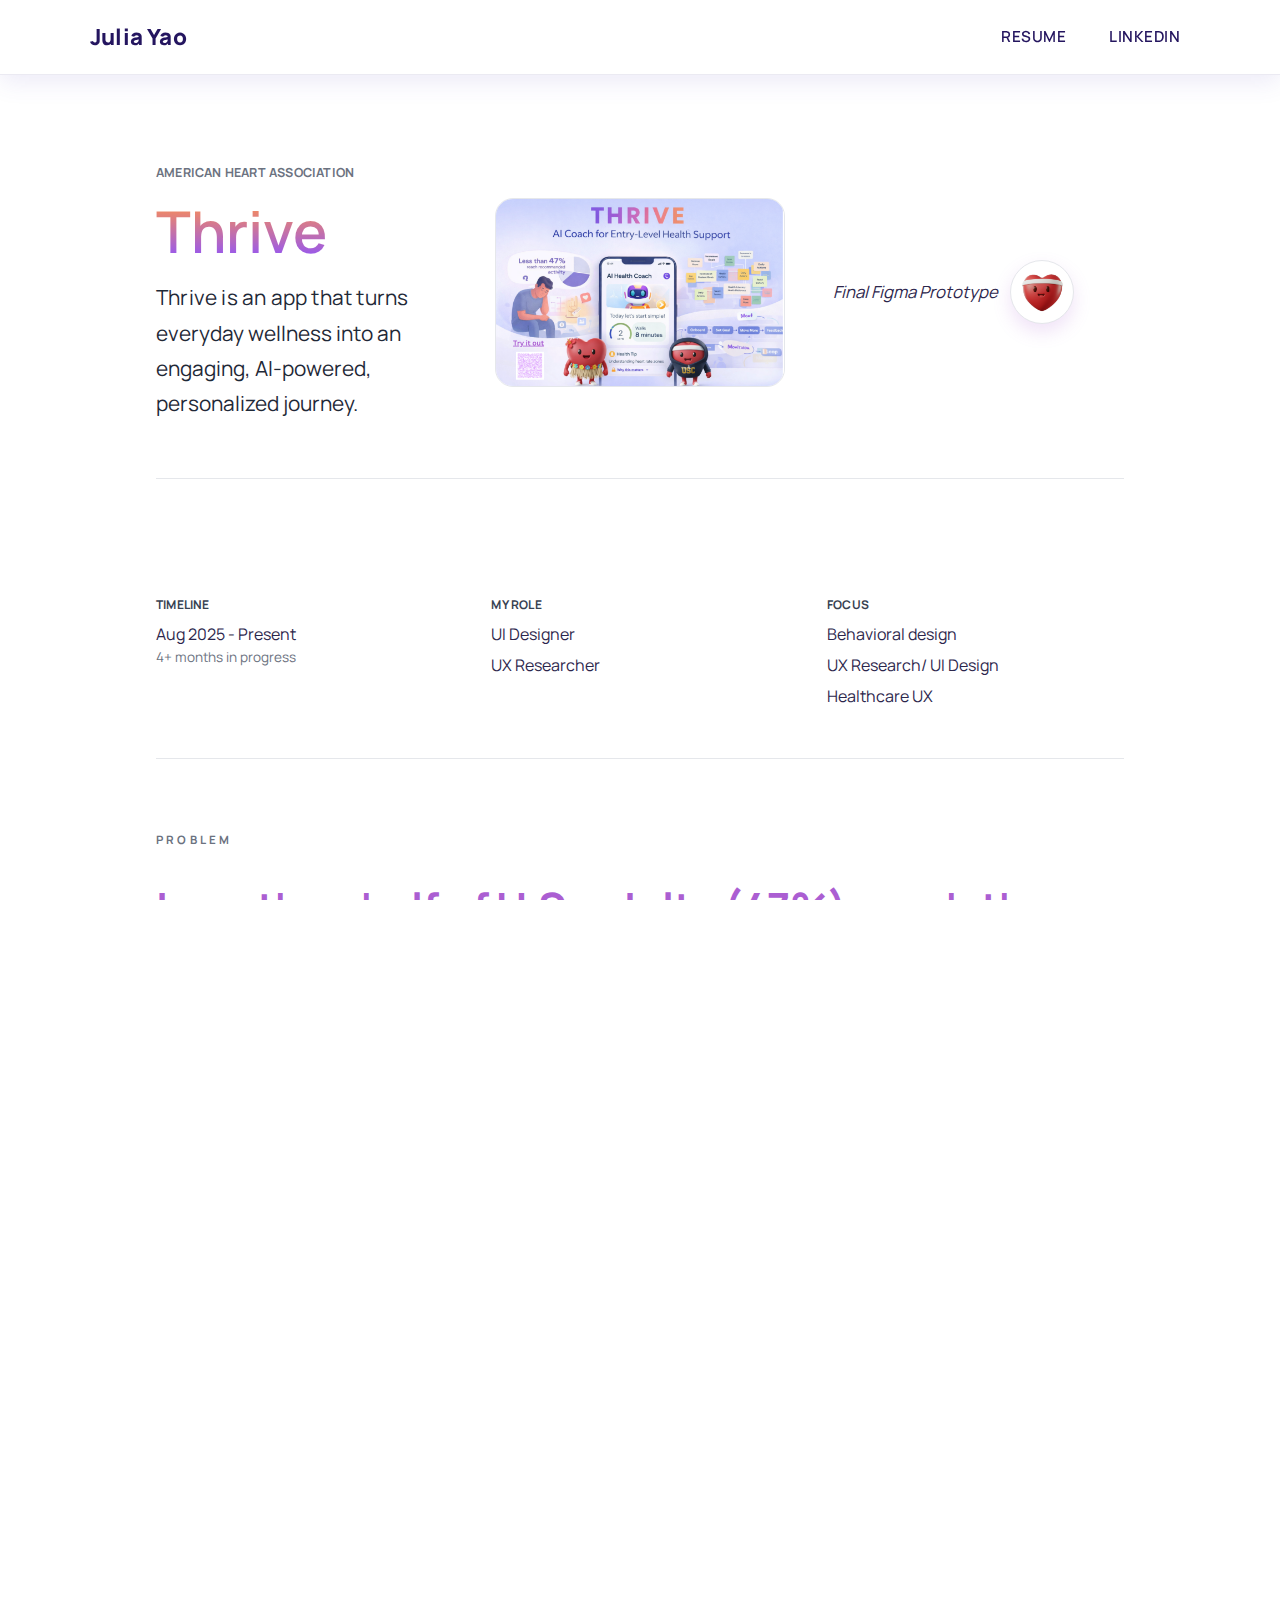
<file: thrive.html>
<!doctype html>
<html lang="en">
<head>
  <meta charset="utf-8">
  <meta name="viewport" content="width=device-width,initial-scale=1">
  <title>Thrive - Project</title>
  <meta name="description" content="Thrive is an AHA-inspired Move More concept that brings Life's Essential 8 into daily routines.">
  <link rel="stylesheet" href="styles/style.css">
  <style>
    body.thrive-case {
      background: #ffffff;
      color: #111827;
      font-family: var(--body-font);
    }

    .case-shell {
      max-width: 1080px;
      margin: 0 auto;
      padding: clamp(4rem, 8vw, 5.5rem) clamp(1.5rem, 5vw, 3.5rem) clamp(6rem, 9vw, 7rem);
      display: grid;
      gap: clamp(3rem, 7vw, 4.5rem);
    }

    .hero-banner {
      display: grid;
      grid-template-columns: repeat(auto-fit, minmax(280px, 1fr));
      gap: clamp(1.75rem, 4vw, 3rem);
      align-items: center;
      padding-bottom: clamp(2.5rem, 5vw, 3.5rem);
      border-bottom: 1px solid #e5e7eb;
    }

    .hero-copy {
      display: grid;
      gap: 1.15rem;
    }

    .hero-eyebrow {
      font-size: 0.78rem;
      text-transform: uppercase;
      letter-spacing: 0.28em;
      font-weight: 700;
      color: #6b7280;
    }

    .hero-title {
      margin: 0;
      font-size: clamp(3rem, 5vw, 3.6rem);
      font-weight: 600;
      line-height: 1.05;
     background: linear-gradient(0deg,  #8c52ff 0%,#ff914d 100%);
      -webkit-background-clip: text;
      /*  */
      -webkit-text-fill-color: transparent;
    }

    .hero-summary {
      font-size: clamp(1.1rem, 2.2vw, 1.3rem);
      line-height: 1.7;
      max-width: 38ch;
      color: #1f2937;
    }

    .hero-prototype {
      display: inline-flex;
      align-items: center;
      gap: 0.75rem;
      font-size: clamp(0.95rem, 1.9vw, 1.05rem);
      color: #1f2937;
      font-style: italic;
    }

    .prototype-callout {
      display: flex;
      align-items: center;
      gap: 1rem;
      flex-wrap: wrap;
    }

    .prototype-callout p {
      margin: 0;
      font-size: clamp(1.08rem, 2.4vw, 1.28rem);
      font-weight: 600;
      color: #1f2937;
    }

    .prototype-icon {
      display: inline-flex;
      align-items: center;
      justify-content: center;
      width: 64px;
      height: 64px;
      border-radius: 50%;
      background: #ffffff;
      border: 1px solid #e5e7eb;
      box-shadow: 0 8px 18px rgba(171, 94, 210, 0.18);
      transition: transform 0.2s ease, box-shadow 0.2s ease;
    }

    .prototype-icon img {
      width: 72%;
      height: 72%;
      object-fit: contain;
    }

    .prototype-icon:hover {
      transform: translateY(-2px);
      box-shadow: 0 16px 28px rgba(171, 94, 210, 0.24);
    }

    .sr-only {
      position: absolute;
      width: 1px;
      height: 1px;
      padding: 0;
      margin: -1px;
      overflow: hidden;
      clip: rect(0, 0, 0, 0);
      border: 0;
    }

    .source-highlight {
      color: #e11d48;
      font-weight: 600;
    }

    .style-note {
      font-family: "Mont", var(--body-font);
      color: #6b7280;
      font-style: italic;
    }

    .hero-art img {
      width: 100%;
      display: block;
      border-radius: 18px;
      border: 1px solid #e5e7eb;
    }

    .case-meta-row {
      display: grid;
      grid-template-columns: repeat(3, minmax(0, 1fr));
      gap: clamp(1.5rem, 3vw, 2.5rem);
      padding-top: clamp(1.75rem, 4vw, 2.75rem);
      padding-bottom: clamp(2rem, 5vw, 3rem);
      border-bottom: 1px solid #e5e7eb;
    }

    .meta-card {
      display: grid;
      gap: 0.5rem;
      align-content: start;
    }

    .meta-label {
      font-size: 0.75rem;
      text-transform: uppercase;
      letter-spacing: 0.28em;
      font-weight: 700;
      color: #374151;
    }

    .meta-list {
      list-style: none;
      padding: 0;
      margin: 0;
      display: grid;
      gap: 0.35rem;
      font-size: 1rem;
      color: #111827;
    }

    .meta-list li span {
      display: block;
      font-size: 0.85rem;
      color: #6b7280;
    }

    .case-section {
      padding: 0 0 clamp(2.4rem, 6vw, 3.2rem);
      border-bottom: 1px solid #e5e7eb;
      display: grid;
      gap: clamp(1.3rem, 3vw, 2.2rem);
    }

    .case-section:last-of-type {
      border-bottom: none;
    }

    .section-tag {
      font-size: 0.72rem;
      text-transform: uppercase;
      letter-spacing: 0.28em;
      font-weight: 700;
      color: #6b7280;
    }

    .section-title {
      margin: 0;
      font-size: clamp(1.9rem, 4.5vw, 2.7rem);
      line-height: 1.1;
      font-weight: 700;
      color: #ab5ed2;
    }

    .section-title.link-title {
      color: #1f2937;
    }

    .link-title__accent {
      color: #ab5ed2;
      text-decoration: none;
    }

    .link-title__accent:hover,
    .link-title__accent:focus {
      text-decoration: underline;
    }

    .prototype-embed {
      width: 100%;
      aspect-ratio: 16 / 9;
      min-height: 360px;
      border: 1px solid #e5e7eb;
      border-radius: 16px;
      overflow: hidden;
      box-shadow: 0 16px 32px rgba(171, 94, 210, 0.14);
      background: #ffffff;
    }

    .prototype-embed iframe {
      width: 100%;
      height: 100%;
      border: 0;
    }

    .section-lead {
      font-size: clamp(1.05rem, 2.1vw, 1.22rem);
      line-height: 1.7;
      color: #2e2d2d;
      max-width: 68ch;
    }

    .section-body {
      display: grid;
      gap: 1.1rem;
      font-size: 1rem;
      line-height: 1.7;
      color: #2e2d2d;
    }

    .section-body p {
      margin: 0;
    }

    .section-list {
      list-style: disc;
      padding-left: 1.5rem;
      margin: 0;
      display: grid;
      gap: 0.5rem;
    }

    .section-title2 {
      margin: 0;
      font-size: clamp(1.5rem, 3.5vw, 2rem);
      line-height: 1.5;
      font-weight: 400;
      color: #1f2937;
    }

    .section-title2 b {
      font-weight: 700;
      color: #ab5ed2;
    }

    .quote-sources {
      margin: 0;
      padding-left: 1.25rem;
      display: grid;
      gap: 0.35rem;
      font-size: 0.9rem;
      color: #4b5563;
      list-style: decimal;
    }

    .insight-grid {
      display: grid;
      grid-template-columns: repeat(auto-fit, minmax(260px, 1fr));
      gap: clamp(1.25rem, 3vw, 2.2rem);
    }

    .insight-card {
      border: 1px solid #e5e7eb;
      border-radius: 16px;
      padding: clamp(1.4rem, 3.2vw, 2rem);
      display: grid;
      gap: 0.75rem;
      background: #ffffff;
    }

    .insight-card h3 {
      margin: 0;
      font-size: 1.15rem;
      color: #0f172a;
    }

    .feature-grid {
      display: grid;
      grid-template-columns: repeat(auto-fit, minmax(250px, 1fr));
      gap: clamp(1.25rem, 3vw, 2.2rem);
    }

    .feature-card {
      border: 1px solid #e5e7eb;
      border-radius: 16px;
      padding: clamp(1.4rem, 3.2vw, 2rem);
      display: grid;
      gap: 0.75rem;
      background: #ffffff;
    }

    .feature-meta {
      font-size: 0.72rem;
      text-transform: uppercase;
      letter-spacing: 0.26em;
      color: #6b7280;
      font-weight: 700;
    }

    .feature-title {
      margin: 0;
      font-size: 1.15rem;
      font-weight: 600;
      color: #0f172a;
    }

    .feature-note {
      font-size: 0.95rem;
      color: #1f2937;
      line-height: 1.6;
    }

    .feature-quote {
      font-size: 0.92rem;
      line-height: 1.55;
      color: #374151;
      background: #f9fafb;
      border-left: 3px solid #111827;
      padding: 0.8rem 1rem;
      border-radius: 12px;
      font-style: italic;
    }

    .section-media {
      margin-top: 1.5rem;
      display: grid;
      gap: clamp(1.5rem, 4vw, 2.5rem);
    }

    .section-media img {
      width: 100%;
      display: block;
      border-radius: 16px;
      border: 1px solid #e5e7eb;
    }

    .case-pagination {
      display: flex;
      flex-wrap: wrap;
      gap: 1rem;
      padding-top: clamp(2.4rem, 6vw, 3rem);
      border-top: 1px solid #e5e7eb;
    }

    .case-pagination__link {
      flex: 1 1 260px;
      text-decoration: none;
      border: 1px solid #e5e7eb;
      border-radius: 16px;
      padding: 1.25rem 1.5rem;
      display: grid;
      gap: 0.35rem;
      background: #ffffff;
      color: #111827;
      transition: background 0.2s ease, border-color 0.2s ease;
    }

    .case-pagination__link:hover {
      background: #f3f4f6;
      border-color: #cbd5f5;
    }

    .case-pagination__label {
      font-size: 0.7rem;
      letter-spacing: 0.28em;
      text-transform: uppercase;
      font-weight: 700;
      color: #6b7280;
    }

    .case-pagination__name {
      font-size: 1.2rem;
      font-weight: 600; 
      color: #111827;
    }

    .case-pagination__note {
      font-size: 0.9rem;
      color: #4b5563;
    }

    @media (max-width: 900px) {
      .case-meta-row {
        grid-template-columns: repeat(2, minmax(0, 1fr));
      }
    }

    @media (max-width: 600px) {
      .case-meta-row {
        grid-template-columns: 1fr;
      }
    }

    @media (max-width: 720px) {
      .case-shell {
        padding: clamp(3rem, 10vw, 4rem) clamp(1rem, 6vw, 1.75rem) clamp(5rem, 12vw, 6rem);
      }

      .hero-summary {
        max-width: none;
      }
    }
  </style>
</head>
<body class="thrive-case">
  <header class="header"></header>
  <script src="components/navbar.js"></script>

  <main class="case-shell">
    <section class="hero-banner" id="top">
      <div class="hero-copy">
        <p class="hero-eyebrow">American Heart Association</p>
        <h1 class="hero-title">Thrive</h1>
        <p class="hero-summary">Thrive is an app that turns everyday wellness into an engaging, AI-powered, personalized journey.</p>

      </div>
      <div class="hero-art">
        <img src="img/AHA/AHA cover qr.png" alt="Thrive app hero screens">
      </div>
                <div class="hero-prototype">
            <span>Final Figma Prototype</span>
            <a class="prototype-icon" href="https://www.figma.com/proto/esbJPok5bjC9sSQP1UekYO/Thrive-Prototype?page-id=1707%3A11146&amp;node-id=1707-12722&amp;starting-point-node-id=1707%3A12722&amp;t=fqPRUGyvo0WgbQrW-1" target="_blank" rel="noopener">
              <span class="sr-only">Open Figma Prototype</span>
              <img src="img/AHA/Mascot.png" alt="Thrive mascot icon">
            </a>
          </div>
    </section>

    <section class="case-meta-row">
      <article class="meta-card">
        <p class="meta-label">Timeline</p>
        <ul class="meta-list">
          <li>Aug 2025 - Present<span>4+ months in progress</span></li>
        </ul>
      </article>
      <article class="meta-card">
        <p class="meta-label">My Role</p>
        <ul class="meta-list">
          <li>UI Designer</li>
          <li>UX Researcher</li>
        </ul>
      </article>
      <article class="meta-card">
        <p class="meta-label">Focus</p>
        <ul class="meta-list">
          <li>Behavioral design</li>
          <li>UX Research/ UI Design</li>
          <li>Healthcare UX</li>
        </ul>
      </article>
    </section>

    <section id="problem" class="case-section">
      <span class="section-tag">Problem</span>
      <h2 class="section-title">Less than half of U.S. adults (47%) reach the recommended weekly physical movement levels.</h2>
      <p class="section-lead">This statistic comes from CDC surveillance data based on the Physical Activity Guidelines for Americans, which track the percentage of adults meeting recommended aerobic and muscle-strengthening activity levels.</p>
     
    </section>
 <section id="solution" class="case-section">
      <span class="section-tag">Solutions</span>
      <!-- <h2 class="section-title">Thrive reframes movement as an adaptive, rewarding journey.</h2> -->
      <div class="section-media">
        <img src="img/AHA/Solution/Community color.png" alt="Community feature presentation slide" loading="lazy">
        <!-- <video src="img/AHA/Solution/AI coach video.mov" alt="Personalized AI Coach feature presentation slide" loading="lazy" controls></video> -->
        <img src="img/AHA/Solution/AI Coach color.png" alt="AI Coach" loading="lazy" controls>
        <img src="img/AHA/Solution/Reward color.png" alt="Reward system presentation slide" loading="lazy">
      </div>
    </section>




    <section id="research" class="case-section">
      <span class="section-tag">Whitepaper Research</span>
            <!-- <p class="section-lead">We combined literature review, competitive audits, and community interviews to understand why motivation collapses after the early wins.</p> -->
<p class="section-lead">Starting with white paper research, I began to draw from research articlaes on the topic of Physical Activity Adherence, Motivation & Behavior Change... when I stumbled upon several statistics from <span class="source-highlight">JMIR Publication:</span> </p>
      <h3 class="section-title2">“...<b>one-size-fits-all</b> physical activity programs<b> did not fit their lifestyles </b>and reduced their willingness to continue using the app.”</h3>
      <h3 class="section-title2">“... <b>uncertain</b> about what <b>types</b> and <b>amounts</b> of physical activity were<b> sufficient</b>, often <b>underestimating the value of everyday movement.</b>”</h3>
      <h3 class="section-title2">“... <b>Motivation </b>to engage in physical activity <b>declines</b> rapidly when feedback is delayed and progress is <b>not immediately visible</b>.”</h3>

      <ol class="quote-sources">
        <li>Tran, J. et al. Engagement Features in Physical Activity Smartphone Apps: Focus Group Study With Sedentary People. JMIR mHealth and uHealth, 2019.</li>
        <li>Künsting, J. et al. Exploring Users’ Experiences of the Uptake and Adoption of Physical Activity Apps. JMIR mHealth and uHealth, 2018.</li>
        <li>Various Authors. Systematic review on gamification and feedback effectiveness in physical activity interventions. BMC Public Health / JMIR Publications.</li>
      </ol>

<section id="conclusion" class="case-section">
      <span class="section-tag">Research Sythesize</span>
      <p>We have summarized the literature reviews into three main reasons: </p>
   
      <div class="section-body">
       <div class="section-media">
        <img src="img/AHA/3 reasons.png" alt="reasons" loading="lazy" controls>
         </div>
      </div>
    </section>

    <section id="persona" class="case-section">
      <span class="section-tag">Persona</span>
      <p>Sam is a busy retail worker in his 30s who wants to build consistent workout habits but struggles with time, motivation, and generic fitness advice.</p>

      <div class="section-media">
        <img src="img/AHA/Persona.png" alt="Reward system presentation slide" loading="lazy">
      </div>
</section>

   <section id="competitve audits" class="case-section"></section>
      <span class="section-tag">competitive audits</span>
         <p class="section-lead">We analyzed leading fitness apps including Strava, Fitbit, Nike Run Club and Apple Fitness.</p>

      <div class="section-media">
     <img src="img/AHA/competitor.png" alt="competitive audits" loading="lazy">

      <h3 class="section-title2">Most fitness apps focus heavily on <b>tracking</b> but offer <b>NO personalized based on users’ fitness level, health literacy, or real-life constraints</b>—creating a high barrier for beginners and underserved users.</h3>
      </div>

</section>

    


<section id="Direction" class="case-section">
<span class="section-tag">Design Direction</span>
<p>Based on the three main research insights that we sythesized, we did more literature reviews to figure out how to solve these three main pain points. </s></p>
 <div class="section-media">
        <img src="img/AHA/3 features.png" alt="Direction" loading="lazy">
      </div>


</section>

<section id="Design" class="case-section">
  <span class="section-tag">The Style Guide</span>
  <p class="style-note">According to color psychology, the purple (Lavendar) color series can soothe the user's emotions and provide gentle stimulation.</p>
    <div class="section-media">
          <img src="img/AHA/Design Foundation.png" alt="Design Foundation" loading="lazy">
    </div>
</section>

<section id="final screens" class="case-section">
<span class="section-tag">The Final Screens</span>
<!-- <p><b>THE FINAL PRODUCT</b></p> -->
  <div class="section-media">
          <img src="img/AHA/Final Screen.png" alt="Final screens" loading="lazy">
        </div>
</section>


<!--    
      <span class="section-tag">Iterations</span>
      <h2 class="section-title">From novelty-driven gamification to sustained behavior change.</h2>
      <div class="section-body">
        <p><strong>Version 1 - Flashy but fleeting.</strong> Early prototypes leaned on streaks and badges, but motivation tanked after the honeymoon period.</p>
        <p><strong>Version 2 - Guided retention loops.</strong> We rebuilt reinforcement schedules, layered contextual coaching, and introduced social accountability to extend engagement.</p>
      </div>
    </section>

    <section id="final-design" class="case-section">
      <span class="section-tag">Final Experience</span>
      <h2 class="section-title">A cohesive companion for daily heart health.</h2>
      <div class="section-body">
        <ul class="section-list">
          <li>Personalized guidance updates with every check-in and movement log.</li>
          <li>Health overviews connect sleep, vitals, and activity into one story.</li>
          <li>Reward systems reinforce consistent effort instead of perfection.</li>
          <li>Community journeys transform progress into a shared experience.</li>
        </ul>
      </div>
    </section>  -->

    <!-- <section id="deliverables" class="case-section">
      <span class="section-tag">Deliverables</span>
      <h2 class="section-title">Everything packaged for stakeholder review.</h2>
      <p class="section-lead">High-fidelity prototypes, a behavioral design style guide, and workshop-ready storytelling decks support the next validation round.</p>
    </section> -->

    <!-- <section id="reflections" class="case-section">
      <span class="section-tag">Reflection</span>
      <h2 class="section-title">Evidence-based design turns guidelines into lived routines.</h2>
      <div class="section-body">
        <p>Thrive reinforced that health products succeed when they respect motivation, accessibility, and sustainability, not just data accuracy.</p>
        <p>Grounding every decision in research showed stakeholders how UX strategy translates public health insight into daily behavior change.</p>
      </div>
    </section> -->

    <section id="prototype" class="case-section">
      <span class="section-tag">Final Prototype</span>
      <div class="section-body prototype-callout">
        <h3 class="section-title link-title">Link to my Full Figma Prototype File <a class="link-title__accent" href="https://www.figma.com/proto/esbJPok5bjC9sSQP1UekYO/Thrive-Prototype?page-id=1707%3A11146&amp;node-id=1707-12722&amp;starting-point-node-id=1707%3A12722&amp;t=fqPRUGyvo0WgbQrW-1" target="_blank" rel="noopener">Here</a></h3>
        <a class="prototype-icon" href="https://www.figma.com/proto/esbJPok5bjC9sSQP1UekYO/Thrive-Prototype?page-id=1707%3A11146&amp;node-id=1707-12722&amp;starting-point-node-id=1707%3A12722&amp;t=fqPRUGyvo0WgbQrW-1" target="_blank" rel="noopener">
            <span class="sr-only">Open Figma Prototype</span>
            <img src="img/AHA/Mascot.png" alt="Thrive mascot icon">
          </a>
      </div>
      <div class="prototype-embed">
        <iframe title="Thrive Figma prototype preview" loading="lazy" allowfullscreen src="https://www.figma.com/embed?embed_host=share&amp;url=https%3A%2F%2Fwww.figma.com%2Fproto%2FesbJPok5bjC9sSQP1UekYO%2FThrive-Prototype%3Fpage-id%3D1707%253A11146%26node-id%3D1707-12722%26starting-point-node-id%3D1707%253A12722%26t%3DfqPRUGyvo0WgbQrW-1%26hide-ui%3D1"></iframe>
      </div>
    </section>

    <nav class="case-pagination" aria-label="Project navigation">
      <a class="case-pagination__link" href="index.html">
        <span class="case-pagination__name">View All Projects</span>
      </a>
    </nav>
  </main>

  <footer class="footer">
    <div class="container footer__row">

</body>
</html>
</file>
<file: styles/style.css>
/* Week03 Final — Flexbox-first layout with clean structure */

@import url('https://fonts.googleapis.com/css2?family=Manrope:wght@400;500;600;700;800&display=swap');

*{box-sizing:border-box;margin:0;padding:0}
html{scroll-behavior:smooth}
html,body{height:100%}
/* Avoid horizontal scrolling globally */
html, body { overflow-x: hidden; }
:root{
  /* brand colors */
  --accent-primary:#6d4dfc;
  --accent-secondary:#ff5f9e;
  --accent-tertiary:#facc15;
  --cardinal:var(--accent-primary);
  --gold:var(--accent-tertiary);
  --brand: linear-gradient(135deg,#6d4dfc 0%,#8a5cfb 35%,#ff5f9e 100%);

  /* text & background */
  --ink:#1f1b3a;
  --ink-2:#433b64;
  --ink-3:#6b5fa2;
  --text-color:#2c264c;
  --heading-color:#24155f;
  --bg:linear-gradient(135deg,#f4f0ff 0%,#eef1ff 45%,#fdf4ff 100%);
  --white:#ffffff;
  --border:rgba(120,111,166,0.25);

  /* typography */
  --heading-font:"Mont","Manrope",-apple-system,BlinkMacSystemFont,"Segoe UI",sans-serif;
  --body-font:"Mont","Manrope",-apple-system,BlinkMacSystemFont,"Segoe UI",sans-serif;
  --label-font:"Mont","Manrope",-apple-system,BlinkMacSystemFont,"Segoe UI",sans-serif;
  --sf-font:var(--body-font);

  --max:1100px;
  --r1:12px; --r2:18px;
  --s1:.5rem; --s2:.75rem; --s3:1rem; --s4:1.5rem; --s5:2rem; --s6:3rem;
}
body{
  font-family: var(--body-font);
  color: var(--text-color);
  background: var(--bg);
  background-attachment: fixed;
  line-height: 1.6;
  padding-top: 75px;
}
.container{max-width:var(--max);margin:0 auto;padding:0 var(--s3)}

/* Header / Nav */
.header{position:fixed;top:0;background:rgba(255,255,255,0.85);backdrop-filter:blur(16px);border-bottom:1px solid rgba(120,111,166,0.15);z-index:40;width:100%;left:0;right:0;box-shadow:0 6px 24px rgba(94,78,192,.12)}
.nav{display:flex;align-items:center;justify-content:space-between;gap:var(--s3);padding:1.2rem 0;flex-wrap:wrap}
.brand{display:flex;align-items:center;gap:.8rem;font-weight:800;letter-spacing:.2px;text-decoration:none;color:var(--heading-color);font-size:1.4rem;transition:color .2s}
.brand:hover{color:var(--accent-primary);text-decoration:none}
.brand__dot{width:12px;height:12px;border-radius:999px;background:var(--gold)}

/* Ensure brand text is always dark */
.brand .brand-text {
  color: var(--heading-color) !important;
}
.brand:hover .brand-text {
  color: var(--accent-primary) !important;
}
.nav__links{display:flex;gap:var(--s4);flex-wrap:wrap}
.nav__links a{text-decoration:none;color:var(--heading-color);padding:.35rem .6rem;border-radius:10px;font-size:.95rem;font-weight:600;text-transform:uppercase;letter-spacing:0.5px;transition:color .2s,background .2s}
.nav__links a:hover{color:var(--accent-primary);background:rgba(125,99,255,0.12)}
.nav__links a:focus{outline:none;box-shadow:none}
.nav__links a:active{outline:none}
.nav__cta a{text-decoration:none;background:var(--brand);color:#fff;padding:.6rem 1rem;border-radius:12px;box-shadow:0 12px 30px rgba(98,83,210,0.28)}

/* Hero */
.hero{display:flex;flex-direction:column;gap:0;align-items:stretch;justify-content:center;padding:0;min-height:auto;text-align:center;position:relative;background:linear-gradient(135deg,#f9f6ff 0%,#f4f0ff 45%,#eef1ff 100%)}
.hero__text{flex:1 1 100%;min-width:280px;background:rgba(255,255,255,0.85);border-radius:24px;padding:3rem 2rem;box-shadow:0 18px 40px rgba(102,78,183,0.18);border-right:none;backdrop-filter:blur(20px);border:1px solid rgba(125,99,255,0.18);}
.hero__text h1{font-family:var(--heading-font);font-size:clamp(2.2rem,5vw,3.4rem);line-height:1.05;margin-bottom:.7rem;letter-spacing:-0.01em;color:var(--heading-color);display:block;width:100%;margin:0;}
.hero__text p{margin-top:var(--s3);color:var(--ink-2);max-width:60ch;margin-left:auto;margin-right:auto;font-size:1.05rem;text-align:left}
.hero__actions{margin-top:var(--s4);display:flex;gap:var(--s3);flex-wrap:wrap;justify-content:flex-start}
.btn{display:inline-flex;align-items:center;gap:.5rem;text-decoration:none;font-weight:600;border-radius:12px;padding:.75rem 1rem;border:1px solid transparent}
.btn--primary{background:var(--brand);color:#fff;box-shadow:0 12px 28px rgba(107,92,255,0.25);transition:box-shadow .2s,transform .2s}
.btn--primary:hover{box-shadow:0 18px 40px rgba(107,92,255,0.32);transform:translateY(-2px)}
.btn--ghost{border-color:var(--border);color:var(--ink);background:white}
.hero__image{flex:1 1 100%;min-width:260px;overflow:hidden;border-radius:24px;box-shadow:0 18px 40px rgba(102,78,183,0.18);max-width:100%;margin:0;transition:box-shadow 0.3s ease;position:relative;width:100%;background:linear-gradient(135deg,#6d4dfc,#ff5f9e);display:flex;align-items:center;justify-content:center}
.hero__image:hover{box-shadow:none}
.hero__image img{display:block;width:100%;height:100%;object-fit:cover;max-height:500px}

/* Scroll prompt - hidden by default, shows on hover */
.scroll-prompt{position:absolute;bottom:20px;left:50%;transform:translateX(-50%);text-align:center;opacity:0;transition:opacity 0.3s ease;z-index:10;display:flex;flex-direction:column;align-items:center;text-decoration:none;cursor:pointer}
.hero__image:hover .scroll-prompt{opacity:1;animation:bounce-scroll 2s infinite}
.scroll-prompt p{background:rgba(255,255,255,0.9);padding:0.75rem 1.5rem;border-radius:20px;font-size:0.95rem;color:var(--ink-2);margin:0;backdrop-filter:blur(10px);transition:all 0.3s ease}
.scroll-prompt:hover p{background:rgba(255,255,255,1);box-shadow:0 4px 12px rgba(0,0,0,.1)}
.scroll-arrow{font-size:1.5rem;margin-top:0.5rem;animation:bounce-arrow 1.5s infinite;color:var(--cardinal)}

@keyframes bounce-scroll{0%, 100%{opacity:1} 50%{opacity:0.6}}
@keyframes bounce-arrow{0%{transform:translateY(0)} 50%{transform:translateY(8px)} 100%{transform:translateY(0)}}

/* Nav avatar (small) */
.brand img.nav-avatar{width:36px;height:36px;border-radius:999px;object-fit:cover;border:2px solid #fff;box-shadow:0 2px 8px rgba(0,0,0,.08)}

/* Avatar hover bubble used on hero images */
.avatar-bubble{position:absolute;right:calc(50% - 80px);top:-36px;background:rgba(255,255,255,0.98);padding:.5rem .8rem;border-radius:8px;box-shadow:0 10px 30px rgba(0,0,0,.12);color:var(--ink-2);font-size:.95rem;opacity:0;transform:translateY(-6px);transition:opacity .22s ease,transform .22s ease;pointer-events:none}
.hero__image{position:relative}
.hero__image:hover .avatar-bubble{opacity:1;transform:translateY(0)}

/* Sections */
.section{padding:var(--s6) 0;overflow:hidden}
.section__title{font-size:clamp(1.25rem,2.5vw,1.75rem);margin-bottom:var(--s3)}
.section__subtitle{color:var(--ink-2);margin-bottom:var(--s4)}

/* Global Typography */
h1, h2 {
  font-family: var(--heading-font);
}

h3, h4, h5, h6 {
  font-family: var(--heading-font);
}

h2 {
  font-weight: 800;
  color: var(--heading-color);
  margin-top: 2rem;
  margin-bottom: 1rem;
  font-size: 1.45rem;
  letter-spacing: -0.015em;
}

p, li, span, div {
  font-family: var(--body-font);
  color: var(--text-color);
}

/* Skills (pills via flex wrap) */
.skills{display:flex;gap:var(--s2);flex-wrap:wrap}
.pill{background:rgba(255,255,255,0.9);border:1px solid rgba(125,99,255,0.2);padding:.5rem .85rem;border-radius:999px;font-size:.95rem;color:var(--ink-2)}

/* Cards grid via Flexbox (global default) */
.cards{
  display: grid;
  grid-template-columns: repeat(2, 1fr);
  gap: var(--s4);
  width: 100%;
  max-width: var(--max);
  margin: 0 auto;
}
.card{background:rgba(255,255,255,0.9);border:1px solid rgba(125,99,255,0.15);border-radius:var(--r1);display:flex;flex-direction:column;overflow:hidden;transition:transform .15s ease,box-shadow .15s ease;box-shadow:0 12px 30px rgba(102,78,183,0.12)}
.card:hover{transform:translateY(-4px);box-shadow:0 18px 42px rgba(102,78,183,0.18)}
.card__media{aspect-ratio:16/9;overflow:hidden}
.card__media img{width:100%;height:100%;display:block;object-fit:cover}
.card__body{padding:var(--s3);display:flex;flex-direction:column;gap:.5rem}
.card__meta{color:var(--ink-3);font-size:.9rem}
.tags{display:flex;gap:.5rem;flex-wrap:wrap;margin-top:.25rem}
.tag{font-size:.8rem;background:#f5f5f5;border:1px solid var(--border);padding:.25rem .5rem;border-radius:999px}

/* Project Navigation */
.project-nav{display:flex;justify-content:space-between;align-items:center;margin:2rem 0 4rem 0;gap:2rem}
.nav-btn{display:inline-block;padding:.75rem 1.65rem;background:var(--brand);color:white;text-decoration:none;border-radius:12px;font-weight:600;font-family:var(--body-font);transition:transform 0.25s ease,box-shadow 0.25s ease}
.nav-btn:hover{transform:translateY(-2px);box-shadow:0 18px 36px rgba(102,78,183,0.3)}
.nav-btn--prev{justify-self:flex-start}
.nav-btn--next{justify-self:flex-end}

/* Footer */
.footer{border-top:1px solid rgba(125,99,255,0.18);padding:var(--s5) 0;color:var(--ink-2);background:rgba(255,255,255,0.88);backdrop-filter:blur(18px)}
.footer__row{display:flex;gap:var(--s5);justify-content:space-between;align-items:center;flex-wrap:wrap}

/* Pseudo-selectors + a11y */
a:focus{outline:3px solid var(--gold);outline-offset:3px}
p::first-line{letter-spacing:.2px}

/* Responsive */
@media (max-width:900px){
  .hero{flex-direction:column}
  .hero__image{order:-1}
}

/* Make project cards single-column on small screens */
@media (max-width:700px) {
  .cards{grid-template-columns: 1fr}
}

/* Desktop hero layout - side by side with photo on right */
@media (min-width:900px){
  .hero{
    flex-direction:row; /* Horizontal layout for desktop */
    min-height:70vh;
    background:var(--cardinal); /* Red background for container */
    padding-top:0;
  }
  .hero__text{
    flex:1 1 50%; /* Take up half the width */
    text-align:left;
    background:#fff; /* White background for text area */
    border-right:6px solid var(--gold); /* Gold border between text and photo */
    border-radius:0;
    display:flex;
    flex-direction:column;
    justify-content:center;
    padding:4rem 2rem; /* Increase padding for larger screens */
  }
  .hero__image{
    flex:1 1 50%; /* Take up half the width */
    background:var(--cardinal);
    border-radius:0;
    order:2; /* Ensure image is on the right side */
  }
  .cards{grid-template-columns:repeat(2, 1fr);gap:2.25rem}
  .card__media{height:170px}
}

/* Home page projects: use full width like projects page, but maintain two columns */
.home-projects .cards{ 
  max-width: var(--max); 
  margin: 0 auto; 
  grid-template-columns: repeat(2, 1fr);
  gap: var(--s4);
}
@media (max-width:700px){ 
  .home-projects .cards{ 
    max-width: 98vw; 
    grid-template-columns: 1fr;
  } 
}

/* Projects listing page: reduce top padding to help show 4 items on first view */
.projects-page .section{ padding-top: var(--s4); }

/* Mobile hamburger menu - REMOVED - always show nav */
.nav__links{display:flex;gap:var(--s4);flex-wrap:wrap}

/* Full-screen Hero Section - Left & Right Split */
.hero-full {
  display: flex;
  flex-direction: column;
  min-height: auto;
  width: 100%;
  margin: 0;
  padding: 0;
}

.hero-left {
  background: var(--cardinal);
  color: #fff;
  padding: 3rem 2rem;
  text-align: left;
  display: flex;
  flex-direction: column;
  justify-content: center;
  min-height: 50vh;
  order: 1;
}

.hero-left h1 {
  font-family: var(--heading-font);
  font-size: clamp(2rem, 5vw, 3.2rem);
  line-height: 1.05;
  margin-bottom: 1rem;
  letter-spacing: -0.01em;
  color: var(--heading-color);
}

.hero-left .subtitle {
  font-size: 1.1rem;
  line-height: 1.6;
  color: #ff9999;
  background: none !important;
  padding: 0 !important;
  margin: 0 !important;
}

.hero-right {
  background: #ffffff;
  padding: 3rem 2rem;
  text-align: center;
  min-height: 50vh;
  display: flex;
  flex-direction: column;
  justify-content: center;
  align-items: center;
  order: 2;
}

/* Hero Mockup - Tilted Images Layout */
.hero-mockup {
  background: linear-gradient(135deg, #f5f5f5 0%, #ffffff 100%);
  display: flex;
  align-items: center;
  justify-content: space-between;
  padding: 4rem 2rem;
  gap: 3rem;
  min-height: 60vh;
  position: relative;
  overflow: hidden;
}

.hero-content {
  flex: 1;
  min-width: 250px;
  z-index: 10;
  text-align: left;
}

.hero-content h1 {
  margin-bottom: 1rem;
}

.hero-images {
  flex: 1.2;
  position: relative;
  height: 500px;
  display: flex;
  align-items: center;
  justify-content: center;
  perspective: 1000px;
}

.mockup-item {
  position: absolute;
  transition: transform 0.3s ease, box-shadow 0.3s ease;
}

.mockup-item:hover {
  transform: scale(1.05) !important;
}

.mockup-item img {
  display: block;
  width: 100%;
  height: auto;
}

/* 3D Stack Hero */
.hero-3d {
  background: linear-gradient(135deg, #f8f9ff 0%, #ffffff 100%);
  display: flex;
  align-items: center;
  justify-content: space-between;
  padding: 4rem 2rem;
  gap: 4rem;
  min-height: 70vh;
  position: relative;
  overflow: hidden;
}

.hero-3d-content {
  flex: 1;
  min-width: 280px;
  z-index: 10;
}

.hero-3d-content h1 {
  line-height: 1.1;
  margin-bottom: 1.5rem;
}

.hero-3d-gallery {
  flex: 1.2;
  position: relative;
  height: 550px;
  display: flex;
  align-items: center;
  justify-content: center;
  perspective: 1200px;
}

.stack-container {
  position: relative;
  width: 320px;
  height: 520px;
  transform-style: preserve-3d;
}

.stack-card {
  position: absolute;
  width: 100%;
  height: 100%;
  background: white;
  border-radius: 24px;
  overflow: hidden;
  box-shadow: 0 20px 60px rgba(0, 82, 163, 0.15), 0 0 1px rgba(0, 0, 0, 0.1);
  transform: 
    rotateZ(var(--rotate)) 
    translateX(var(--translateX)) 
    translateY(var(--translateY)) 
    scale(var(--scale))
    translateZ(calc(var(--index) * -20px));
  transition: all 0.3s cubic-bezier(0.34, 1.56, 0.64, 1);
  cursor: pointer;
}

/* Flat Hero - Grid Layout */
.hero-flat {
  background: linear-gradient(135deg, #f8f9ff 0%, #ffffff 100%);
  display: flex;
  align-items: center;
  justify-content: space-between;
  padding: 4rem 2rem;
  gap: 4rem;
  min-height: 70vh;
  position: relative;
  overflow: hidden;
}

.hero-flat-content {
  flex: 1;
  min-width: 280px;
  z-index: 10;
}

.hero-flat-content h1 {
  line-height: 1.1;
  margin-bottom: 1.5rem;
}

.hero-flat-gallery {
  flex: 1.2;
  position: relative;
  display: grid;
  grid-template-columns: repeat(2, 1fr);
  gap: 1.5rem;
  height: auto;
  max-width: 500px;
}

.gallery-item {
  position: relative;
  border-radius: 16px;
  overflow: hidden;
  background: white;
  box-shadow: 0 10px 40px rgba(0, 82, 163, 0.12);
  transition: all 0.3s ease;
  aspect-ratio: 9 / 16;
}

.gallery-item-1 {
  grid-column: 1;
  grid-row: 1 / 3;
}

.gallery-item-2 {
  grid-column: 2;
  grid-row: 1;
}

.gallery-item-3 {
  grid-column: 2;
  grid-row: 2;
}

.gallery-item-4 {
  grid-column: 1;
  grid-row: 3;
}

.gallery-item-5 {
  grid-column: 2;
  grid-row: 3;
}

.gallery-item:hover {
  box-shadow: 0 20px 60px rgba(0, 82, 163, 0.2);
  transform: translateY(-4px);
}

.gallery-item img {
  width: 100%;
  height: 100%;
  object-fit: cover;
  display: block;
}

/* Feature Card Hover Effect */
.feature-card {
  cursor: pointer;
  transition: all 0.3s ease;
}

.feature-card:hover {
  box-shadow: 0 15px 50px rgba(0, 82, 163, 0.2);
  transform: translateY(-6px);
}

.feature-card:hover .feature-label {
  transform: translateY(0) !important;
}

.feature-label {
  transition: transform 0.3s cubic-bezier(0.34, 1.56, 0.64, 1) !important;
}

.stack-card:hover {
  transform: 
    rotateZ(var(--rotate)) 
    translateX(var(--translateX)) 
    translateY(var(--translateY)) 
    scale(calc(var(--scale) * 1.08))
    translateZ(calc(var(--index) * -20px))
    !important;
  box-shadow: 0 40px 80px rgba(0, 82, 163, 0.25);
}

.stack-card img {
  width: 100%;
  height: 100%;
  object-fit: cover;
  display: block;
}

/* Responsive */
@media (max-width: 1024px) {
  .hero-3d {
    gap: 2rem;
    padding: 3rem 1.5rem;
  }

  .hero-3d-gallery {
    height: 450px;
  }

  .stack-container {
    width: 280px;
    height: 450px;
  }
}

@media (max-width: 900px) {
  .hero-3d {
    flex-direction: column;
    padding: 2rem 1.5rem;
    min-height: auto;
  }

  .hero-3d-gallery {
    height: 400px;
    margin-top: 2rem;
  }

  .stack-container {
    width: 260px;
    height: 400px;
  }

  .hero-3d-content {
    text-align: center;
  }

  .hero-3d-content h1 {
    font-size: 3rem !important;
  }
}

@media (max-width: 640px) {
  .hero-3d {
    padding: 1.5rem 1rem;
  }

  .hero-3d-content h1 {
    font-size: 2.2rem !important;
  }

  .hero-3d-content p:first-of-type {
    font-size: 1.1rem !important;
  }

  .hero-3d-gallery {
    height: 350px;
  }

  .stack-container {
    width: 200px;
    height: 350px;
  }

  .stack-card {
    border-radius: 16px;
  }
}

/* Responsive */
@media (max-width: 900px) {
  .hero-mockup {
    flex-direction: column;
    padding: 2rem 1.5rem;
    min-height: auto;
  }

  .hero-images {
    height: 400px;
  }

  .mockup-item {
    max-width: 220px;
  }
}

@media (max-width: 640px) {
  .hero-mockup {
    padding: 1.5rem 1rem;
  }

  .hero-content {
    text-align: center;
  }

  .hero-content h1 {
    font-size: 2.5rem !important;
  }

  .hero-content p {
    font-size: 1rem;
  }

  .hero-images {
    height: 300px;
  }

  .mockup-item {
    max-width: 180px;
  }
}

/* Desktop - Side by Side Layout */
@media (min-width: 900px) {
  .hero-full {
    flex-direction: row;
    min-height: 70vh;
  }

  .hero-left {
    flex: 1;
    order: 1;
    border-right: 6px solid var(--gold);
  }

  .hero-right {
    flex: 1;
    order: 2;
  }
}

/* Cursor Tracking Bubbles */
.cursor-bubble {
  position: fixed;
  width: 20px;
  height: 20px;
  border-radius: 50%;
  background: radial-gradient(circle at 30% 30%, rgba(139, 0, 0, 0.6), rgba(139, 0, 0, 0.2));
  pointer-events: none;
  z-index: 9999;
  box-shadow: 0 0 10px rgba(139, 0, 0, 0.3);
}

.cursor-bubble.small {
  width: 12px;
  height: 12px;
}

.cursor-bubble.medium {
  width: 20px;
  height: 20px;
}

.cursor-bubble.large {
  width: 30px;
  height: 30px;
}

/* Custom Cursor */
.custom-cursor {
  position: fixed;
  width: 50px;
  height: 50px;
  border-radius: 50%;
  background: radial-gradient(circle at 30% 30%, rgba(100, 200, 255, 0.8), rgba(100, 200, 255, 0.3));
  pointer-events: none;
  z-index: 9999;
  box-shadow: 0 0 20px rgba(100, 200, 255, 0.5), inset -2px -2px 5px rgba(0, 0, 0, 0.1);
  border: 3px solid rgba(255, 255, 255, 0.9);
  transition: opacity 0.3s ease;
}
</file>
<file: styles/animation.css>
@keyframes typing {
  0% { width: 0; }
  100% { width: 100%; }
}

@keyframes blink {
  50% { border-color: transparent; }
}

@keyframes bounce {
  0%, 100% { transform: translateY(0); }
  50% { transform: translateY(-10px); }
}

.title-animated {
  display: inline-block;
  overflow: hidden;
  border-right: 0.15em solid var(--cardinal);
  white-space: nowrap;
  margin: 0;
  font-size: clamp(1.5rem, 4vw, 3.5rem);
  color: var(--cardinal);
  animation: 
    typing 2.5s steps(45, end) forwards,
    blink 0.75s step-end 2.5s infinite;
  text-align: left !important;
  width: 100%;
}

.title-container {
  display: block;
  width: 100%;
  max-width: none;
  text-align: left !important;
}

.hero__text {
  text-align: left !important;
}
</file>
